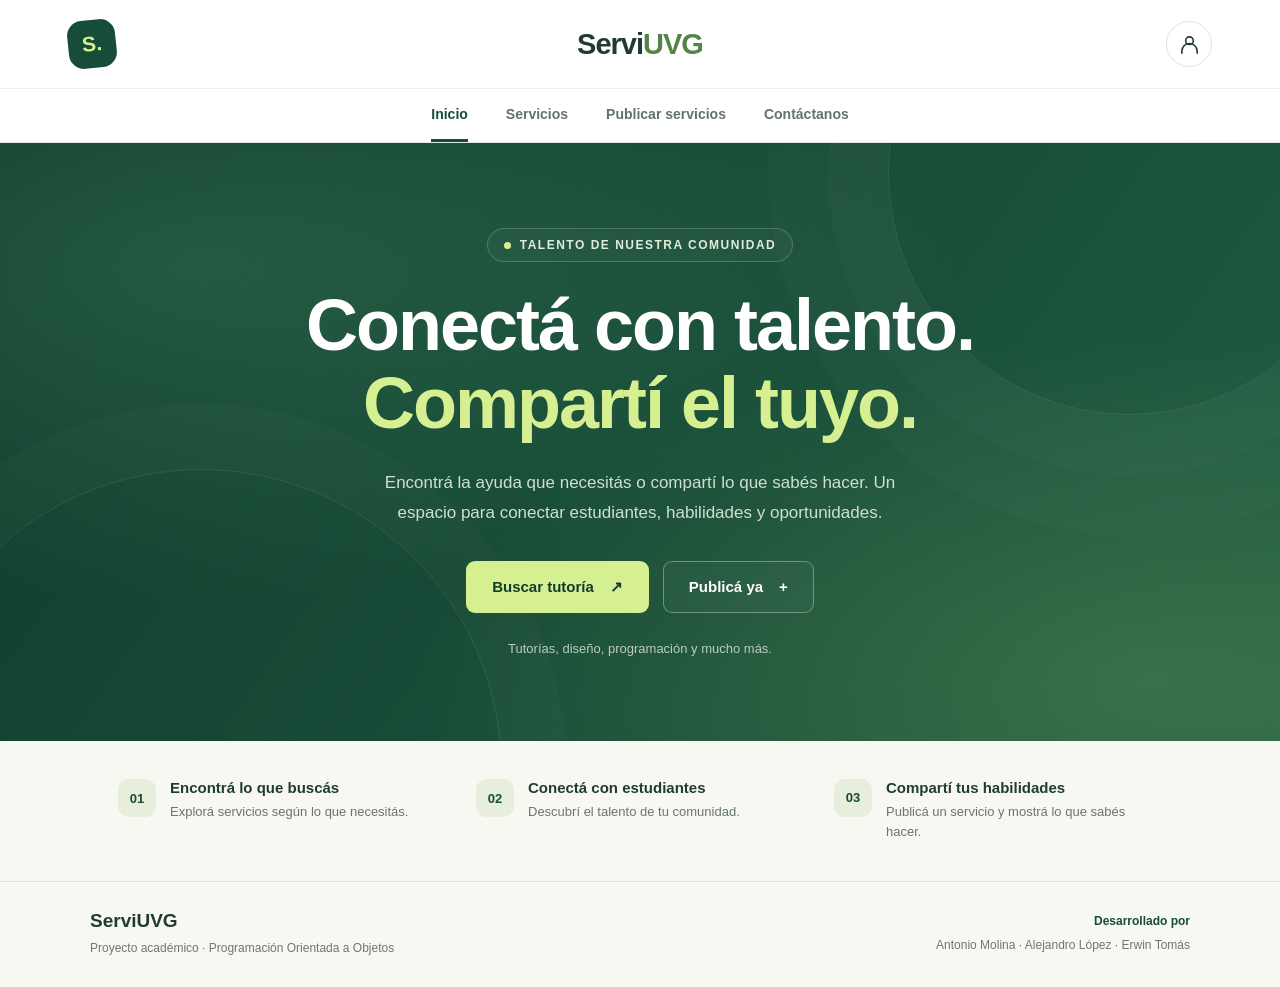
<file: src/main/resources/templates/index.html>
<!DOCTYPE html>
<html lang="es">
<head>
    <meta charset="UTF-8">
    <meta name="viewport" content="width=device-width, initial-scale=1.0">
    <title>ServiUVG | Inicio</title>

    <style>
        :root {
            --verde: #164c38;
            --verde-oscuro: #103c2d;
            --crema: #f7f8f2;
            --lima: #d5ef91;
            --texto: #203c30;
        }

        * {
            box-sizing: border-box;
        }

        body {
            margin: 0;
            font-family: "Segoe UI", Arial, sans-serif;
            background: var(--crema);
            color: var(--texto);
        }

        a {
            color: inherit;
            text-decoration: none;
        }

        a:focus-visible {
            outline: 3px solid #82b649;
            outline-offset: 5px;
        }

        /* ENCABEZADO */

        .encabezado {
            background: white;
        }

        .barra-superior {
            max-width: 1200px;
            margin: auto;
            padding: 20px 28px;
            display: grid;
            grid-template-columns: 1fr auto 1fr;
            align-items: center;
        }

        .logo {
            width: 48px;
            height: 48px;
            display: grid;
            place-items: center;
            border-radius: 15px;
            background: var(--verde);
            color: var(--lima);
            font-size: 21px;
            font-weight: 800;
            transform: rotate(-6deg);
            justify-self: start;
        }

        .nombre-sitio {
            font-size: 29px;
            font-weight: 800;
            letter-spacing: -1px;
        }

        .nombre-sitio span {
            color: #548348;
        }

        .perfil {
            justify-self: end;
            display: grid;
            place-items: center;
            width: 46px;
            height: 46px;
            border: 1px solid #dce5dc;
            border-radius: 50%;
            transition: background 0.2s;
        }

        .perfil:hover {
            background: #edf4e8;
        }

        .perfil svg {
            width: 23px;
            height: 23px;
        }

        /* NAVEGACIÓN */

        .navegacion {
            display: flex;
            justify-content: center;
            gap: 38px;
            padding: 0 20px;
            border-top: 1px solid #eef1ea;
            border-bottom: 1px solid #e2e8dd;
        }

        .navegacion a {
            padding: 17px 0;
            font-size: 14px;
            font-weight: 600;
            color: #647368;
            border-bottom: 3px solid transparent;
        }

        .navegacion a:hover,
        .navegacion a[aria-current="page"] {
            color: var(--verde);
            border-bottom-color: var(--verde);
        }

        /* PORTADA: FONDO EXCLUSIVO DEL INICIO */

        .portada {
            position: relative;
            isolation: isolate;
            overflow: hidden;
            min-height: 570px;
            display: grid;
            place-items: center;
            padding: 85px 24px;
            text-align: center;
            color: white;
            background:
                radial-gradient(
                    ellipse at 15% 20%,
                    #478a6555,
                    transparent 50%
                ),
                radial-gradient(
                    ellipse at 90% 90%,
                    #a7c86b33,
                    transparent 45%
                ),
                linear-gradient(125deg, #103b2c, #205d43);
        }

        .portada::before,
        .portada::after {
            content: "";
            position: absolute;
            z-index: -1;
            width: 480px;
            height: 480px;
            border: 1px solid #ffffff18;
            border-radius: 50%;
            pointer-events: none;
        }

        .portada::before {
            top: -210px;
            right: -90px;
            box-shadow:
                0 0 0 60px #ffffff04,
                0 0 0 120px #ffffff04;
        }

        .portada::after {
            bottom: -330px;
            left: -100px;
            width: 600px;
            height: 600px;
            box-shadow: 0 0 0 65px #ffffff04;
        }

        .contenido-portada {
            max-width: 800px;
        }

        .etiqueta {
            display: inline-flex;
            align-items: center;
            gap: 9px;
            margin: 0 0 25px;
            padding: 9px 16px;
            border: 1px solid #ffffff30;
            border-radius: 30px;
            background: #ffffff08;
            color: #e0edda;
            font-size: 12px;
            font-weight: 600;
            letter-spacing: 1.5px;
            text-transform: uppercase;
        }

        .etiqueta::before {
            content: "";
            width: 7px;
            height: 7px;
            border-radius: 50%;
            background: var(--lima);
        }

        h1 {
            margin: 0;
            font-size: clamp(38px, 6.5vw, 72px);
            line-height: 1.08;
            letter-spacing: -2px;
            font-weight: 750;
        }

        h1 span {
            color: var(--lima);
        }

        .descripcion {
            max-width: 530px;
            margin: 25px auto 32px;
            font-size: 17px;
            line-height: 1.8;
            color: #d0dfd3;
        }

        .botones {
            display: flex;
            justify-content: center;
            flex-wrap: wrap;
            gap: 14px;
        }

        .boton {
            display: inline-flex;
            align-items: center;
            justify-content: center;
            gap: 16px;
            min-height: 52px;
            padding: 15px 25px;
            border: 1px solid transparent;
            border-radius: 9px;
            font-size: 15px;
            font-weight: 700;
            transition:
                transform 0.2s,
                background 0.2s;
        }

        .boton:hover {
            transform: translateY(-3px);
        }

        .boton-principal {
            background: var(--lima);
            color: var(--verde-oscuro);
        }

        .boton-principal:hover {
            background: #e2f6b3;
        }

        .boton-secundario {
            border-color: #ffffff55;
            color: white;
            background: #ffffff08;
        }

        .boton-secundario:hover {
            background: #ffffff18;
        }

        .nota-portada {
            margin: 28px 0 0;
            color: #b8cebe;
            font-size: 13px;
        }

        /* FRANJA INFORMATIVA */

        .ventajas {
            max-width: 1100px;
            margin: auto;
            display: grid;
            grid-template-columns: repeat(3, 1fr);
            gap: 30px;
            padding: 38px 28px;
        }

        .ventaja {
            display: flex;
            align-items: flex-start;
            gap: 14px;
        }

        .numero {
            display: grid;
            place-items: center;
            width: 38px;
            height: 38px;
            flex-shrink: 0;
            background: #e8eedc;
            border-radius: 11px;
            color: var(--verde);
            font-size: 13px;
            font-weight: 800;
        }

        .ventaja h2 {
            margin: 0 0 6px;
            font-size: 15px;
        }

        .ventaja p {
            margin: 0;
            color: #69766c;
            font-size: 13px;
            line-height: 1.6;
        }

        /* FOOTER */

        footer {
            border-top: 1px solid #dfe5d8;
            padding: 28px;
        }

        .contenido-footer {
            max-width: 1100px;
            margin: auto;
            display: flex;
            justify-content: space-between;
            align-items: center;
            gap: 24px;
        }

        .marca-footer {
            margin: 0 0 6px;
            font-size: 19px;
            font-weight: 800;
        }

        .detalle-footer {
            margin: 0;
            color: #6c786e;
            font-size: 12px;
            line-height: 1.7;
        }

        .equipo {
            text-align: right;
        }

        .equipo strong {
            display: block;
            margin-bottom: 7px;
            font-size: 12px;
            color: var(--verde);
        }

        /* ADAPTACIÓN A CELULARES */

        @media (max-width: 600px) {
            .barra-superior {
                padding: 16px;
            }

            .nombre-sitio {
                font-size: 25px;
            }

            .logo {
                width: 40px;
                height: 40px;
                font-size: 18px;
            }

            .perfil {
                width: 40px;
                height: 40px;
            }

            .navegacion {
                gap: 0;
                justify-content: space-around;
                padding: 0 8px;
            }

            .navegacion a {
                font-size: 12px;
            }

            .portada {
                min-height: 510px;
                padding: 65px 20px;
            }

            h1 {
                letter-spacing: -1px;
            }

            .descripcion {
                font-size: 15px;
            }

            .ventajas {
                grid-template-columns: 1fr;
                gap: 24px;
            }

            .contenido-footer {
                flex-direction: column;
                text-align: center;
            }

            .equipo {
                text-align: center;
            }
        }
        /* ANIMACIONES DE ENTRADA */

@keyframes aparecer {
    from {
        opacity: 0;
        transform: translateY(22px);
    }
    to {
        opacity: 1;
        transform: translateY(0);
    }
}

.contenido-portada > * {
    animation: aparecer 0.8s ease-out both;
}

.contenido-portada .etiqueta {
    animation-delay: 0.1s;
}

.contenido-portada h1 {
    animation-delay: 0.25s;
}

.contenido-portada .descripcion {
    animation-delay: 0.4s;
}

.contenido-portada .botones {
    animation-delay: 0.55s;
}

.contenido-portada .nota-portada {
    animation-delay: 0.7s;
}

/* MOVIMIENTO SUAVE DEL FONDO */

@keyframes flotar {
    from {
        transform: translate(0, 0);
    }
    to {
        transform: translate(-25px, 30px);
    }
}

.portada::before {
    animation: flotar 12s ease-in-out infinite alternate;
}

.portada::after {
    animation: flotar 15s ease-in-out infinite alternate-reverse;
}

/* LOGO Y PERFIL */

.logo {
    transition:
        transform 0.3s ease,
        box-shadow 0.3s ease;
}

.logo:hover {
    transform: rotate(0deg) scale(1.08);
    box-shadow: 0 6px 18px #164c3825;
}

.perfil {
    transition:
        transform 0.3s ease,
        background 0.3s ease,
        box-shadow 0.3s ease;
}

.perfil:hover {
    transform: translateY(-3px);
    box-shadow: 0 5px 15px #164c3815;
}

/* LÍNEA ANIMADA DE LA NAVEGACIÓN */

.navegacion a {
    position: relative;
    border-bottom-color: transparent;
    transition: color 0.25s ease;
}

.navegacion a:hover,
.navegacion a[aria-current="page"] {
    border-bottom-color: transparent;
}

.navegacion a::after {
    content: "";
    position: absolute;
    bottom: -3px;
    left: 0;
    width: 100%;
    height: 3px;
    background: var(--verde);
    transform: scaleX(0);
    transform-origin: center;
    transition: transform 0.25s ease;
}

.navegacion a:hover::after,
.navegacion a:focus-visible::after,
.navegacion a[aria-current="page"]::after {
    transform: scaleX(1);
}

/* BOTONES */

.boton {
    transition:
        transform 0.25s ease,
        background 0.25s ease,
        box-shadow 0.25s ease;
}

.boton:hover {
    box-shadow: 0 10px 25px #00000020;
}

.boton:active {
    transform: translateY(0) scale(0.97);
}

.boton span {
    display: inline-block;
    transition: transform 0.25s ease;
}

.boton-principal:hover span {
    transform: translate(3px, -3px);
}

.boton-secundario:hover span {
    transform: rotate(90deg);
}

/* TARJETAS INFORMATIVAS */

.ventaja {
    animation: aparecer 0.7s ease-out both;
}

.ventaja:nth-child(1) {
    animation-delay: 0.65s;
}

.ventaja:nth-child(2) {
    animation-delay: 0.8s;
}

.ventaja:nth-child(3) {
    animation-delay: 0.95s;
}

.numero {
    transition:
        transform 0.3s ease,
        background 0.3s ease;
}

.ventaja:hover .numero {
    transform: rotate(-8deg) scale(1.1);
    background: var(--lima);
}

/* RESPETAR LA PREFERENCIA DE MOVIMIENTO REDUCIDO */

@media (prefers-reduced-motion: reduce) {
    *,
    *::before,
    *::after {
        animation: none !important;
        transition: none !important;
    }
}
    </style>
</head>

<body>
    <header class="encabezado">
        <div class="barra-superior">
            <!-- Logo provisional: después podemos usar una imagen -->
            <a class="logo" href="/" aria-label="ServiUVG: inicio">
                S.
            </a>

            <a class="nombre-sitio" href="/">
                Servi<span>UVG</span>
            </a>

            <a class="perfil" href="/perfil" aria-label="Mi perfil">
                <svg
                    viewBox="0 0 24 24"
                    fill="none"
                    stroke="currentColor"
                    stroke-width="1.7"
                    stroke-linecap="round"
                    aria-hidden="true"
                >
                    <circle cx="12" cy="8" r="4"></circle>
                    <path d="M4 21v-2a8 8 0 0 1 16 0v2"></path>
                </svg>
            </a>
        </div>

        <nav class="navegacion" aria-label="Navegación principal">
            <a href="/" aria-current="page">Inicio</a>
            <a href="/servicios">Servicios</a>
            <a href="/publicar">Publicar servicios</a>
            <a href="/contacto">Contáctanos</a>
        </nav>
    </header>

    <main>
        <section class="portada" aria-labelledby="titulo-inicio">
            <div class="contenido-portada">
                <p class="etiqueta">Talento de nuestra comunidad</p>

                <h1 id="titulo-inicio">
                    Conectá con talento.<br>
                    <span>Compartí el tuyo.</span>
                </h1>

                <p class="descripcion">
                    Encontrá la ayuda que necesitás o compartí lo que
                    sabés hacer. Un espacio para conectar estudiantes,
                    habilidades y oportunidades.
                </p>

                <div class="botones">
                    <a
                        href="/servicios?categoria=tutorias"
                        class="boton boton-principal"
                    >
                        Buscar tutoría
                        <span aria-hidden="true">↗</span>
                    </a>

                    <a href="/publicar" class="boton boton-secundario">
                        Publicá ya
                        <span aria-hidden="true">+</span>
                    </a>
                </div>

                <p class="nota-portada">
                    Tutorías, diseño, programación y mucho más.
                </p>
            </div>
        </section>

        <section class="ventajas" aria-label="Cómo funciona ServiUVG">
            <article class="ventaja">
                <span class="numero" aria-hidden="true">01</span>
                <div>
                    <h2>Encontrá lo que buscás</h2>
                    <p>Explorá servicios según lo que necesitás.</p>
                </div>
            </article>

            <article class="ventaja">
                <span class="numero" aria-hidden="true">02</span>
                <div>
                    <h2>Conectá con estudiantes</h2>
                    <p>Descubrí el talento de tu comunidad.</p>
                </div>
            </article>

            <article class="ventaja">
                <span class="numero" aria-hidden="true">03</span>
                <div>
                    <h2>Compartí tus habilidades</h2>
                    <p>Publicá un servicio y mostrá lo que sabés hacer.</p>
                </div>
            </article>
        </section>
    </main>

    <footer>
        <div class="contenido-footer">
            <div>
                <p class="marca-footer">ServiUVG</p>
                <p class="detalle-footer">
                    Proyecto académico · Programación Orientada a Objetos
                </p>
            </div>

            <div class="equipo">
                <strong>Desarrollado por</strong>
                <p class="detalle-footer">
                    Antonio Molina · Alejandro López · Erwin Tomás
                </p>
            </div>
        </div>
    </footer>
</body>
</html>
</file>
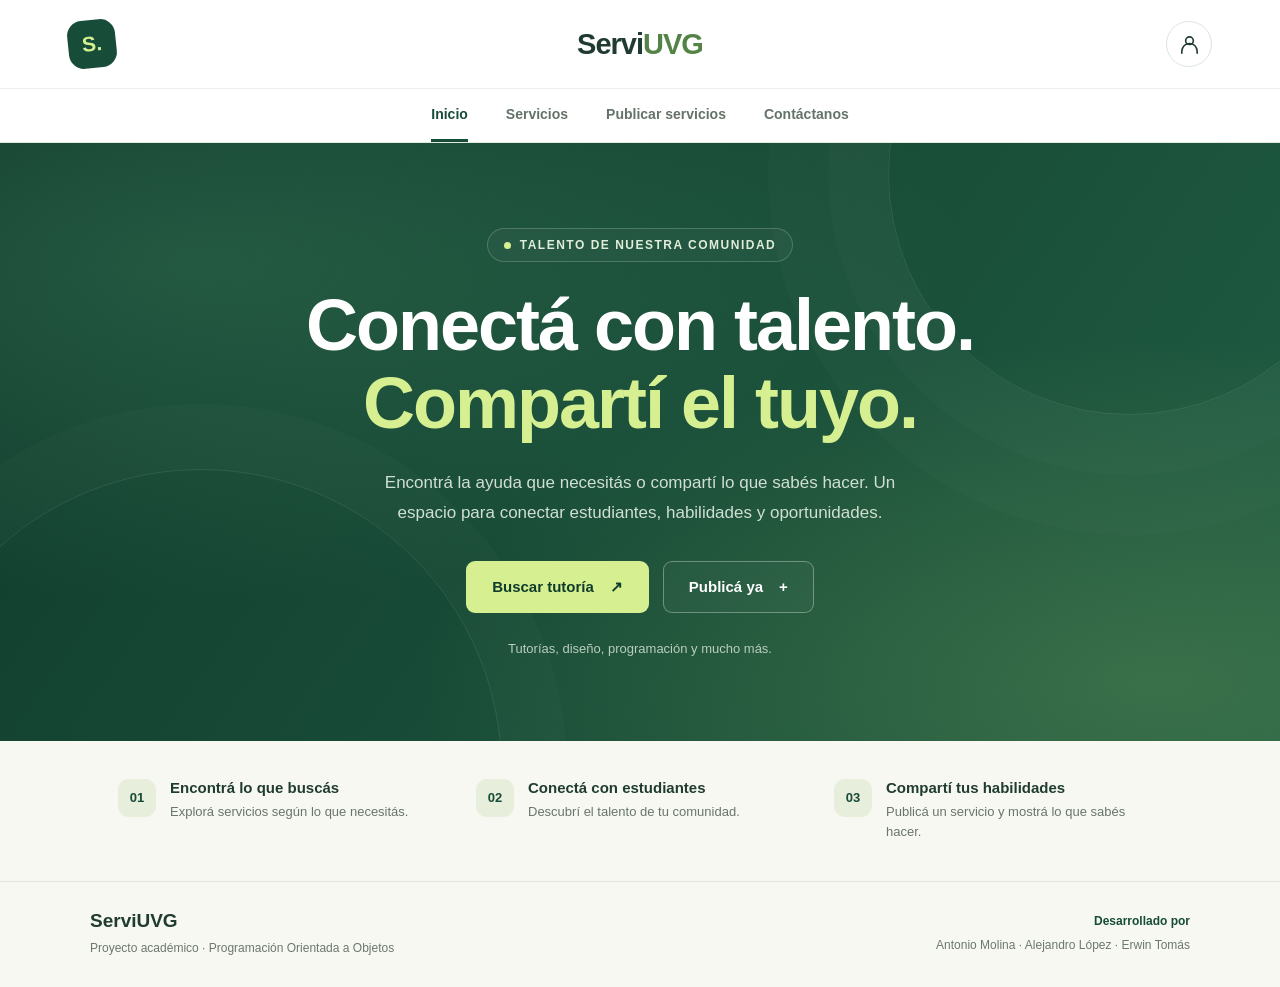
<file: backend/src/main/resources/static/index.html>
<!DOCTYPE html>
<html lang="es">
<head>
    <meta charset="UTF-8">
    <meta name="viewport" content="width=device-width, initial-scale=1.0">
    <title>ServiUVG | Inicio</title>

    <style>
        :root {
            --verde: #164c38;
            --verde-oscuro: #103c2d;
            --crema: #f7f8f2;
            --lima: #d5ef91;
            --texto: #203c30;
        }

        * {
            box-sizing: border-box;
        }

        body {
            margin: 0;
            font-family: "Segoe UI", Arial, sans-serif;
            background: var(--crema);
            color: var(--texto);
        }

        a {
            color: inherit;
            text-decoration: none;
        }

        a:focus-visible {
            outline: 3px solid #82b649;
            outline-offset: 5px;
        }

        /* ENCABEZADO */

        .encabezado {
            background: white;
        }

        .barra-superior {
            max-width: 1200px;
            margin: auto;
            padding: 20px 28px;
            display: grid;
            grid-template-columns: 1fr auto 1fr;
            align-items: center;
        }

        .logo {
            width: 48px;
            height: 48px;
            display: grid;
            place-items: center;
            border-radius: 15px;
            background: var(--verde);
            color: var(--lima);
            font-size: 21px;
            font-weight: 800;
            transform: rotate(-6deg);
            justify-self: start;
        }

        .nombre-sitio {
            font-size: 29px;
            font-weight: 800;
            letter-spacing: -1px;
        }

        .nombre-sitio span {
            color: #548348;
        }

        .perfil {
            justify-self: end;
            display: grid;
            place-items: center;
            width: 46px;
            height: 46px;
            border: 1px solid #dce5dc;
            border-radius: 50%;
            transition: background 0.2s;
        }

        .perfil:hover {
            background: #edf4e8;
        }

        .perfil svg {
            width: 23px;
            height: 23px;
        }

        /* NAVEGACIÓN */

        .navegacion {
            display: flex;
            justify-content: center;
            gap: 38px;
            padding: 0 20px;
            border-top: 1px solid #eef1ea;
            border-bottom: 1px solid #e2e8dd;
        }

        .navegacion a {
            padding: 17px 0;
            font-size: 14px;
            font-weight: 600;
            color: #647368;
            border-bottom: 3px solid transparent;
        }

        .navegacion a:hover,
        .navegacion a[aria-current="page"] {
            color: var(--verde);
            border-bottom-color: var(--verde);
        }

        /* PORTADA: FONDO EXCLUSIVO DEL INICIO */

        .portada {
            position: relative;
            isolation: isolate;
            overflow: hidden;
            min-height: 570px;
            display: grid;
            place-items: center;
            padding: 85px 24px;
            text-align: center;
            color: white;
            background:
                radial-gradient(
                    ellipse at 15% 20%,
                    #478a6555,
                    transparent 50%
                ),
                radial-gradient(
                    ellipse at 90% 90%,
                    #a7c86b33,
                    transparent 45%
                ),
                linear-gradient(125deg, #103b2c, #205d43);
        }

        .portada::before,
        .portada::after {
            content: "";
            position: absolute;
            z-index: -1;
            width: 480px;
            height: 480px;
            border: 1px solid #ffffff18;
            border-radius: 50%;
            pointer-events: none;
        }

        .portada::before {
            top: -210px;
            right: -90px;
            box-shadow:
                0 0 0 60px #ffffff04,
                0 0 0 120px #ffffff04;
        }

        .portada::after {
            bottom: -330px;
            left: -100px;
            width: 600px;
            height: 600px;
            box-shadow: 0 0 0 65px #ffffff04;
        }

        .contenido-portada {
            max-width: 800px;
        }

        .etiqueta {
            display: inline-flex;
            align-items: center;
            gap: 9px;
            margin: 0 0 25px;
            padding: 9px 16px;
            border: 1px solid #ffffff30;
            border-radius: 30px;
            background: #ffffff08;
            color: #e0edda;
            font-size: 12px;
            font-weight: 600;
            letter-spacing: 1.5px;
            text-transform: uppercase;
        }

        .etiqueta::before {
            content: "";
            width: 7px;
            height: 7px;
            border-radius: 50%;
            background: var(--lima);
        }

        h1 {
            margin: 0;
            font-size: clamp(38px, 6.5vw, 72px);
            line-height: 1.08;
            letter-spacing: -2px;
            font-weight: 750;
        }

        h1 span {
            color: var(--lima);
        }

        .descripcion {
            max-width: 530px;
            margin: 25px auto 32px;
            font-size: 17px;
            line-height: 1.8;
            color: #d0dfd3;
        }

        .botones {
            display: flex;
            justify-content: center;
            flex-wrap: wrap;
            gap: 14px;
        }

        .boton {
            display: inline-flex;
            align-items: center;
            justify-content: center;
            gap: 16px;
            min-height: 52px;
            padding: 15px 25px;
            border: 1px solid transparent;
            border-radius: 9px;
            font-size: 15px;
            font-weight: 700;
            transition:
                transform 0.2s,
                background 0.2s;
        }

        .boton:hover {
            transform: translateY(-3px);
        }

        .boton-principal {
            background: var(--lima);
            color: var(--verde-oscuro);
        }

        .boton-principal:hover {
            background: #e2f6b3;
        }

        .boton-secundario {
            border-color: #ffffff55;
            color: white;
            background: #ffffff08;
        }

        .boton-secundario:hover {
            background: #ffffff18;
        }

        .nota-portada {
            margin: 28px 0 0;
            color: #b8cebe;
            font-size: 13px;
        }

        /* FRANJA INFORMATIVA */

        .ventajas {
            max-width: 1100px;
            margin: auto;
            display: grid;
            grid-template-columns: repeat(3, 1fr);
            gap: 30px;
            padding: 38px 28px;
        }

        .ventaja {
            display: flex;
            align-items: flex-start;
            gap: 14px;
        }

        .numero {
            display: grid;
            place-items: center;
            width: 38px;
            height: 38px;
            flex-shrink: 0;
            background: #e8eedc;
            border-radius: 11px;
            color: var(--verde);
            font-size: 13px;
            font-weight: 800;
        }

        .ventaja h2 {
            margin: 0 0 6px;
            font-size: 15px;
        }

        .ventaja p {
            margin: 0;
            color: #69766c;
            font-size: 13px;
            line-height: 1.6;
        }

        /* FOOTER */

        footer {
            border-top: 1px solid #dfe5d8;
            padding: 28px;
        }

        .contenido-footer {
            max-width: 1100px;
            margin: auto;
            display: flex;
            justify-content: space-between;
            align-items: center;
            gap: 24px;
        }

        .marca-footer {
            margin: 0 0 6px;
            font-size: 19px;
            font-weight: 800;
        }

        .detalle-footer {
            margin: 0;
            color: #6c786e;
            font-size: 12px;
            line-height: 1.7;
        }

        .equipo {
            text-align: right;
        }

        .equipo strong {
            display: block;
            margin-bottom: 7px;
            font-size: 12px;
            color: var(--verde);
        }

        /* ADAPTACIÓN A CELULARES */

        @media (max-width: 600px) {
            .barra-superior {
                padding: 16px;
            }

            .nombre-sitio {
                font-size: 25px;
            }

            .logo {
                width: 40px;
                height: 40px;
                font-size: 18px;
            }

            .perfil {
                width: 40px;
                height: 40px;
            }

            .navegacion {
                gap: 0;
                justify-content: space-around;
                padding: 0 8px;
            }

            .navegacion a {
                font-size: 12px;
            }

            .portada {
                min-height: 510px;
                padding: 65px 20px;
            }

            h1 {
                letter-spacing: -1px;
            }

            .descripcion {
                font-size: 15px;
            }

            .ventajas {
                grid-template-columns: 1fr;
                gap: 24px;
            }

            .contenido-footer {
                flex-direction: column;
                text-align: center;
            }

            .equipo {
                text-align: center;
            }
        }
        /* ANIMACIONES DE ENTRADA */

@keyframes aparecer {
    from {
        opacity: 0;
        transform: translateY(22px);
    }
    to {
        opacity: 1;
        transform: translateY(0);
    }
}

.contenido-portada > * {
    animation: aparecer 0.8s ease-out both;
}

.contenido-portada .etiqueta {
    animation-delay: 0.1s;
}

.contenido-portada h1 {
    animation-delay: 0.25s;
}

.contenido-portada .descripcion {
    animation-delay: 0.4s;
}

.contenido-portada .botones {
    animation-delay: 0.55s;
}

.contenido-portada .nota-portada {
    animation-delay: 0.7s;
}

/* MOVIMIENTO SUAVE DEL FONDO */

@keyframes flotar {
    from {
        transform: translate(0, 0);
    }
    to {
        transform: translate(-25px, 30px);
    }
}

.portada::before {
    animation: flotar 12s ease-in-out infinite alternate;
}

.portada::after {
    animation: flotar 15s ease-in-out infinite alternate-reverse;
}

/* LOGO Y PERFIL */

.logo {
    transition:
        transform 0.3s ease,
        box-shadow 0.3s ease;
}

.logo:hover {
    transform: rotate(0deg) scale(1.08);
    box-shadow: 0 6px 18px #164c3825;
}

.perfil {
    transition:
        transform 0.3s ease,
        background 0.3s ease,
        box-shadow 0.3s ease;
}

.perfil:hover {
    transform: translateY(-3px);
    box-shadow: 0 5px 15px #164c3815;
}

/* LÍNEA ANIMADA DE LA NAVEGACIÓN */

.navegacion a {
    position: relative;
    border-bottom-color: transparent;
    transition: color 0.25s ease;
}

.navegacion a:hover,
.navegacion a[aria-current="page"] {
    border-bottom-color: transparent;
}

.navegacion a::after {
    content: "";
    position: absolute;
    bottom: -3px;
    left: 0;
    width: 100%;
    height: 3px;
    background: var(--verde);
    transform: scaleX(0);
    transform-origin: center;
    transition: transform 0.25s ease;
}

.navegacion a:hover::after,
.navegacion a:focus-visible::after,
.navegacion a[aria-current="page"]::after {
    transform: scaleX(1);
}

/* BOTONES */

.boton {
    transition:
        transform 0.25s ease,
        background 0.25s ease,
        box-shadow 0.25s ease;
}

.boton:hover {
    box-shadow: 0 10px 25px #00000020;
}

.boton:active {
    transform: translateY(0) scale(0.97);
}

.boton span {
    display: inline-block;
    transition: transform 0.25s ease;
}

.boton-principal:hover span {
    transform: translate(3px, -3px);
}

.boton-secundario:hover span {
    transform: rotate(90deg);
}

/* TARJETAS INFORMATIVAS */

.ventaja {
    animation: aparecer 0.7s ease-out both;
}

.ventaja:nth-child(1) {
    animation-delay: 0.65s;
}

.ventaja:nth-child(2) {
    animation-delay: 0.8s;
}

.ventaja:nth-child(3) {
    animation-delay: 0.95s;
}

.numero {
    transition:
        transform 0.3s ease,
        background 0.3s ease;
}

.ventaja:hover .numero {
    transform: rotate(-8deg) scale(1.1);
    background: var(--lima);
}

/* RESPETAR LA PREFERENCIA DE MOVIMIENTO REDUCIDO */

@media (prefers-reduced-motion: reduce) {
    *,
    *::before,
    *::after {
        animation: none !important;
        transition: none !important;
    }
}
    </style>
</head>

<body>
    <header class="encabezado">
        <div class="barra-superior">
            <!-- Logo provisional: después podemos usar una imagen -->
            <a class="logo" href="index.html" aria-label="ServiUVG: inicio">
                S.
            </a>

            <a class="nombre-sitio" href="index.html">
                Servi<span>UVG</span>
            </a>

            <a class="perfil" href="perfil.html" aria-label="Mi perfil">
                <svg
                    viewBox="0 0 24 24"
                    fill="none"
                    stroke="currentColor"
                    stroke-width="1.7"
                    stroke-linecap="round"
                    aria-hidden="true"
                >
                    <circle cx="12" cy="8" r="4"></circle>
                    <path d="M4 21v-2a8 8 0 0 1 16 0v2"></path>
                </svg>
            </a>
        </div>

        <nav class="navegacion" aria-label="Navegación principal">
            <a href="index.html" aria-current="page">Inicio</a>
            <a href="servicios.html">Servicios</a>
            <a href="publicar.html">Publicar servicios</a>
            <a href="contacto.html">Contáctanos</a>
        </nav>
    </header>

    <main>
        <section class="portada" aria-labelledby="titulo-inicio">
            <div class="contenido-portada">
                <p class="etiqueta">Talento de nuestra comunidad</p>

                <h1 id="titulo-inicio">
                    Conectá con talento.<br>
                    <span>Compartí el tuyo.</span>
                </h1>

                <p class="descripcion">
                    Encontrá la ayuda que necesitás o compartí lo que
                    sabés hacer. Un espacio para conectar estudiantes,
                    habilidades y oportunidades.
                </p>

                <div class="botones">
                    <a
                        href="servicios.html?categoria=tutorias"
                        class="boton boton-principal"
                    >
                        Buscar tutoría
                        <span aria-hidden="true">↗</span>
                    </a>

                    <a href="publicar.html" class="boton boton-secundario">
                        Publicá ya
                        <span aria-hidden="true">+</span>
                    </a>
                </div>

                <p class="nota-portada">
                    Tutorías, diseño, programación y mucho más.
                </p>
            </div>
        </section>

        <section class="ventajas" aria-label="Cómo funciona ServiUVG">
            <article class="ventaja">
                <span class="numero" aria-hidden="true">01</span>
                <div>
                    <h2>Encontrá lo que buscás</h2>
                    <p>Explorá servicios según lo que necesitás.</p>
                </div>
            </article>

            <article class="ventaja">
                <span class="numero" aria-hidden="true">02</span>
                <div>
                    <h2>Conectá con estudiantes</h2>
                    <p>Descubrí el talento de tu comunidad.</p>
                </div>
            </article>

            <article class="ventaja">
                <span class="numero" aria-hidden="true">03</span>
                <div>
                    <h2>Compartí tus habilidades</h2>
                    <p>Publicá un servicio y mostrá lo que sabés hacer.</p>
                </div>
            </article>
        </section>
    </main>

    <footer>
        <div class="contenido-footer">
            <div>
                <p class="marca-footer">ServiUVG</p>
                <p class="detalle-footer">
                    Proyecto académico · Programación Orientada a Objetos
                </p>
            </div>

            <div class="equipo">
                <strong>Desarrollado por</strong>
                <p class="detalle-footer">
                    Antonio Molina · Alejandro López · Erwin Tomás
                </p>
            </div>
        </div>
    </footer>
</body>
</html>
</file>
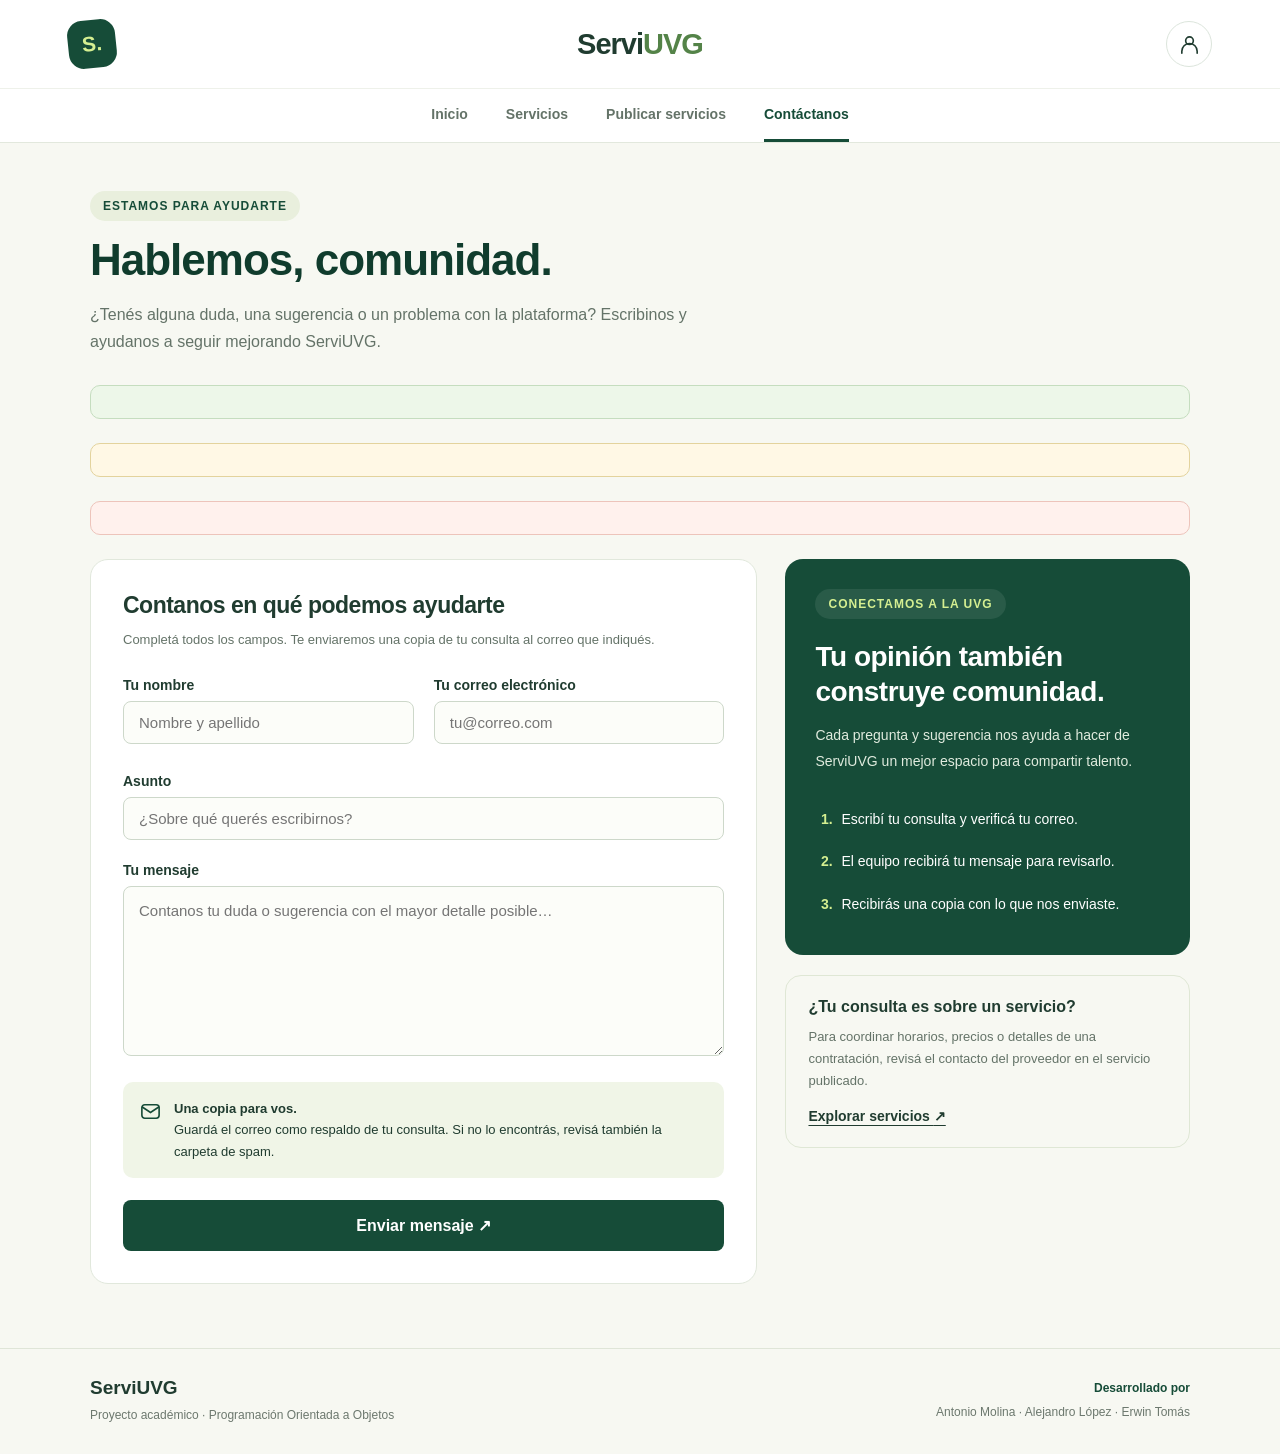
<file: src/main/resources/templates/contacto.html>
<!DOCTYPE html>
<html lang="es" xmlns:th="http://www.thymeleaf.org">
<head>
<meta charset="UTF-8">
<meta name="viewport" content="width=device-width, initial-scale=1.0">
<title>Contáctanos | ServiUVG</title>
<style>
        :root {
            --verde: #164c38;
            --verde-oscuro: #103c2d;
            --crema: #f7f8f2;
            --lima: #d5ef91;
            --texto: #203c30;
            --gris: #647368;
            --error: #e74c3c;
            --exito: #2ecc71;
        }

        * {
            box-sizing: border-box;
        }

        body {
            margin: 0;
            font-family: "Segoe UI", Arial, sans-serif;
            background: var(--crema);
            color: var(--texto);
        }

        a {
            color: inherit;
            text-decoration: none;
        }

        button, input, select, textarea {
            font: inherit;
        }

        /* ENCABEZADO */
        .encabezado {
            background: white;
        }

        .barra-superior {
            max-width: 1200px;
            margin: auto;
            padding: 20px 28px;
            display: grid;
            grid-template-columns: 1fr auto 1fr;
            align-items: center;
        }

        .logo {
            width: 48px;
            height: 48px;
            display: grid;
            place-items: center;
            border-radius: 15px;
            background: var(--verde);
            color: var(--lima);
            font-size: 21px;
            font-weight: 800;
            transform: rotate(-6deg);
            justify-self: start;
        }

        .nombre-sitio {
            font-size: 29px;
            font-weight: 800;
            letter-spacing: -1px;
        }

        .nombre-sitio span {
            color: #548348;
        }

        .perfil {
            justify-self: end;
            display: grid;
            place-items: center;
            width: 46px;
            height: 46px;
            border: 1px solid #dce5dc;
            border-radius: 50%;
        }

        .perfil svg {
            width: 23px;
            height: 23px;
        }

        .navegacion {
            display: flex;
            justify-content: center;
            gap: 38px;
            padding: 0 20px;
            border-top: 1px solid #eef1ea;
            border-bottom: 1px solid #e2e8dd;
        }

        .navegacion a {
            padding: 17px 0;
            font-size: 14px;
            font-weight: 600;
            color: var(--gris);
            border-bottom: 3px solid transparent;
        }

        .navegacion a:hover, .navegacion a[aria-current="page"] {
            color: var(--verde);
            border-bottom-color: var(--verde);
        }

        main {
            max-width: 700px;
            margin: 50px auto;
            padding: 40px;
            background: white;
            border-radius: 16px;
            box-shadow: 0 4px 20px rgba(0,0,0,0.05);
        }

        .encabezado-formulario {
            text-align: center;
            margin-bottom: 35px;
        }

        h1 {
            color: var(--verde-oscuro);
            margin: 0 0 10px;
            font-size: 32px;
            letter-spacing: -1px;
        }

        .descripcion {
            color: var(--gris);
            margin: 0;
            font-size: 16px;
        }

        .grupo-formulario {
            margin-bottom: 22px;
        }

        .grupo-formulario label {
            display: block;
            margin-bottom: 8px;
            font-size: 14px;
            font-weight: 700;
            color: var(--texto);
        }

        .grupo-formulario input,
        .grupo-formulario select,
        .grupo-formulario textarea {
            width: 100%;
            padding: 12px 15px;
            border: 1px solid #cdd8ca;
            border-radius: 8px;
            background: #fcfdf9;
            font-size: 15px;
            transition: border-color 0.2s, box-shadow 0.2s;
        }

        .grupo-formulario textarea {
            resize: vertical;
            min-height: 100px;
        }

        .grupo-formulario input:focus,
        .grupo-formulario select:focus,
        .grupo-formulario textarea:focus {
            outline: none;
            border-color: #578042;
            box-shadow: 0 0 0 3px #d5ef9140;
        }

        .fila-doble {
            display: grid;
            grid-template-columns: 1fr 1fr;
            gap: 20px;
        }

        .btn-submit {
            width: 100%;
            background: var(--verde);
            color: white;
            border: none;
            padding: 16px;
            border-radius: 8px;
            font-size: 16px;
            font-weight: bold;
            cursor: pointer;
            margin-top: 20px;
            transition: transform 0.2s, background 0.2s, box-shadow 0.2s;
        }

        .btn-submit:hover {
            background: #26724e;
            transform: translateY(-2px);
            box-shadow: 0 6px 14px #164c3815;
        }

        .mensaje-exito {
            background-color: #eafaf1;
            color: var(--exito);
            padding: 15px;
            border-radius: 8px;
            margin-bottom: 25px;
            font-size: 15px;
            text-align: center;
            font-weight: 600;
        }

        footer {
            border-top: 1px solid #dfe5d8;
            padding: 28px;
            margin-top: 50px;
            background: var(--crema);
        }

        .contenido-footer {
            max-width: 1100px;
            margin: auto;
            display: flex;
            justify-content: space-between;
            align-items: center;
        }

        .marca-footer {
            margin: 0 0 6px;
            font-size: 19px;
            font-weight: 800;
        }

        .detalle-footer {
            margin: 0;
            color: #6c786e;
            font-size: 12px;
        }

        .equipo strong {
            display: block;
            margin-bottom: 7px;
            font-size: 12px;
            color: var(--verde);
            text-align: right;
        }

        @media (max-width: 600px) {
            .fila-doble {
                grid-template-columns: 1fr;
                gap: 0;
            }
            .navegacion {
                gap: 15px;
            }
        }
    
        body { min-height:100vh; display:flex; flex-direction:column; }
        main { max-width:1100px; width:calc(100% - 48px); margin:48px auto 64px;
            padding:0; background:transparent; box-shadow:none; }
        .intro { max-width:650px; margin-bottom:30px; }
        .etiqueta { display:inline-block; background:#e9efdd; color:var(--verde);
            padding:8px 13px; border-radius:30px; font-size:12px; font-weight:700; letter-spacing:1px; }
        h1 { font-size:clamp(32px,5vw,44px); margin:14px 0; }
        .intro p:last-child { color:var(--gris); line-height:1.7; }
        .contacto-layout { display:grid; grid-template-columns: minmax(0,1.65fr) minmax(0,1fr); gap:28px; align-items:start; }
        .tarjeta-formulario { background:white; padding:32px; border:1px solid #e1e8dc; border-radius:18px; }
        .tarjeta-formulario h2 { margin:0 0 10px; font-size:23px; letter-spacing:-.5px; }
        .ayuda { color:var(--gris); font-size:13px; line-height:1.65; margin:0 0 26px; }
        .grupo-formulario textarea { min-height:170px; line-height:1.6; }
        .grupo-formulario [aria-invalid="true"] { border-color:#b03427; }
        .error-campo { display:block; color:#a22c22; font-size:13px; margin-top:7px; }
        .nota-copia { display:flex; gap:12px; align-items:flex-start; border-radius:10px;
            background:#f0f5e7; padding:16px; font-size:13px; line-height:1.65; }
        .nota-copia svg { width:23px; height:23px; flex-shrink:0; color:var(--verde); margin-top:2px; }
        .nota-copia p { margin:0; }
        .btn-submit { margin-top:22px; }
        .btn-submit:disabled { opacity:.7; cursor:wait; transform:none; }
        .panel-ayuda { background:var(--verde); color:white; padding:30px; border-radius:18px; }
        .panel-ayuda .etiqueta { background:#ffffff15; color:var(--lima); }
        .panel-ayuda h2 { font-size:28px; line-height:1.25; letter-spacing:-.5px; margin:20px 0 14px; }
        .panel-ayuda p { font-size:14px; line-height:1.8; color:#e0ebde; }
        .pasos { padding-left:21px; margin:24px 0 0; }
        .pasos li { padding:10px 0 10px 5px; font-size:14px; line-height:1.6; }
        .pasos li::marker { color:var(--lima); font-weight:700; }
        .ayuda-extra { border:1px solid #dfe7d5; border-radius:16px; padding:22px; margin-top:20px; }
        .ayuda-extra h3 { margin:0 0 10px; font-size:16px; }
        .ayuda-extra p { color:var(--gris); font-size:13px; line-height:1.7; margin:0; }
        .ayuda-extra a { display:inline-block; margin-top:16px; font-size:14px; font-weight:700; text-decoration:underline; text-underline-offset:4px; }
        .aviso { border:1px solid #c5ddbf; border-radius:10px; background:#edf7e9;
            color:#24552e; padding:16px 20px; line-height:1.6; margin-bottom:24px; }
        .aviso-error { background:#fff1ed; border-color:#edc4bb; color:#95372c; }
        .aviso-advertencia { background:#fff8e5; border-color:#e3d39d; color:#705414; }
        footer { margin-top:auto; }
        .contenido-footer { gap:24px; }
        .detalle-footer { line-height:1.7; }
        a:focus-visible, button:focus-visible { outline:3px solid #82b649; outline-offset:4px; }
        .logo { transition:transform .25s; }
        .logo:hover { transform:rotate(0deg) scale(1.06); }
        @media(max-width:760px) {
            .contacto-layout { grid-template-columns:1fr; }
            main { width:calc(100% - 32px); margin-top:28px; }
            .tarjeta-formulario { padding:22px; }
        }
        @media(max-width:600px) {
            .barra-superior { padding:16px; }
            .nombre-sitio { font-size:25px; }
            .logo, .perfil { width:40px; height:40px; }
            .navegacion { gap:0; justify-content:space-around; padding:0 8px; }
            .navegacion a { font-size:12px; }
            .contenido-footer { flex-direction:column; text-align:center; }
            .equipo strong { text-align:center; }
        }
        @media(prefers-reduced-motion:reduce) { * { transition:none !important; } }
</style>
</head>
<body>
<header class="encabezado">
        <div class="barra-superior">
            <!-- Logo provisional: después podemos usar una imagen -->
            <a class="logo" href="/" aria-label="ServiUVG: inicio">
                S.
            </a>

            <a class="nombre-sitio" href="/">
                Servi<span>UVG</span>
            </a>

            <a class="perfil" href="/perfil" aria-label="Mi perfil">
                <svg
                    viewBox="0 0 24 24"
                    fill="none"
                    stroke="currentColor"
                    stroke-width="1.7"
                    stroke-linecap="round"
                    aria-hidden="true"
                >
                    <circle cx="12" cy="8" r="4"></circle>
                    <path d="M4 21v-2a8 8 0 0 1 16 0v2"></path>
                </svg>
            </a>
        </div>

        <nav class="navegacion" aria-label="Navegación principal">
            <a href="/">Inicio</a>
            <a href="/servicios">Servicios</a>
            <a href="/publicar">Publicar servicios</a>
            <a href="/contacto" aria-current="page">Contáctanos</a>
        </nav>
    </header>
    <main id="contenido">
        <div class="intro">
            <span class="etiqueta">ESTAMOS PARA AYUDARTE</span>
            <h1>Hablemos, comunidad.</h1>
            <p>¿Tenés alguna duda, una sugerencia o un problema con la plataforma?
                Escribinos y ayudanos a seguir mejorando ServiUVG.</p>
        </div>
        <div th:if="${exito}" class="aviso" role="status" th:text="${exito}"></div>
        <div th:if="${advertencia}" class="aviso aviso-advertencia" role="status" th:text="${advertencia}"></div>
        <div th:if="${errorEnvio}" class="aviso aviso-error" role="alert" th:text="${errorEnvio}"></div>
        <div class="contacto-layout">
            <section class="tarjeta-formulario" aria-labelledby="titulo-formulario">
                <h2 id="titulo-formulario">Contanos en qué podemos ayudarte</h2>
                <p class="ayuda">Completá todos los campos. Te enviaremos una copia de tu consulta al correo que indiqués.</p>
                <form th:action="@{/contacto}" th:object="${contacto}" method="post" id="form-contacto">
                    <div class="fila-doble">
                        <div class="grupo-formulario">
                            <label for="nombre">Tu nombre</label>
                            <input type="text" id="nombre" th:field="*{nombre}" autocomplete="name" placeholder="Nombre y apellido" required maxlength="80"
                                aria-describedby="nombre-error" th:attr="aria-invalid=${#fields.hasErrors('nombre')}">
                            <span id="nombre-error" class="error-campo" th:if="${#fields.hasErrors('nombre')}" th:errors="*{nombre}"></span>
                        </div>
                        <div class="grupo-formulario">
                            <label for="correo">Tu correo electrónico</label>
                            <input type="email" id="correo" th:field="*{correo}" autocomplete="email" placeholder="tu@correo.com" required maxlength="254"
                                aria-describedby="correo-error" th:attr="aria-invalid=${#fields.hasErrors('correo')}">
                            <span id="correo-error" class="error-campo" th:if="${#fields.hasErrors('correo')}" th:errors="*{correo}"></span>
                        </div>
                    </div>
                    <div class="grupo-formulario">
                        <label for="asunto">Asunto</label>
                        <input type="text" id="asunto" th:field="*{asunto}" placeholder="¿Sobre qué querés escribirnos?" required maxlength="120"
                            aria-describedby="asunto-error" th:attr="aria-invalid=${#fields.hasErrors('asunto')}">
                        <span id="asunto-error" class="error-campo" th:if="${#fields.hasErrors('asunto')}" th:errors="*{asunto}"></span>
                    </div>
                    <div class="grupo-formulario">
                        <label for="mensaje">Tu mensaje</label>
                        <textarea id="mensaje" th:field="*{mensaje}" placeholder="Contanos tu duda o sugerencia con el mayor detalle posible…" required minlength="10" maxlength="5000"
                            aria-describedby="mensaje-error" th:attr="aria-invalid=${#fields.hasErrors('mensaje')}"></textarea>
                        <span id="mensaje-error" class="error-campo" th:if="${#fields.hasErrors('mensaje')}" th:errors="*{mensaje}"></span>
                    </div>
                    <div class="nota-copia"><svg viewBox="0 0 24 24" fill="none" stroke="currentColor" stroke-width="1.7" aria-hidden="true"><rect x="3" y="5" width="18" height="14" rx="3"/><path d="m3 7 9 6 9-6"/></svg><p><strong>Una copia para vos.</strong><br>Guardá el correo como respaldo de tu consulta. Si no lo encontrás, revisá también la carpeta de spam.</p></div>
                    <button type="submit" class="btn-submit" id="enviar">Enviar mensaje <span aria-hidden="true">↗</span></button>
                </form>
            </section>
            <aside aria-label="Información de contacto">
                <div class="panel-ayuda">
                    <span class="etiqueta">CONECTAMOS A LA UVG</span>
                    <h2>Tu opinión también construye comunidad.</h2>
                    <p>Cada pregunta y sugerencia nos ayuda a hacer de ServiUVG un mejor espacio para compartir talento.</p>
                    <ol class="pasos">
                        <li>Escribí tu consulta y verificá tu correo.</li>
                        <li>El equipo recibirá tu mensaje para revisarlo.</li>
                        <li>Recibirás una copia con lo que nos enviaste.</li>
                    </ol>
                </div>
                <div class="ayuda-extra">
                    <h3>¿Tu consulta es sobre un servicio?</h3>
                    <p>Para coordinar horarios, precios o detalles de una contratación, revisá el contacto del proveedor en el servicio publicado.</p>
                    <a href="/servicios">Explorar servicios <span aria-hidden="true">↗</span></a>
                </div>
            </aside>
        </div>
    </main>
<footer>
        <div class="contenido-footer">
            <div>
                <p class="marca-footer">ServiUVG</p>
                <p class="detalle-footer">
                    Proyecto académico · Programación Orientada a Objetos
                </p>
            </div>

            <div class="equipo">
                <strong>Desarrollado por</strong>
                <p class="detalle-footer">
                    Antonio Molina · Alejandro López · Erwin Tomás
                </p>
            </div>
        </div>
    </footer>
    <script>
        const formulario = document.getElementById('form-contacto');
        formulario.addEventListener('submit', () => {
            const boton = document.getElementById('enviar');
            boton.disabled = true;
            boton.textContent = 'Enviando…';
        });
        window.addEventListener('pageshow', () => {
            const boton = document.getElementById('enviar');
            boton.disabled = false;
            boton.textContent = 'Enviar mensaje ↗';
        });
    </script>
</body>
</html>
</file>
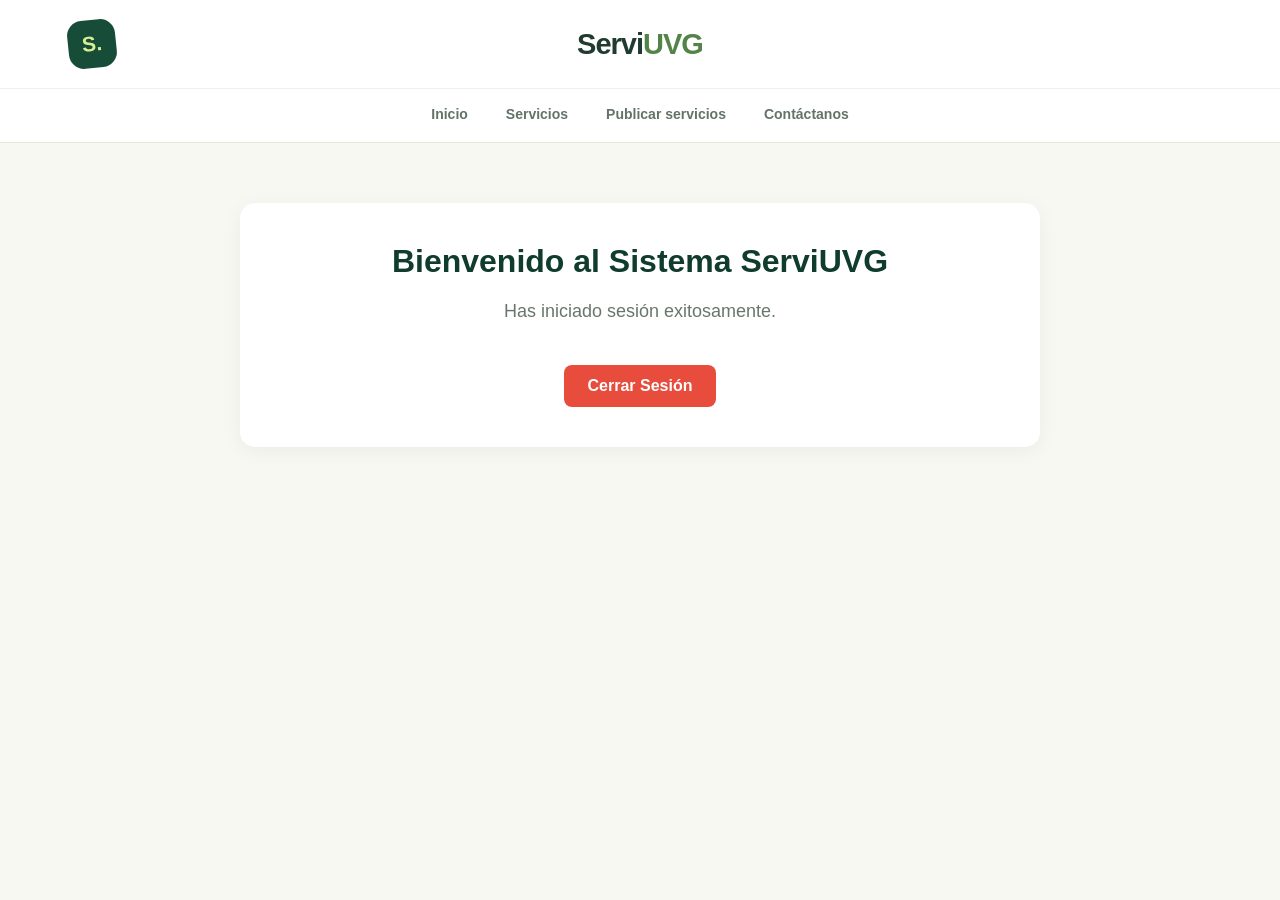
<file: src/main/resources/templates/dashboard.html>
<!DOCTYPE html>
<html xmlns:th="http://www.thymeleaf.org" lang="es">
<head>
    <meta charset="UTF-8">
    <meta name="viewport" content="width=device-width, initial-scale=1.0">
    <title>Panel Principal - ServiUVG</title>

    <style>
        :root {
            --verde: #164c38;
            --verde-oscuro: #103c2d;
            --crema: #f7f8f2;
            --lima: #d5ef91;
            --texto: #203c30;
        }

        * {
            box-sizing: border-box;
        }

        body {
            margin: 0;
            font-family: "Segoe UI", Arial, sans-serif;
            background: var(--crema);
            color: var(--texto);
        }

        a {
            color: inherit;
            text-decoration: none;
        }

        /* ENCABEZADO */
        .encabezado {
            background: white;
        }

        .barra-superior {
            max-width: 1200px;
            margin: auto;
            padding: 20px 28px;
            display: grid;
            grid-template-columns: 1fr auto 1fr;
            align-items: center;
        }

        .logo {
            width: 48px;
            height: 48px;
            display: grid;
            place-items: center;
            border-radius: 15px;
            background: var(--verde);
            color: var(--lima);
            font-size: 21px;
            font-weight: 800;
            transform: rotate(-6deg);
            justify-self: start;
        }

        .nombre-sitio {
            font-size: 29px;
            font-weight: 800;
            letter-spacing: -1px;
        }

        .nombre-sitio span {
            color: #548348;
        }

        /* NAVEGACIÓN */
        .navegacion {
            display: flex;
            justify-content: center;
            gap: 38px;
            padding: 0 20px;
            border-top: 1px solid #eef1ea;
            border-bottom: 1px solid #e2e8dd;
        }

        .navegacion a {
            padding: 17px 0;
            font-size: 14px;
            font-weight: 600;
            color: #647368;
            border-bottom: 3px solid transparent;
        }

        .navegacion a:hover {
            color: var(--verde);
            border-bottom-color: var(--verde);
        }

        /* CONTENIDO PRINCIPAL */
        main {
            max-width: 800px;
            margin: 60px auto;
            padding: 40px;
            background: white;
            border-radius: 15px;
            box-shadow: 0 4px 20px rgba(0,0,0,0.05);
            text-align: center;
        }

        h1 {
            color: var(--verde-oscuro);
            margin-top: 0;
        }

        p {
            font-size: 18px;
            color: #69766c;
        }

        .btn-logout {
            background: #e74c3c;
            color: white;
            border: none;
            padding: 12px 24px;
            border-radius: 8px;
            font-size: 16px;
            font-weight: bold;
            cursor: pointer;
            margin-top: 25px;
            transition: background 0.3s;
        }

        .btn-logout:hover {
            background: #c0392b;
        }
    </style>
</head>
<body>
    <header class="encabezado">
        <div class="barra-superior">
            <a class="logo" href="/" aria-label="ServiUVG: inicio">S.</a>
            <a class="nombre-sitio" href="/">Servi<span>UVG</span></a>
            <div style="justify-self: end;"></div> <!-- Espacio vacío para mantener el centro del grid -->
        </div>

        <nav class="navegacion" aria-label="Navegación principal">
            <a href="/">Inicio</a>
            <a href="/servicios">Servicios</a>
            <a href="/publicar">Publicar servicios</a>
            <a href="/contacto">Contáctanos</a>
        </nav>
    </header>

    <main>
        <h1>Bienvenido al Sistema ServiUVG</h1>
        <p>Has iniciado sesión exitosamente.</p>

        <!-- Formulario de cierre de sesión conectado a Spring Security -->
        <form th:action="@{/logout}" method="post">
            <button type="submit" class="btn-logout">Cerrar Sesión</button>
        </form>
    </main>
</body>
</html>
</file>
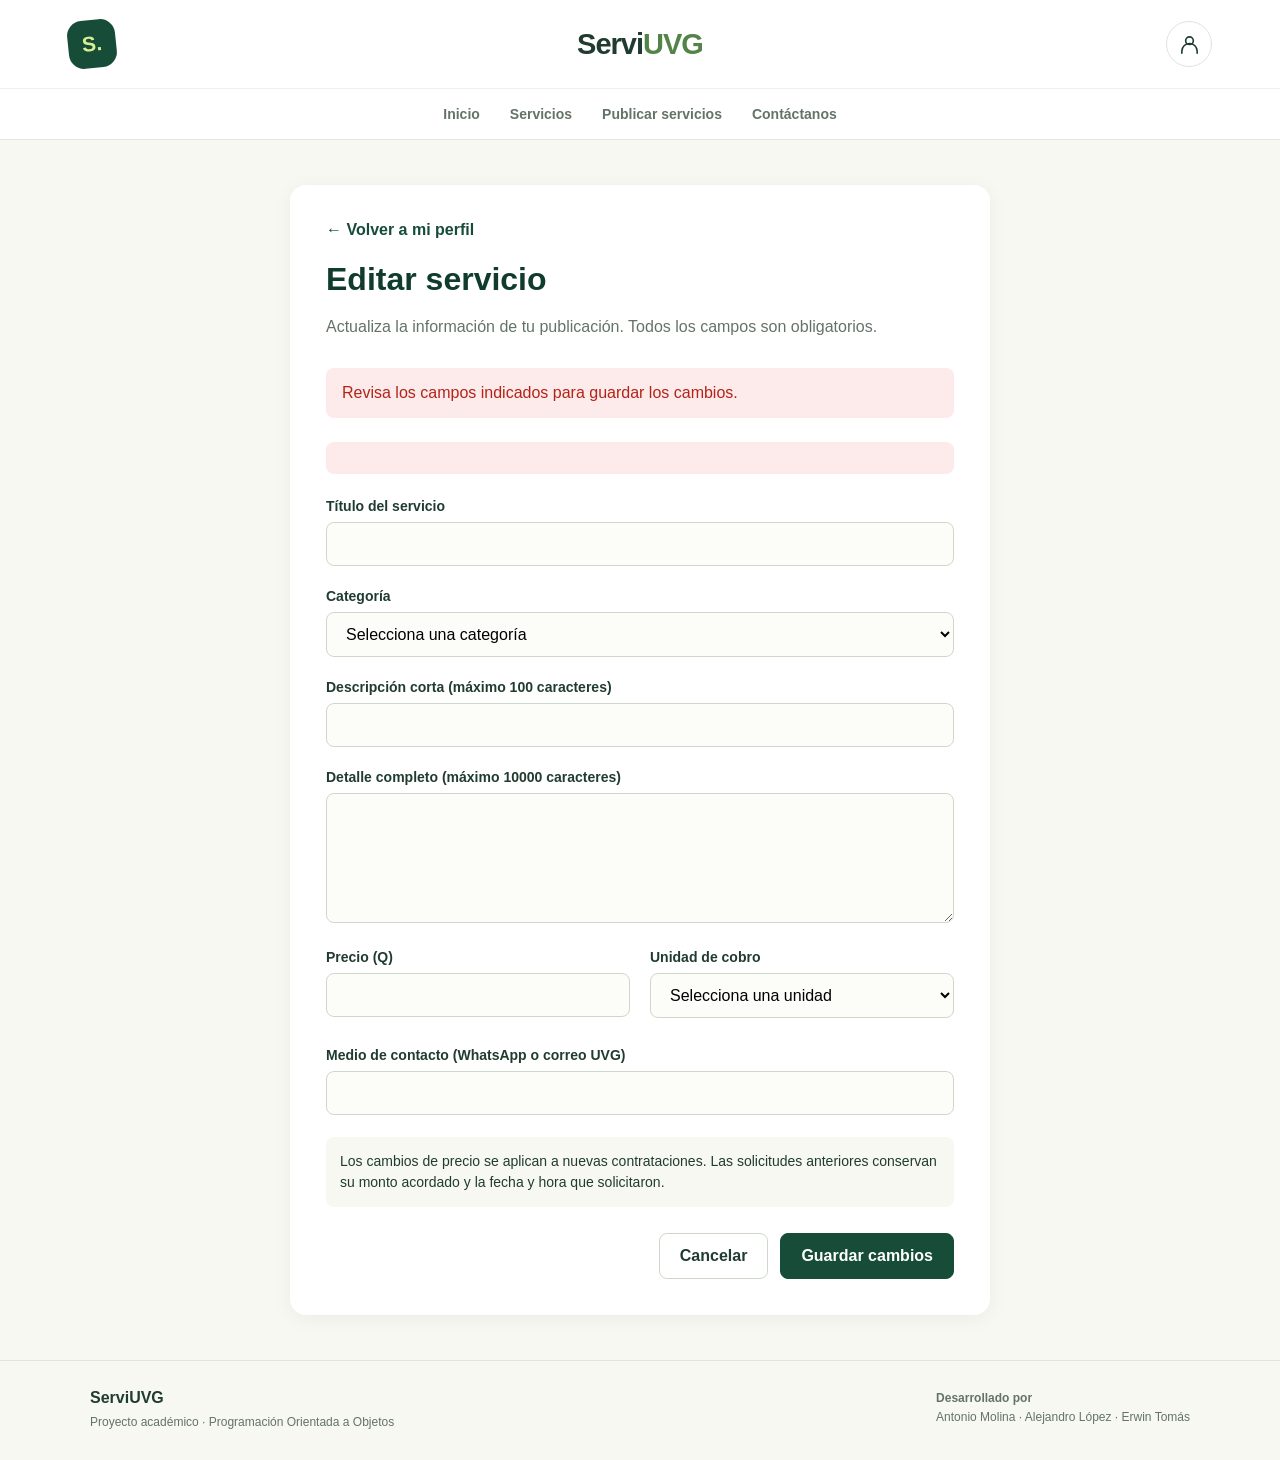
<file: src/main/resources/templates/editar-servicio.html>
<!DOCTYPE html>
<html lang="es" xmlns:th="http://www.thymeleaf.org">
<head>
    <meta charset="UTF-8">
    <meta name="viewport" content="width=device-width, initial-scale=1.0">
    <title>Editar servicio | ServiUVG</title>

    <style>
        :root {
            --verde: #164c38;
            --verde-oscuro: #103c2d;
            --crema: #f7f8f2;
            --lima: #d5ef91;
            --texto: #203c30;
            --gris: #647368;
            --rojo: #b42318;
        }

        * { box-sizing: border-box; }

        body {
            margin: 0;
            font-family: "Segoe UI", Arial, sans-serif;
            background: var(--crema);
            color: var(--texto);
        }

        a { color: inherit; text-decoration: none; }

        button, input, select, textarea { font: inherit; }

        .encabezado { background: white; }

        .barra-superior {
            max-width: 1200px; margin: auto; padding: 20px 28px;
            display: grid; grid-template-columns: 1fr auto 1fr;
            align-items: center;
        }

        .logo {
            width: 48px; height: 48px; display: grid; place-items: center;
            border-radius: 15px; background: var(--verde);
            color: var(--lima); font-size: 21px; font-weight: 800;
            transform: rotate(-6deg);
        }

        .nombre-sitio {
            font-size: 29px; font-weight: 800; letter-spacing: -1px;
        }

        .nombre-sitio span { color: #548348; }

        .perfil {
            justify-self: end; display: grid; place-items: center;
            width: 46px; height: 46px; border: 1px solid #dce5dc;
            border-radius: 50%;
        }

        .perfil svg { width: 23px; height: 23px; }

        .navegacion {
            display: flex; justify-content: center; flex-wrap: wrap;
            gap: 30px; padding: 0 20px;
            border-top: 1px solid #eef1ea;
            border-bottom: 1px solid #e2e8dd;
        }

        .navegacion a {
            padding: 17px 0; font-size: 14px;
            font-weight: 600; color: var(--gris);
        }

        .navegacion a:hover { color: var(--verde); }

        main {
            max-width: 700px; margin: 45px auto; padding: 36px;
            background: white; border-radius: 16px;
            box-shadow: 0 4px 20px #0000000d;
        }

        .volver {
            display: inline-block; color: var(--verde);
            font-weight: 600; margin-bottom: 22px;
        }

        h1 {
            margin: 0 0 10px;
            color: var(--verde-oscuro); font-size: 32px;
        }

        .descripcion {
            color: var(--gris);
            line-height: 1.6; margin-bottom: 28px;
        }

        .grupo-formulario { margin-bottom: 22px; }

        label {
            display: block; font-size: 14px;
            font-weight: 700; margin-bottom: 8px;
        }

        input, select, textarea {
            width: 100%; padding: 12px 15px;
            border: 1px solid #cdd8ca; border-radius: 8px;
            background: #fcfdf9;
        }

        textarea { resize: vertical; min-height: 130px; }

        input:focus, select:focus, textarea:focus {
            outline: 2px solid #578042;
            outline-offset: 2px;
        }

        .campo-invalido { border-color: var(--rojo); }

        .error-campo {
            color: var(--rojo);
            font-size: 13px; margin: 7px 0 0;
        }

        .mensaje-error {
            background: #fdeaea; color: var(--rojo);
            padding: 16px; border-radius: 8px;
            margin-bottom: 24px;
        }

        .fila-doble {
            display: grid;
            grid-template-columns: 1fr 1fr; gap: 20px;
        }

        .aviso {
            background: var(--crema); padding: 14px;
            border-radius: 8px; font-size: 14px; line-height: 1.5;
        }

        .acciones {
            display: flex; justify-content: flex-end;
            flex-wrap: wrap; gap: 12px; margin-top: 26px;
        }

        .boton {
            padding: 13px 20px; border-radius: 8px;
            font-weight: 700; text-align: center; cursor: pointer;
        }

        .guardar {
            background: var(--verde); color: white;
            border: 1px solid var(--verde);
        }

        .guardar:hover { background: #26724e; }

        .cancelar {
            background: white;
            border: 1px solid #cdd8ca;
        }

        footer {
            border-top: 1px solid #dfe5d8;
            padding: 28px;
        }

        .contenido-footer {
            max-width: 1100px; margin: auto;
            display: flex; justify-content: space-between;
            gap: 20px; flex-wrap: wrap;
        }

        .marca-footer { margin: 0 0 6px; font-weight: 800; }

        .detalle-footer {
            margin: 0; color: var(--gris);
            font-size: 12px; line-height: 1.6;
        }

        @media (max-width: 600px) {
            main { margin: 24px 12px; padding: 24px 18px; }
            .fila-doble { grid-template-columns: 1fr; gap: 0; }
            .navegacion { gap: 16px; }
            .barra-superior { padding: 16px; }
        }
    </style>
    <link rel="stylesheet" th:href="@{/css/horario.css}">
</head>
<body>
    <header class="encabezado">
        <div class="barra-superior">
            <a class="logo" th:href="@{/}" aria-label="ServiUVG: inicio">
                S.
            </a>

            <a class="nombre-sitio" th:href="@{/}">
                Servi<span>UVG</span>
            </a>

            <a class="perfil" th:href="@{/perfil}" aria-label="Mi perfil">
                <svg viewBox="0 0 24 24"
                     fill="none"
                     stroke="currentColor"
                     stroke-width="1.7"
                     stroke-linecap="round"
                     aria-hidden="true">
                    <circle cx="12" cy="8" r="4"></circle>
                    <path d="M4 21v-2a8 8 0 0 1 16 0v2"></path>
                </svg>
            </a>
        </div>

        <nav class="navegacion" aria-label="Navegación principal">
            <a th:href="@{/}">Inicio</a>
            <a th:href="@{/servicios}">Servicios</a>
            <a th:href="@{/publicar}">Publicar servicios</a>
            <a th:href="@{/contacto}">Contáctanos</a>
        </nav>
    </header>

    <main>
        <a class="volver" th:href="@{/perfil}">
            ← Volver a mi perfil
        </a>

        <h1>Editar servicio</h1>

        <p class="descripcion">
            Actualiza la información de tu publicación.
            Todos los campos son obligatorios.
        </p>

        <form th:action="@{/servicios/{id}/editar(id=${servicioId})}"
              th:object="${formulario}"
              method="post">

            <div th:if="${#fields.hasErrors('*')}"
                 class="mensaje-error"
                 role="alert">
                Revisa los campos indicados para guardar los cambios.
            </div>
            <div th:if="${errorHorario}" class="mensaje-error" role="alert" th:text="${errorHorario}"></div>

            <div class="grupo-formulario">
                <label for="titulo">Título del servicio</label>

                <input type="text"
                       id="titulo"
                       th:field="*{titulo}"
                       maxlength="255"
                       required
                       th:errorclass="campo-invalido"
                       th:attr="aria-invalid=${#fields.hasErrors('titulo')}">

                <p class="error-campo"
                   th:if="${#fields.hasErrors('titulo')}"
                   th:errors="*{titulo}"></p>
            </div>

            <div class="grupo-formulario">
                <label for="categoria">Categoría</label>

                <select id="categoria"
                        th:field="*{categoria}"
                        required
                        th:errorclass="campo-invalido"
                        th:attr="aria-invalid=${#fields.hasErrors('categoria')}">
                    <option value="">Selecciona una categoría</option>
                    <option value="tutorias">Tutorías</option>
                    <option value="diseno">Diseño</option>
                    <option value="programacion">Programación</option>
                    <option value="otros">Otros</option>
                </select>

                <p class="error-campo"
                   th:if="${#fields.hasErrors('categoria')}"
                   th:errors="*{categoria}"></p>
            </div>

            <div class="grupo-formulario" id="grupo-subcategoria"
                th:hidden="${formulario.categoria != 'tutorias'}">
                <label for="subcategoria">Materia de la tutoría</label>
                <select id="subcategoria" th:field="*{subcategoria}" th:errorclass="campo-invalido">
                    <option value="">Selecciona una materia</option>
                    <option value="calculo">Cálculo</option>
                    <option value="algebra">Álgebra y trigonometría</option>
                    <option value="fisica">Física</option>
                    <option value="quimica">Química</option>
                    <option value="programacion">Programación</option>
                    <option value="estadistica">Estadística</option>
                    <option value="logica-digital">Lógica digital</option>
                    <option value="otra">Otra materia</option>
                </select>
                <p class="error-campo" th:if="${#fields.hasErrors('subcategoria')}"
                th:errors="*{subcategoria}"></p>
            </div>

            <div class="grupo-formulario">
                <label for="descripcion">
                    Descripción corta (máximo 100 caracteres)
                </label>

                <input type="text"
                       id="descripcion"
                       th:field="*{descripcion}"
                       maxlength="100"
                       required
                       th:errorclass="campo-invalido"
                       th:attr="aria-invalid=${#fields.hasErrors('descripcion')}">

                <p class="error-campo"
                   th:if="${#fields.hasErrors('descripcion')}"
                   th:errors="*{descripcion}"></p>
            </div>

            <div class="grupo-formulario">
                <label for="detalle">
                    Detalle completo (máximo 10000 caracteres)
                </label>

                <textarea id="detalle"
                          th:field="*{detalle}"
                          maxlength="10000"
                          required
                          th:errorclass="campo-invalido"
                          th:attr="aria-invalid=${#fields.hasErrors('detalle')}"></textarea>

                <p class="error-campo"
                   th:if="${#fields.hasErrors('detalle')}"
                   th:errors="*{detalle}"></p>
            </div>

            <div class="fila-doble">
                <div class="grupo-formulario">
                    <label for="precio">Precio (Q)</label>

                    <input type="number"
                           id="precio"
                           th:field="*{precio}"
                           min="0"
                           max="9999999.99"
                           step="0.01"
                           required
                           th:errorclass="campo-invalido"
                           th:attr="aria-invalid=${#fields.hasErrors('precio')}">

                    <p class="error-campo"
                       th:if="${#fields.hasErrors('precio')}"
                       th:errors="*{precio}"></p>
                </div>

                <div class="grupo-formulario">
                    <label for="unidad">Unidad de cobro</label>

                    <select id="unidad"
                            th:field="*{unidad}"
                            required
                            th:errorclass="campo-invalido"
                            th:attr="aria-invalid=${#fields.hasErrors('unidad')}">
                        <option value="">Selecciona una unidad</option>
                        <option value="Por hora">Por hora</option>
                        <option value="Por clase">Por clase</option>
                        <option value="Por proyecto">Por proyecto</option>
                        <option value="Tarifa fija">Tarifa fija</option>
                        <option value="Otro">Otro</option>
                    </select>

                    <p class="error-campo"
                       th:if="${#fields.hasErrors('unidad')}"
                       th:errors="*{unidad}"></p>
                </div>
            </div>

            <div class="grupo-formulario">
                <label for="contactoProveedor">
                    Medio de contacto (WhatsApp o correo UVG)
                </label>

                <input type="text"
                       id="contactoProveedor"
                       th:field="*{contactoProveedor}"
                       maxlength="120"
                       required
                       th:errorclass="campo-invalido"
                       th:attr="aria-invalid=${#fields.hasErrors('contactoProveedor')}">

                <p class="error-campo"
                   th:if="${#fields.hasErrors('contactoProveedor')}"
                   th:errors="*{contactoProveedor}"></p>
            </div>

            <div th:replace="~{fragments/horario :: selector(${horario})}"></div>

            <p class="aviso">
                Los cambios de precio se aplican a nuevas contrataciones.
                Las solicitudes anteriores conservan su monto acordado y la fecha y hora que solicitaron.
            </p>

            <div class="acciones">
                <a class="boton cancelar" th:href="@{/perfil}">
                    Cancelar
                </a>

                <button type="submit" class="boton guardar">
                    Guardar cambios
                </button>
            </div>
        </form>
    </main>

    <footer>
        <div class="contenido-footer">
            <div>
                <p class="marca-footer">ServiUVG</p>
                <p class="detalle-footer">
                    Proyecto académico · Programación Orientada a Objetos
                </p>
            </div>

            <div>
                <p class="detalle-footer">
                    <strong>Desarrollado por</strong>
                </p>
                <p class="detalle-footer">
                    Antonio Molina · Alejandro López · Erwin Tomás
                </p>
            </div>
        </div>
    </footer>
    <script th:src="@{/js/horario.js}" defer></script>
    <script>
    const categoriaSel = document.getElementById('categoria');
    const grupoSub = document.getElementById('grupo-subcategoria');
    const subSel = document.getElementById('subcategoria');
    function actualizarSub() {
        const esTutoria = categoriaSel.value === 'tutorias';
        grupoSub.hidden = !esTutoria;
        subSel.required = esTutoria;
        if (!esTutoria) subSel.value = '';
    }
    categoriaSel.addEventListener('change', actualizarSub);
    actualizarSub();
</script>
</body>
</html>
</file>
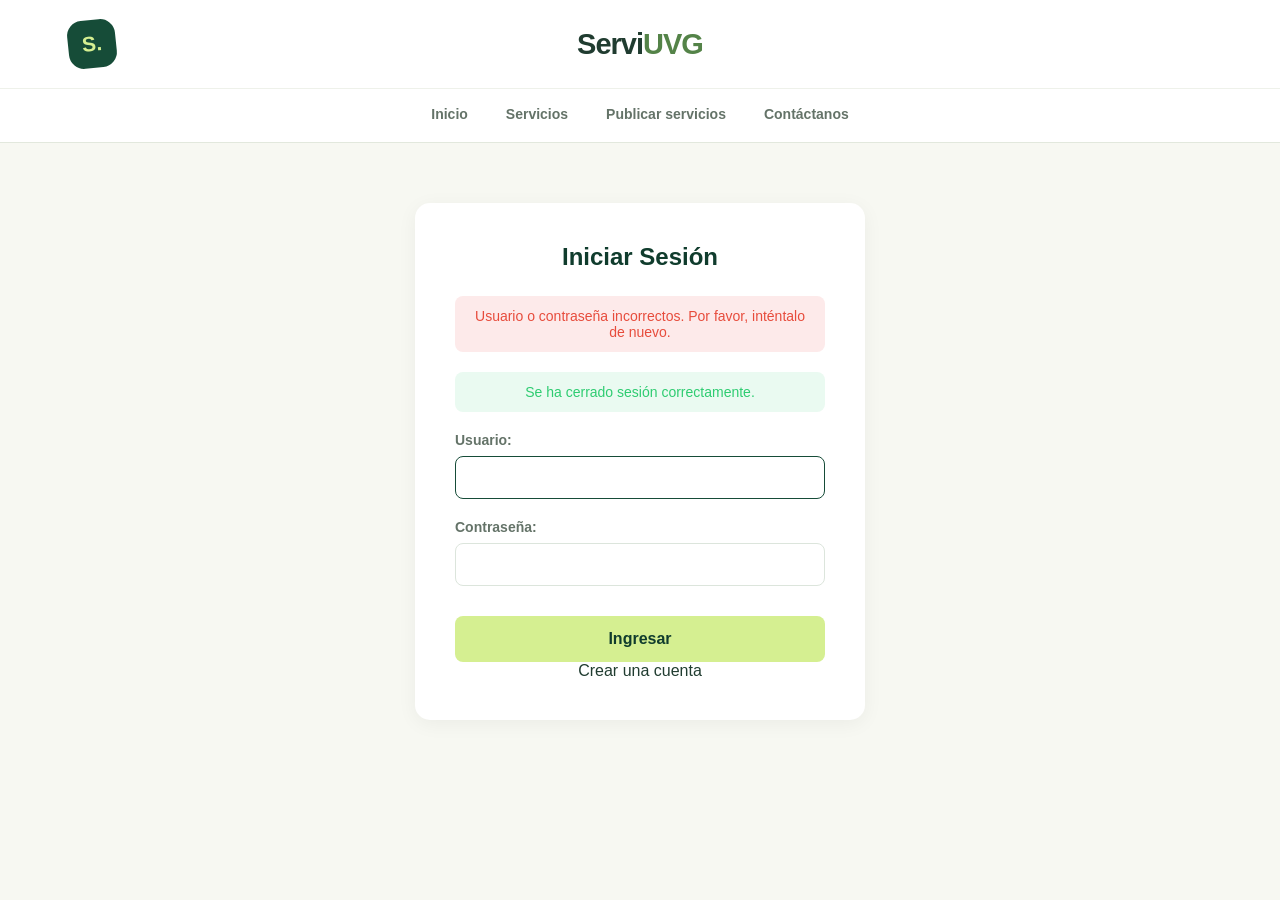
<file: src/main/resources/templates/login.html>
<!DOCTYPE html>
<html xmlns:th="http://www.thymeleaf.org" lang="es">
<head>
    <meta charset="UTF-8">
    <meta name="viewport" content="width=device-width, initial-scale=1.0">
    <title>Login - ServiUVG</title>

    <style>
        :root {
            --verde: #164c38;
            --verde-oscuro: #103c2d;
            --crema: #f7f8f2;
            --lima: #d5ef91;
            --texto: #203c30;
            --error: #e74c3c;
            --exito: #2ecc71;
        }

        * {
            box-sizing: border-box;
        }

        body {
            margin: 0;
            font-family: "Segoe UI", Arial, sans-serif;
            background: var(--crema);
            color: var(--texto);
        }

        a {
            color: inherit;
            text-decoration: none;
        }

        /* ENCABEZADO */
        .encabezado {
            background: white;
        }

        .barra-superior {
            max-width: 1200px;
            margin: auto;
            padding: 20px 28px;
            display: grid;
            grid-template-columns: 1fr auto 1fr;
            align-items: center;
        }

        .logo {
            width: 48px;
            height: 48px;
            display: grid;
            place-items: center;
            border-radius: 15px;
            background: var(--verde);
            color: var(--lima);
            font-size: 21px;
            font-weight: 800;
            transform: rotate(-6deg);
            justify-self: start;
        }

        .nombre-sitio {
            font-size: 29px;
            font-weight: 800;
            letter-spacing: -1px;
        }

        .nombre-sitio span {
            color: #548348;
        }

        /* NAVEGACIÓN */
        .navegacion {
            display: flex;
            justify-content: center;
            gap: 38px;
            padding: 0 20px;
            border-top: 1px solid #eef1ea;
            border-bottom: 1px solid #e2e8dd;
        }

        .navegacion a {
            padding: 17px 0;
            font-size: 14px;
            font-weight: 600;
            color: #647368;
            border-bottom: 3px solid transparent;
        }

        .navegacion a:hover {
            color: var(--verde);
            border-bottom-color: var(--verde);
        }

        /* FORMULARIO LOGIN */
        main {
            max-width: 450px;
            margin: 60px auto;
            padding: 40px;
            background: white;
            border-radius: 15px;
            box-shadow: 0 4px 20px rgba(0,0,0,0.05);
            text-align: center;
        }

        h2 {
            color: var(--verde-oscuro);
            margin-top: 0;
            margin-bottom: 25px;
            font-size: 24px;
        }

        .mensaje-error {
            background-color: #fdeaea;
            color: var(--error);
            padding: 12px;
            border-radius: 8px;
            margin-bottom: 20px;
            font-size: 14px;
        }

        .mensaje-exito {
            background-color: #eafaf1;
            color: var(--exito);
            padding: 12px;
            border-radius: 8px;
            margin-bottom: 20px;
            font-size: 14px;
        }

        .grupo-formulario {
            text-align: left;
            margin-bottom: 20px;
        }

        .grupo-formulario label {
            display: block;
            margin-bottom: 8px;
            font-size: 14px;
            font-weight: 600;
            color: #647368;
        }

        .grupo-formulario input {
            width: 100%;
            padding: 12px 15px;
            border: 1px solid #dce5dc;
            border-radius: 8px;
            font-size: 15px;
            transition: border-color 0.3s;
        }

        .grupo-formulario input:focus {
            outline: none;
            border-color: var(--verde);
        }

        .btn-login {
            width: 100%;
            background: var(--lima);
            color: var(--verde-oscuro);
            border: none;
            padding: 14px;
            border-radius: 8px;
            font-size: 16px;
            font-weight: bold;
            cursor: pointer;
            transition: background 0.3s, transform 0.2s;
            margin-top: 10px;
        }

        .btn-login:hover {
            background: #e2f6b3;
            transform: translateY(-2px);
        }
    </style>
</head>
<body>
    <header class="encabezado">
        <div class="barra-superior">
            <a class="logo" href="/" aria-label="ServiUVG: inicio">S.</a>
            <a class="nombre-sitio" href="/">Servi<span>UVG</span></a>
            <div style="justify-self: end;"></div>
        </div>

        <nav class="navegacion" aria-label="Navegación principal">
            <a href="/">Inicio</a>
            <a href="/servicios">Servicios</a>
            <a href="/publicar">Publicar servicios</a>
            <a href="/contacto">Contáctanos</a>
        </nav>
    </header>

    <main>
        <h2>Iniciar Sesión</h2>

        <div th:if="${param.error}" class="mensaje-error">
            Usuario o contraseña incorrectos. Por favor, inténtalo de nuevo.
        </div>
        <div th:if="${param.logout}" class="mensaje-exito">
            Se ha cerrado sesión correctamente.
        </div>

        <form th:action="@{/login}" method="post">
            <div class="grupo-formulario">
                <label for="username">Usuario:</label>
                <input type="text" id="username" name="username" required autofocus />
            </div>
            
            <div class="grupo-formulario">
                <label for="password">Contraseña:</label>
                <input type="password" id="password" name="password" required />
            </div>
            
            <button type="submit" class="btn-login">Ingresar</button>
        </form>
        <a th:href="@{/registro}" class="btn-secundario">Crear una cuenta</a>
    </main>
</body>
</html>
</file>
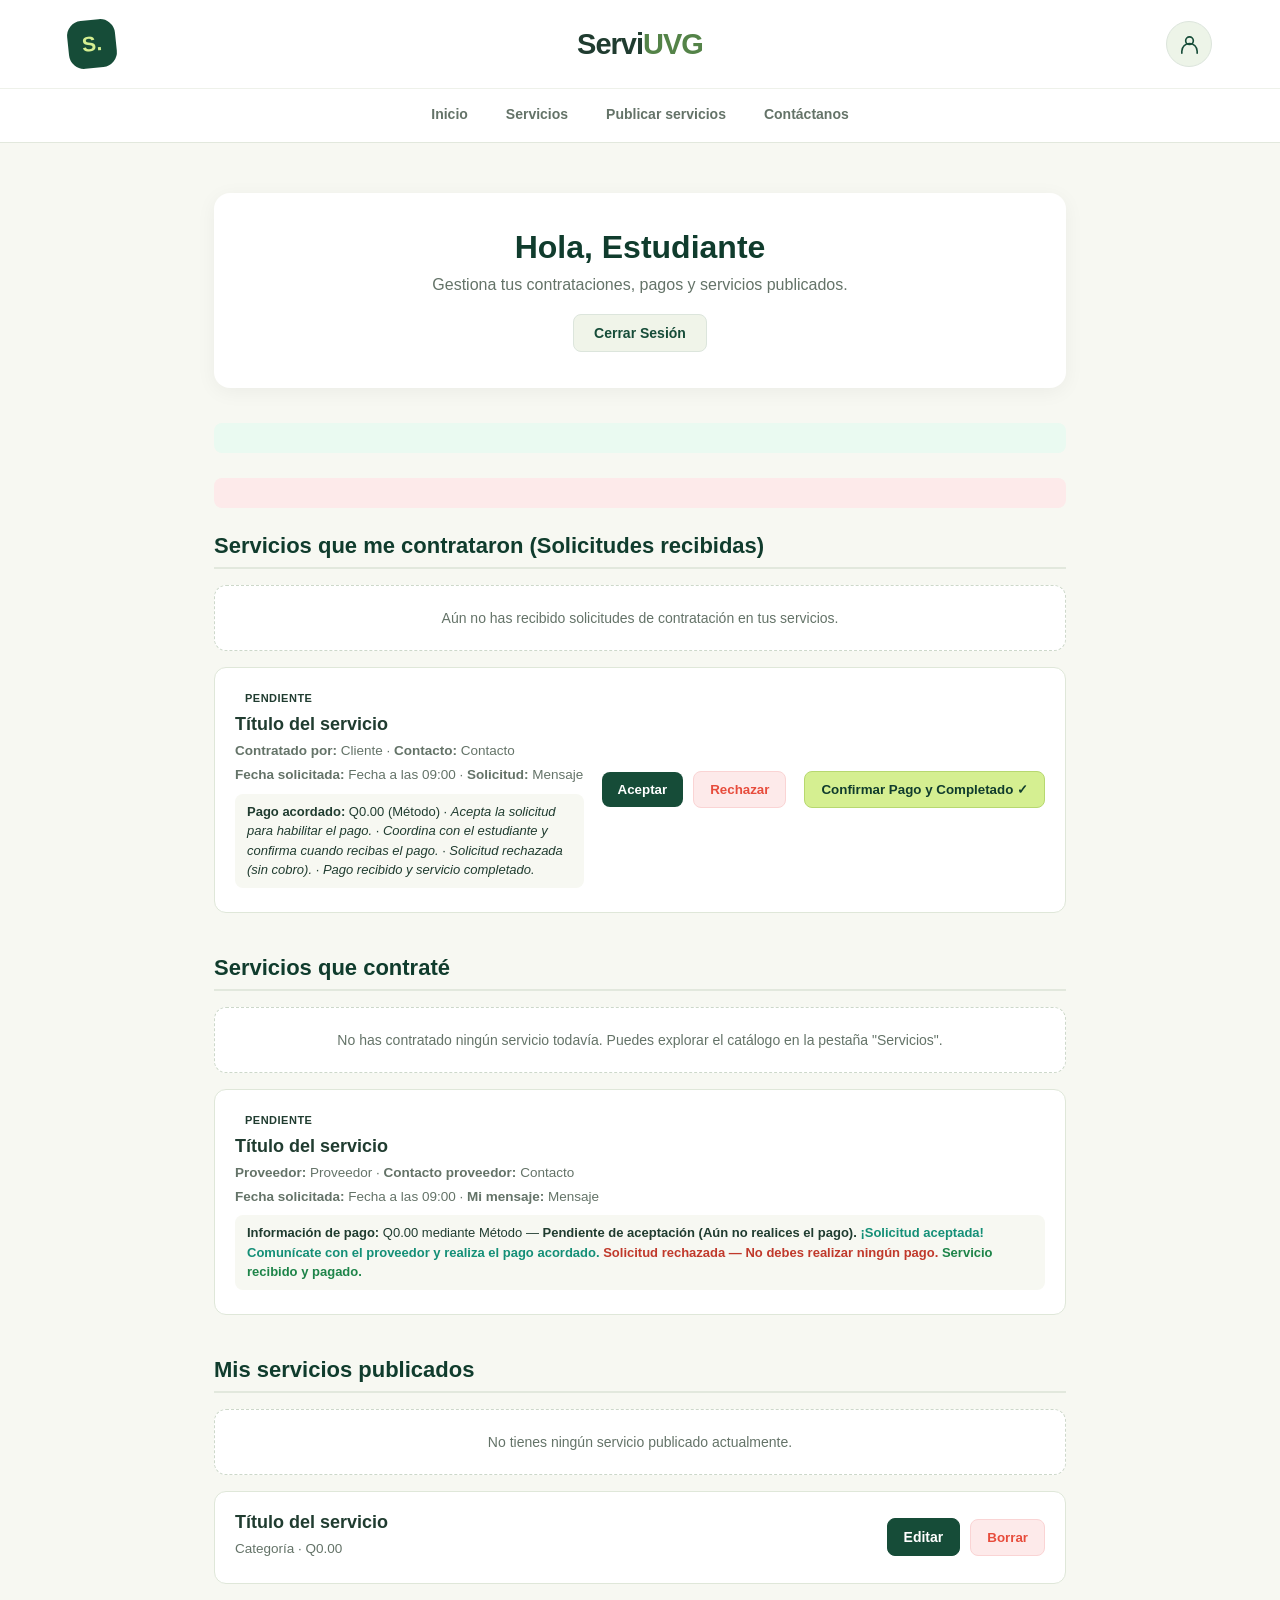
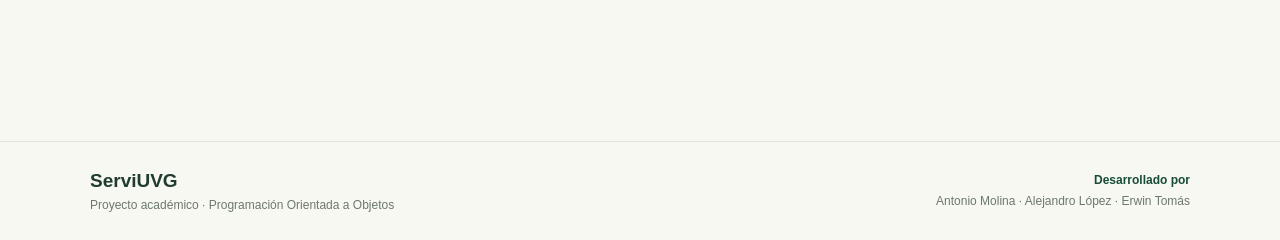
<file: src/main/resources/templates/perfil.html>
<!DOCTYPE html>
<html lang="es" xmlns:th="http://www.thymeleaf.org">
<head>
    <meta charset="UTF-8">
    <meta name="viewport" content="width=device-width, initial-scale=1.0">
    <title>Mi Perfil | ServiUVG</title>

    <style>
        :root {
            --verde: #164c38;
            --verde-oscuro: #103c2d;
            --crema: #f7f8f2;
            --lima: #d5ef91;
            --texto: #203c30;
            --gris: #647368;
            --rojo: #e74c3c;
        }

        * { box-sizing: border-box; }

        body {
            margin: 0;
            font-family: "Segoe UI", Arial, sans-serif;
            background: var(--crema);
            color: var(--texto);
        }

        a { color: inherit; text-decoration: none; }

        .encabezado { background: white; }

        .barra-superior {
            max-width: 1200px; margin: auto; padding: 20px 28px;
            display: grid; grid-template-columns: 1fr auto 1fr;
            align-items: center;
        }

        .logo {
            width: 48px; height: 48px; display: grid; place-items: center;
            border-radius: 15px; background: var(--verde); color: var(--lima);
            font-size: 21px; font-weight: 800;
            transform: rotate(-6deg); justify-self: start;
        }

        .nombre-sitio {
            font-size: 29px; font-weight: 800; letter-spacing: -1px;
        }

        .nombre-sitio span { color: #548348; }

        .perfil {
            justify-self: end; display: grid; place-items: center;
            width: 46px; height: 46px; border: 1px solid #dce5dc;
            border-radius: 50%; background: #edf4e8;
        }

        .perfil svg {
            width: 23px; height: 23px; color: var(--verde);
        }

        .navegacion {
            display: flex; justify-content: center; gap: 38px;
            padding: 0 20px; border-top: 1px solid #eef1ea;
            border-bottom: 1px solid #e2e8dd;
        }

        .navegacion a {
            padding: 17px 0; font-size: 14px; font-weight: 600;
            color: var(--gris); border-bottom: 3px solid transparent;
            transition: color 0.25s ease;
        }

        .navegacion a:hover { color: var(--verde); }

        /* CONTENIDO DEL PERFIL */
        main {
            max-width: 900px; margin: 50px auto; padding: 0 24px 65px;
        }

        .cabecera-perfil {
            background: white; padding: 36px; border-radius: 16px;
            box-shadow: 0 4px 20px rgba(0,0,0,0.05);
            text-align: center; margin-bottom: 35px;
        }

        .cabecera-perfil h1 {
            margin: 0 0 10px;
            color: var(--verde-oscuro); font-size: 32px;
        }

        .cabecera-perfil p {
            color: var(--gris); margin: 0 0 20px; font-size: 16px;
        }

        .btn-logout {
            background: #f0f4e9; color: var(--verde);
            border: 1px solid #dce5dc; padding: 10px 20px;
            border-radius: 8px; font-size: 14px;
            font-weight: bold; cursor: pointer;
        }

        .btn-logout:hover { background: #e2e8dd; }

        .mensaje-exito {
            background-color: #eafaf1; color: #27ae60; padding: 15px;
            border-radius: 8px; margin-bottom: 25px;
            text-align: center; font-weight: 600;
        }

        .mensaje-error {
            background-color: #fdeaea; color: var(--rojo); padding: 15px;
            border-radius: 8px; margin-bottom: 25px;
            text-align: center; font-weight: 600;
        }

        .bloque-seccion { margin-bottom: 42px; }

        h2 {
            font-size: 22px; color: var(--verde-oscuro);
            margin: 0 0 16px; padding-bottom: 8px;
            border-bottom: 2px solid #e2e8dd;
        }

        .vacio-caja {
            background: white; border: 1px dashed #cdd8ca;
            border-radius: 12px; text-align: center;
            color: var(--gris); padding: 24px; font-size: 14px;
        }

        /* TARJETAS DE GESTIÓN Y CONTRATACIONES */
        .lista-gestion { display: grid; gap: 16px; }

        .item-servicio {
            background: white; border: 1px solid #dfe7d9;
            border-radius: 12px; padding: 20px;
            display: flex; justify-content: space-between;
            align-items: center; gap: 18px; flex-wrap: wrap;
        }

        .info-servicio { flex: 1; min-width: 240px; }

        .info-servicio h3 {
            margin: 0 0 6px; font-size: 18px; color: var(--texto);
        }

        .info-servicio p {
            margin: 4px 0; font-size: 13.5px;
            color: var(--gris); line-height: 1.5;
        }

        .info-pago {
            margin-top: 8px !important; padding: 8px 12px;
            border-radius: 8px; background: #f7f8f2;
            color: var(--texto) !important;
            font-size: 13px !important;
        }

        /* ETIQUETAS DE ESTADO */
        .badge-estado {
            display: inline-block; padding: 4px 10px;
            border-radius: 20px; font-size: 11px;
            font-weight: 800; letter-spacing: 0.5px;
            text-transform: uppercase; margin-bottom: 6px;
        }

        .estado-PENDIENTE {
            background: #fef5e7; color: #d68910;
            border: 1px solid #fad7a0;
        }

        .estado-ACEPTADA {
            background: #e8f8f5; color: #148f77;
            border: 1px solid #a3e4d7;
        }

        .estado-RECHAZADA {
            background: #fdeaea; color: #c0392b;
            border: 1px solid #f5b7b1;
        }

        .estado-COMPLETADA {
            background: #eafaf1; color: #1e8449;
            border: 1px solid #a9dfbf;
        }

        /* BOTONES DE ACCIÓN */
        .acciones-solicitud {
            display: flex; gap: 10px;
            flex-wrap: wrap; align-items: center;
        }

        .btn-aceptar {
            background: var(--verde); color: white;
            border: none; padding: 10px 16px;
            border-radius: 8px; font-weight: bold; cursor: pointer;
        }

        .btn-aceptar:hover { background: #26724e; }

        .btn-completar {
            background: var(--lima); color: var(--verde-oscuro);
            border: 1px solid #b7d870; padding: 10px 16px;
            border-radius: 8px; font-weight: bold; cursor: pointer;
        }

        .btn-completar:hover { background: #c4e47c; }

        .btn-eliminar {
            background: #fdeaea; color: var(--rojo);
            border: 1px solid #fad4d4; padding: 10px 16px;
            border-radius: 8px; font-weight: bold;
            cursor: pointer; transition: 0.2s;
        }

        .btn-eliminar:hover {
            background: var(--rojo); color: white;
            border-color: var(--rojo);
        }

        .btn-editar {
            display: inline-flex; align-items: center;
            background: var(--verde); color: white;
            border: 1px solid var(--verde);
            padding: 10px 16px; border-radius: 8px;
            font-size: 14px; font-weight: bold;
        }

        .btn-editar:hover { background: #26724e; }

        /* FOOTER */
        footer {
            border-top: 1px solid #dfe5d8;
            padding: 28px; margin-top: 50px;
        }

        .contenido-footer {
            max-width: 1100px; margin: auto;
            display: flex; justify-content: space-between;
            align-items: center;
        }

        .marca-footer {
            margin: 0 0 6px; font-size: 19px; font-weight: 800;
        }

        .detalle-footer {
            margin: 0; color: #6c786e; font-size: 12px;
        }

        .equipo strong {
            display: block; margin-bottom: 7px;
            font-size: 12px; color: var(--verde); text-align: right;
        }
    </style>
</head>
<body>
    <header class="encabezado">
        <div class="barra-superior">
            <a class="logo" href="/">S.</a>

            <a class="nombre-sitio" href="/">
                Servi<span>UVG</span>
            </a>

            <a class="perfil" href="/perfil" aria-label="Mi perfil">
                <svg viewBox="0 0 24 24"
                     fill="none"
                     stroke="currentColor"
                     stroke-width="1.7"
                     stroke-linecap="round">
                    <circle cx="12" cy="8" r="4"></circle>
                    <path d="M4 21v-2a8 8 0 0 1 16 0v2"></path>
                </svg>
            </a>
        </div>

        <nav class="navegacion">
            <a href="/">Inicio</a>
            <a href="/servicios">Servicios</a>
            <a href="/publicar">Publicar servicios</a>
            <a href="/contacto">Contáctanos</a>
        </nav>
    </header>

    <main>
        <div class="cabecera-perfil">
            <h1>Hola, <span th:text="${usuario}">Estudiante</span></h1>
            <p>Gestiona tus contrataciones, pagos y servicios publicados.</p>

            <form th:action="@{/logout}" method="post">
                <button type="submit" class="btn-logout">
                    Cerrar Sesión
                </button>
            </form>
        </div>

        <!-- ALERTAS DE ÉXITO O ERROR -->
        <div th:if="${exito}"
             class="mensaje-exito"
             th:text="${exito}"></div>

        <div th:if="${error}"
             class="mensaje-error"
             th:text="${error}"></div>

        <section class="bloque-seccion">
            <h2>Servicios que me contrataron (Solicitudes recibidas)</h2>

            <div class="lista-gestion">
                <div th:if="${#lists.isEmpty(solicitudesRecibidas)}"
                     class="vacio-caja">
                    Aún no has recibido solicitudes de contratación
                    en tus servicios.
                </div>

                <article class="item-servicio"
                         th:each="sol : ${solicitudesRecibidas}">

                    <div class="info-servicio">
                        <span class="badge-estado"
                              th:classappend="'estado-' + ${sol.estado}"
                              th:text="${sol.estado}">PENDIENTE</span>

                        <h3 th:text="${sol.servicio.titulo}">
                            Título del servicio
                        </h3>

                        <p>
                            <strong>Contratado por:</strong>
                            <span th:text="${sol.cliente.nombre}">
                                Cliente
                            </span>
                            · <strong>Contacto:</strong>
                            <span th:text="${sol.contactoCliente}">
                                Contacto
                            </span>
                        </p>

                        <p>
                            <strong>Fecha solicitada:</strong>
                            <span th:text="${sol.fechaDeseada}">Fecha</span>
                            <span th:if="${sol.horaDeseada != null}">a las <span th:text="${sol.horaDeseada}">09:00</span></span>
                            · <strong>Solicitud:</strong>
                            <span th:text="${sol.mensaje}">Mensaje</span>
                        </p>

                        <p class="info-pago">
                            <strong>Pago acordado:</strong>
                            Q<span th:text="${sol.montoPago}">0.00</span>
                            (<span th:text="${sol.metodoPago}">Método</span>)

                            <span th:if="${sol.estado == 'PENDIENTE'}">
                                · <em>
                                    Acepta la solicitud para habilitar el pago.
                                </em>
                            </span>

                            <span th:if="${sol.estado == 'ACEPTADA'}">
                                · <em>
                                    Coordina con el estudiante y confirma
                                    cuando recibas el pago.
                                </em>
                            </span>

                            <span th:if="${sol.estado == 'RECHAZADA'}">
                                · <em>Solicitud rechazada (sin cobro).</em>
                            </span>

                            <span th:if="${sol.estado == 'COMPLETADA'}">
                                · <em>Pago recibido y servicio completado.</em>
                            </span>
                        </p>
                    </div>

                    <div class="acciones-solicitud"
                         th:if="${sol.estado == 'PENDIENTE'}">

                        <form th:action="@{/contrataciones/estado}"
                              method="post">

                            <input type="hidden"
                                   name="contratacionId"
                                   th:value="${sol.id}">

                            <input type="hidden"
                                   name="nuevoEstado"
                                   value="ACEPTADA">

                            <button type="submit" class="btn-aceptar">
                                Aceptar
                            </button>
                        </form>

                        <form th:action="@{/contrataciones/estado}"
                              method="post">

                            <input type="hidden"
                                   name="contratacionId"
                                   th:value="${sol.id}">

                            <input type="hidden"
                                   name="nuevoEstado"
                                   value="RECHAZADA">

                            <button type="submit" class="btn-eliminar">
                                Rechazar
                            </button>
                        </form>
                    </div>

                    <div class="acciones-solicitud"
                         th:if="${sol.estado == 'ACEPTADA'}">

                        <form th:action="@{/contrataciones/estado}"
                              method="post">

                            <input type="hidden"
                                   name="contratacionId"
                                   th:value="${sol.id}">

                            <input type="hidden"
                                   name="nuevoEstado"
                                   value="COMPLETADA">

                            <button type="submit" class="btn-completar">
                                Confirmar Pago y Completado ✓
                            </button>
                        </form>
                    </div>
                </article>
            </div>
        </section>

        <section class="bloque-seccion">
            <h2>Servicios que contraté</h2>

            <div class="lista-gestion">
                <div th:if="${#lists.isEmpty(misContrataciones)}"
                     class="vacio-caja">
                    No has contratado ningún servicio todavía.
                    Puedes explorar el catálogo en la pestaña "Servicios".
                </div>

                <article class="item-servicio"
                         th:each="con : ${misContrataciones}">

                    <div class="info-servicio">
                        <span class="badge-estado"
                              th:classappend="'estado-' + ${con.estado}"
                              th:text="${con.estado}">PENDIENTE</span>

                        <h3 th:text="${con.servicio.titulo}">
                            Título del servicio
                        </h3>

                        <p>
                            <strong>Proveedor:</strong>
                            <span th:text="${con.servicio.usuario != null ? con.servicio.usuario.nombre : 'Estudiante UVG'}">
                                Proveedor
                            </span>
                            · <strong>Contacto proveedor:</strong>
                            <span th:text="${con.servicio.contactoProveedor != null ? con.servicio.contactoProveedor : 'Por coordinar'}">
                                Contacto
                            </span>
                        </p>

                        <p>
                            <strong>Fecha solicitada:</strong>
                            <span th:text="${con.fechaDeseada}">Fecha</span>
                            <span th:if="${con.horaDeseada != null}">a las <span th:text="${con.horaDeseada}">09:00</span></span>
                            · <strong>Mi mensaje:</strong>
                            <span th:text="${con.mensaje}">Mensaje</span>
                        </p>

                        <p class="info-pago">
                            <strong>Información de pago:</strong>
                            Q<span th:text="${con.montoPago}">0.00</span>
                            mediante
                            <span th:text="${con.metodoPago}">Método</span> —

                            <strong th:if="${con.estado == 'PENDIENTE'}">
                                Pendiente de aceptación
                                (Aún no realices el pago).
                            </strong>

                            <strong th:if="${con.estado == 'ACEPTADA'}"
                                    style="color: #148f77;">
                                ¡Solicitud aceptada! Comunícate con el
                                proveedor y realiza el pago acordado.
                            </strong>

                            <strong th:if="${con.estado == 'RECHAZADA'}"
                                    style="color: #c0392b;">
                                Solicitud rechazada —
                                No debes realizar ningún pago.
                            </strong>

                            <strong th:if="${con.estado == 'COMPLETADA'}"
                                    style="color: #1e8449;">
                                Servicio recibido y pagado.
                            </strong>
                        </p>
                    </div>
                </article>
            </div>
        </section>

        <section class="bloque-seccion">
            <h2>Mis servicios publicados</h2>

            <div class="lista-gestion">
                <div th:if="${#lists.isEmpty(misServicios)}"
                     class="vacio-caja">
                    No tienes ningún servicio publicado actualmente.
                </div>

                <article class="item-servicio"
                         th:each="servicio : ${misServicios}">

                    <div class="info-servicio">
                        <h3 th:text="${servicio.titulo}">
                            Título del servicio
                        </h3>

                        <p th:text="${servicio.categoria} + ' · Q' + ${servicio.precio} + ' (' + ${servicio.unidad} + ')'">
                            Categoría · Q0.00
                        </p>

                        <p th:if="${servicio.contactoProveedor}"
                           th:text="'Contacto registrado: ' + ${servicio.contactoProveedor}">
                        </p>
                    </div>

                    <div class="acciones-solicitud">
                        <a class="btn-editar"
                           th:href="@{/servicios/{id}/editar(id=${servicio.id})}">
                            Editar
                        </a>

                        <form th:action="@{/servicios/eliminar}"
                              method="post"
                              onsubmit="return confirm('¿Estás seguro de que deseas eliminar este servicio de forma permanente?');">

                            <input type="hidden"
                                   name="id"
                                   th:value="${servicio.id}">

                            <button type="submit" class="btn-eliminar">
                                Borrar
                            </button>
                        </form>
                    </div>
                </article>
            </div>
        </section>
    </main>

    <footer>
        <div class="contenido-footer">
            <div>
                <p class="marca-footer">ServiUVG</p>
                <p class="detalle-footer">
                    Proyecto académico · Programación Orientada a Objetos
                </p>
            </div>

            <div class="equipo">
                <strong>Desarrollado por</strong>
                <p class="detalle-footer">
                    Antonio Molina · Alejandro López · Erwin Tomás
                </p>
            </div>
        </div>
    </footer>
</body>
</html>
</file>
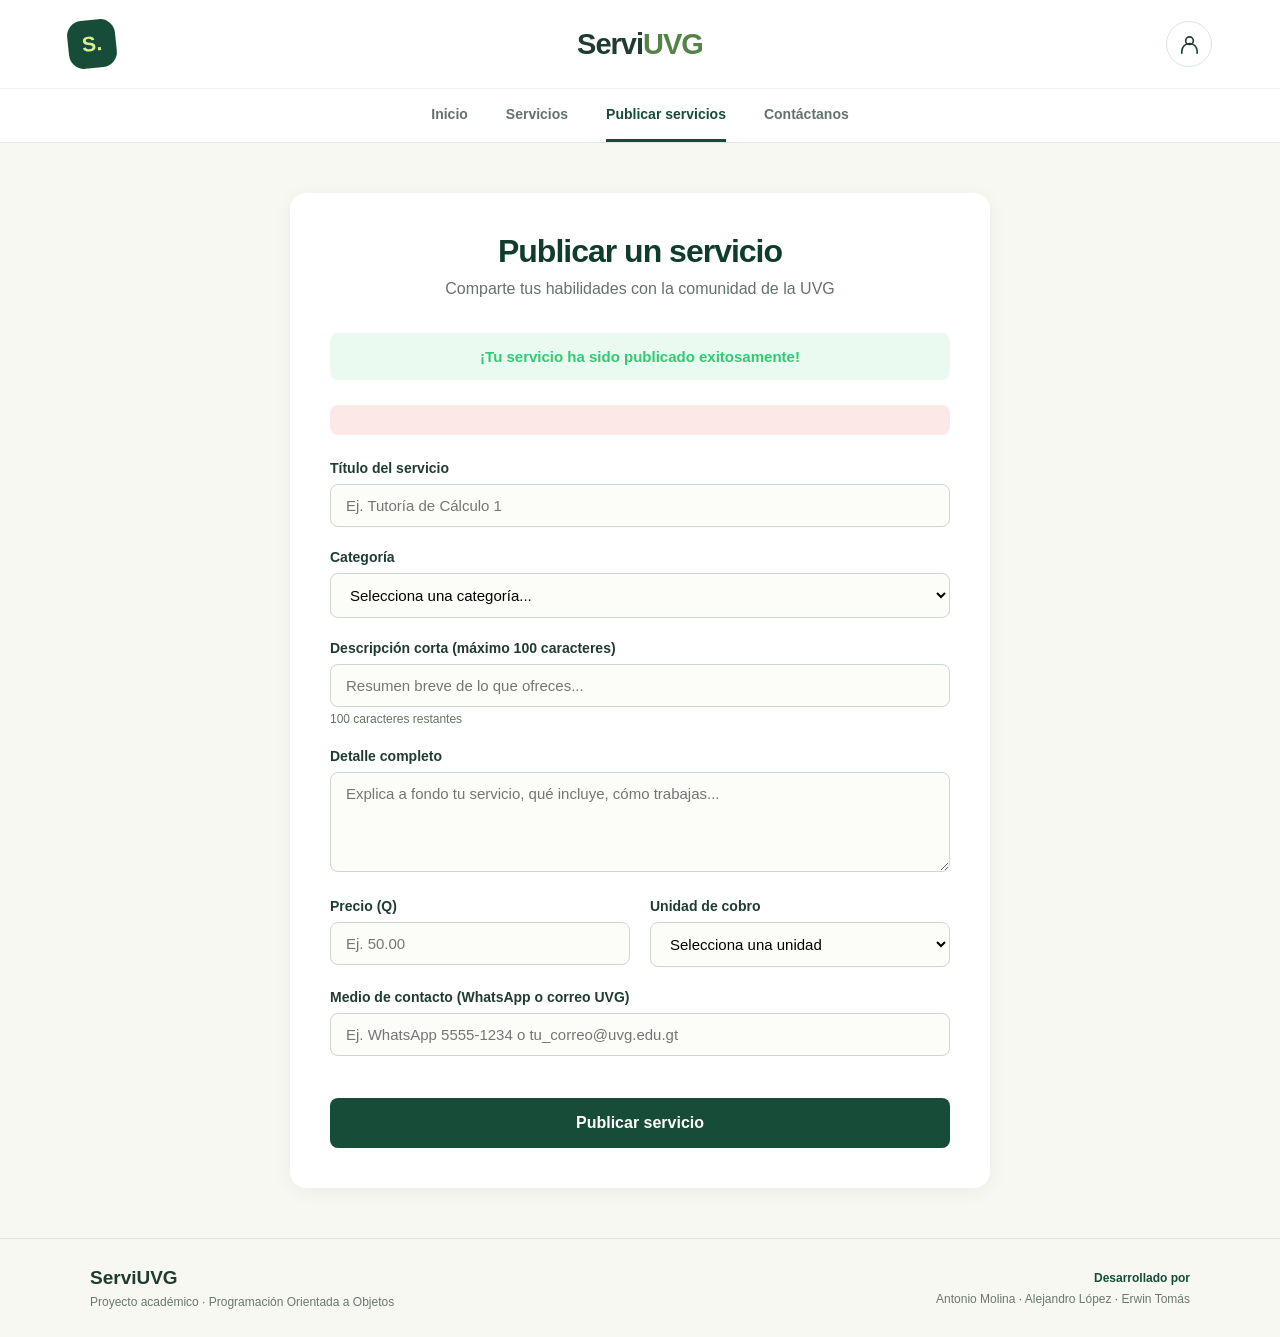
<file: src/main/resources/templates/publicar.html>
<!DOCTYPE html>
<html lang="es" xmlns:th="http://www.thymeleaf.org">
<head>
    <meta charset="UTF-8">
    <meta name="viewport" content="width=device-width, initial-scale=1.0">
    <title>Publicar Servicio | ServiUVG</title>

    <style>
        :root {
            --verde: #164c38;
            --verde-oscuro: #103c2d;
            --crema: #f7f8f2;
            --lima: #d5ef91;
            --texto: #203c30;
            --gris: #647368;
            --error: #e74c3c;
            --exito: #2ecc71;
        }

        * {
            box-sizing: border-box;
        }

        body {
            margin: 0;
            font-family: "Segoe UI", Arial, sans-serif;
            background: var(--crema);
            color: var(--texto);
        }

        a {
            color: inherit;
            text-decoration: none;
        }

        button, input, select, textarea {
            font: inherit;
        }

        /* ENCABEZADO */
        .encabezado {
            background: white;
        }

        .barra-superior {
            max-width: 1200px;
            margin: auto;
            padding: 20px 28px;
            display: grid;
            grid-template-columns: 1fr auto 1fr;
            align-items: center;
        }

        .logo {
            width: 48px;
            height: 48px;
            display: grid;
            place-items: center;
            border-radius: 15px;
            background: var(--verde);
            color: var(--lima);
            font-size: 21px;
            font-weight: 800;
            transform: rotate(-6deg);
            justify-self: start;
        }

        .nombre-sitio {
            font-size: 29px;
            font-weight: 800;
            letter-spacing: -1px;
        }

        .nombre-sitio span {
            color: #548348;
        }

        .perfil {
            justify-self: end;
            display: grid;
            place-items: center;
            width: 46px;
            height: 46px;
            border: 1px solid #dce5dc;
            border-radius: 50%;
        }

        .perfil svg {
            width: 23px;
            height: 23px;
        }

        .navegacion {
            display: flex;
            justify-content: center;
            gap: 38px;
            padding: 0 20px;
            border-top: 1px solid #eef1ea;
            border-bottom: 1px solid #e2e8dd;
        }

        .navegacion a {
            padding: 17px 0;
            font-size: 14px;
            font-weight: 600;
            color: var(--gris);
            border-bottom: 3px solid transparent;
        }

        .navegacion a:hover, .navegacion a[aria-current="page"] {
            color: var(--verde);
            border-bottom-color: var(--verde);
        }

        main {
            max-width: 700px;
            margin: 50px auto;
            padding: 40px;
            background: white;
            border-radius: 16px;
            box-shadow: 0 4px 20px rgba(0,0,0,0.05);
        }

        .encabezado-formulario {
            text-align: center;
            margin-bottom: 35px;
        }

        h1 {
            color: var(--verde-oscuro);
            margin: 0 0 10px;
            font-size: 32px;
            letter-spacing: -1px;
        }

        .descripcion {
            color: var(--gris);
            margin: 0;
            font-size: 16px;
        }

        .grupo-formulario {
            margin-bottom: 22px;
        }

        .grupo-formulario label {
            display: block;
            margin-bottom: 8px;
            font-size: 14px;
            font-weight: 700;
            color: var(--texto);
        }

        .grupo-formulario input,
        .grupo-formulario select,
        .grupo-formulario textarea {
            width: 100%;
            padding: 12px 15px;
            border: 1px solid #cdd8ca;
            border-radius: 8px;
            background: #fcfdf9;
            font-size: 15px;
            transition: border-color 0.2s, box-shadow 0.2s;
        }

        .grupo-formulario textarea {
            resize: vertical;
            min-height: 100px;
        }

        .grupo-formulario input:focus,
        .grupo-formulario select:focus,
        .grupo-formulario textarea:focus {
            outline: none;
            border-color: #578042;
            box-shadow: 0 0 0 3px #d5ef9140;
        }

        .fila-doble {
            display: grid;
            grid-template-columns: 1fr 1fr;
            gap: 20px;
        }

        .btn-submit {
            width: 100%;
            background: var(--verde);
            color: white;
            border: none;
            padding: 16px;
            border-radius: 8px;
            font-size: 16px;
            font-weight: bold;
            cursor: pointer;
            margin-top: 20px;
            transition: transform 0.2s, background 0.2s, box-shadow 0.2s;
        }

        .btn-submit:hover {
            background: #26724e;
            transform: translateY(-2px);
            box-shadow: 0 6px 14px #164c3815;
        }

        .mensaje-exito {
            background-color: #eafaf1;
            color: var(--exito);
            padding: 15px;
            border-radius: 8px;
            margin-bottom: 25px;
            font-size: 15px;
            text-align: center;
            font-weight: 600;
        }

        footer {
            border-top: 1px solid #dfe5d8;
            padding: 28px;
            margin-top: 50px;
            background: var(--crema);
        }

        .contenido-footer {
            max-width: 1100px;
            margin: auto;
            display: flex;
            justify-content: space-between;
            align-items: center;
        }

        .marca-footer {
            margin: 0 0 6px;
            font-size: 19px;
            font-weight: 800;
        }

        .detalle-footer {
            margin: 0;
            color: #6c786e;
            font-size: 12px;
        }

        .equipo strong {
            display: block;
            margin-bottom: 7px;
            font-size: 12px;
            color: var(--verde);
            text-align: right;
        }

        @media (max-width: 600px) {
            .fila-doble {
                grid-template-columns: 1fr;
                gap: 0;
            }
            .navegacion {
                gap: 15px;
            }
        }
    </style>
    <link rel="stylesheet" th:href="@{/css/horario.css}">
</head>
<body>
    <header class="encabezado">
        <div class="barra-superior">
            <a class="logo" href="/" aria-label="ServiUVG: inicio">S.</a>
            <a class="nombre-sitio" href="/">Servi<span>UVG</span></a>
            <a class="perfil" href="/perfil" aria-label="Mi perfil">
                <svg viewBox="0 0 24 24" fill="none" stroke="currentColor" stroke-width="1.7" stroke-linecap="round">
                    <circle cx="12" cy="8" r="4"></circle>
                    <path d="M4 21v-2a8 8 0 0 1 16 0v2"></path>
                </svg>
            </a>
        </div>

        <nav class="navegacion" aria-label="Navegación principal">
            <a href="/">Inicio</a>
            <a href="/servicios">Servicios</a>
            <a href="/publicar" aria-current="page">Publicar servicios</a>
            <a href="/contacto">Contáctanos</a>
        </nav>
    </header>

    <main>
        <div class="encabezado-formulario">
            <h1>Publicar un servicio</h1>
            <p class="descripcion">Comparte tus habilidades con la comunidad de la UVG</p>
        </div>

        <div th:if="${exito}" class="mensaje-exito">
            ¡Tu servicio ha sido publicado exitosamente!
        </div>

        <div th:if="${error}" class="mensaje-error" style="background-color: #fde8e8; color: #e74c3c; padding: 15px; border-radius: 8px; margin-bottom: 25px; font-size: 15px; text-align: center; font-weight: 600;">
            <span th:text="${error}"></span>
        </div>

        <form th:action="@{/publicar}" method="post">
            
            <div class="grupo-formulario">
                <label for="titulo">Título del servicio</label>
                <input type="text" id="titulo" name="titulo" placeholder="Ej. Tutoría de Cálculo 1"
                       th:value="${servicio != null ? servicio.titulo : ''}" required>
            </div>

            <div class="grupo-formulario">
                <label for="categoria">Categoría</label>
                <select id="categoria" name="categoria" required>
                    <option value="" disabled selected>Selecciona una categoría...</option>
                    <option value="tutorias" th:selected="${servicio != null and servicio.categoria == 'tutorias'}">Tutorías</option>
                    <option value="diseno" th:selected="${servicio != null and servicio.categoria == 'diseno'}">Diseño</option>
                    <option value="programacion" th:selected="${servicio != null and servicio.categoria == 'programacion'}">Programación</option>
                    <option value="otros" th:selected="${servicio != null and servicio.categoria == 'otros'}">Otros</option>
                </select>
            </div>

            <div class="grupo-formulario" id="grupo-subcategoria" hidden>
                <label for="subcategoria">Materia de la tutoría</label>
                <select id="subcategoria" name="subcategoria">
                    <option value="" disabled selected>Selecciona una materia...</option>
                    <option value="calculo" th:selected="${servicio != null and servicio.subcategoria == 'calculo'}">Cálculo</option>
                    <option value="algebra" th:selected="${servicio != null and servicio.subcategoria == 'algebra'}">Álgebra y trigonometría</option>
                    <option value="fisica" th:selected="${servicio != null and servicio.subcategoria == 'fisica'}">Física</option>
                    <option value="quimica" th:selected="${servicio != null and servicio.subcategoria == 'quimica'}">Química</option>
                    <option value="programacion" th:selected="${servicio != null and servicio.subcategoria == 'programacion'}">Programación</option>
                    <option value="estadistica" th:selected="${servicio != null and servicio.subcategoria == 'estadistica'}">Estadística</option>
                    <option value="logica-digital" th:selected="${servicio != null and servicio.subcategoria == 'logica-digital'}">Lógica digital</option>
                    <option value="otra" th:selected="${servicio != null and servicio.subcategoria == 'otra'}">Otra materia</option>
                </select>
            </div>

            <div class="grupo-formulario">
                <label for="descripcion">
                    Descripción corta (máximo 100 caracteres)
                </label>

                <input
                    type="text"
                    id="descripcion"
                    name="descripcion"
                    placeholder="Resumen breve de lo que ofreces..."
                    maxlength="100"
                    required
                    oninput="actualizarContador(this)"
                >

                <small
                    id="contador"
                    style="color: var(--gris); display: block; margin-top: 5px; font-size: 12px;"
                >
                    100 caracteres restantes
                </small>
            </div>

            <div class="grupo-formulario">
                <label for="detalle">Detalle completo</label>
                <textarea id="detalle" name="detalle" placeholder="Explica a fondo tu servicio, qué incluye, cómo trabajas..."
                          th:text="${servicio != null ? servicio.detalle : ''}" required></textarea>
            </div>

            <div class="fila-doble">
                <div class="grupo-formulario">
                    <label for="precio">Precio (Q)</label>
                    <input type="number" id="precio" name="precio" min="0" step="0.01" placeholder="Ej. 50.00"
                           th:value="${servicio != null ? servicio.precio : ''}" required>
                </div>

                <div class="grupo-formulario">
                    <label for="unidad">Unidad de cobro</label>
                    <select id="unidad" name="unidad" required>
                        <option value="" disabled selected>Selecciona una unidad</option>
                        <option value="Por hora" th:selected="${servicio != null and servicio.unidad == 'Por hora'}">Por hora</option>
                        <option value="Por clase" th:selected="${servicio != null and servicio.unidad == 'Por clase'}">Por clase</option>
                        <option value="Por proyecto" th:selected="${servicio != null and servicio.unidad == 'Por proyecto'}">Por proyecto</option>
                        <option value="Tarifa fija" th:selected="${servicio != null and servicio.unidad == 'Tarifa fija'}">Tarifa fija</option>
                        <option value="Otro" th:selected="${servicio != null and servicio.unidad == 'Otro'}">Otro</option>
                    </select>
                </div>
            </div>

            <div class="grupo-formulario">
                <label for="contactoProveedor">Medio de contacto (WhatsApp o correo UVG)</label>
                <input type="text" id="contactoProveedor" name="contactoProveedor" placeholder="Ej. WhatsApp 5555-1234 o tu_correo@uvg.edu.gt"
                       th:value="${servicio != null ? servicio.contactoProveedor : ''}" required>
            </div>

            <div th:replace="~{fragments/horario :: selector(${horario})}"></div>

            <button type="submit" class="btn-submit">Publicar servicio</button>
        </form>
    </main>

    <footer>
        <div class="contenido-footer">
            <div>
                <p class="marca-footer">ServiUVG</p>
                <p class="detalle-footer">Proyecto académico · Programación Orientada a Objetos</p>
            </div>
            <div class="equipo">
                <strong>Desarrollado por</strong>
                <p class="detalle-footer">Antonio Molina · Alejandro López · Erwin Tomás</p>
            </div>
        </div>
    </footer>

    <script th:src="@{/js/horario.js}" defer></script>
    <script>
        const categoriaSel = document.getElementById('categoria');
        const grupoSub = document.getElementById('grupo-subcategoria');
        const subSel = document.getElementById('subcategoria');
        categoriaSel.addEventListener('change', () => {
            const esTutoria = categoriaSel.value === 'tutorias';
            grupoSub.hidden = !esTutoria;
            subSel.required = esTutoria;
            if (!esTutoria) subSel.value = '';
        });

        document.getElementById('precio').addEventListener('blur', function() {
            let valor = parseFloat(this.value);
            if (!isNaN(valor)) {
                this.value = valor.toFixed(2);
            }
        });
        function actualizarContador(input) {
            const max = input.getAttribute('maxlength');
            const actual = input.value.length;
            const restantes = max - actual;

            const elementoContador = document.getElementById('contador');

            elementoContador.textContent = restantes + ' caracteres restantes';

            if (restantes <= 10) {
                elementoContador.style.color = 'var(--error)';
            } else {
                elementoContador.style.color = 'var(--gris)';
            }
        }

    </script>
</body>
</html>
</file>
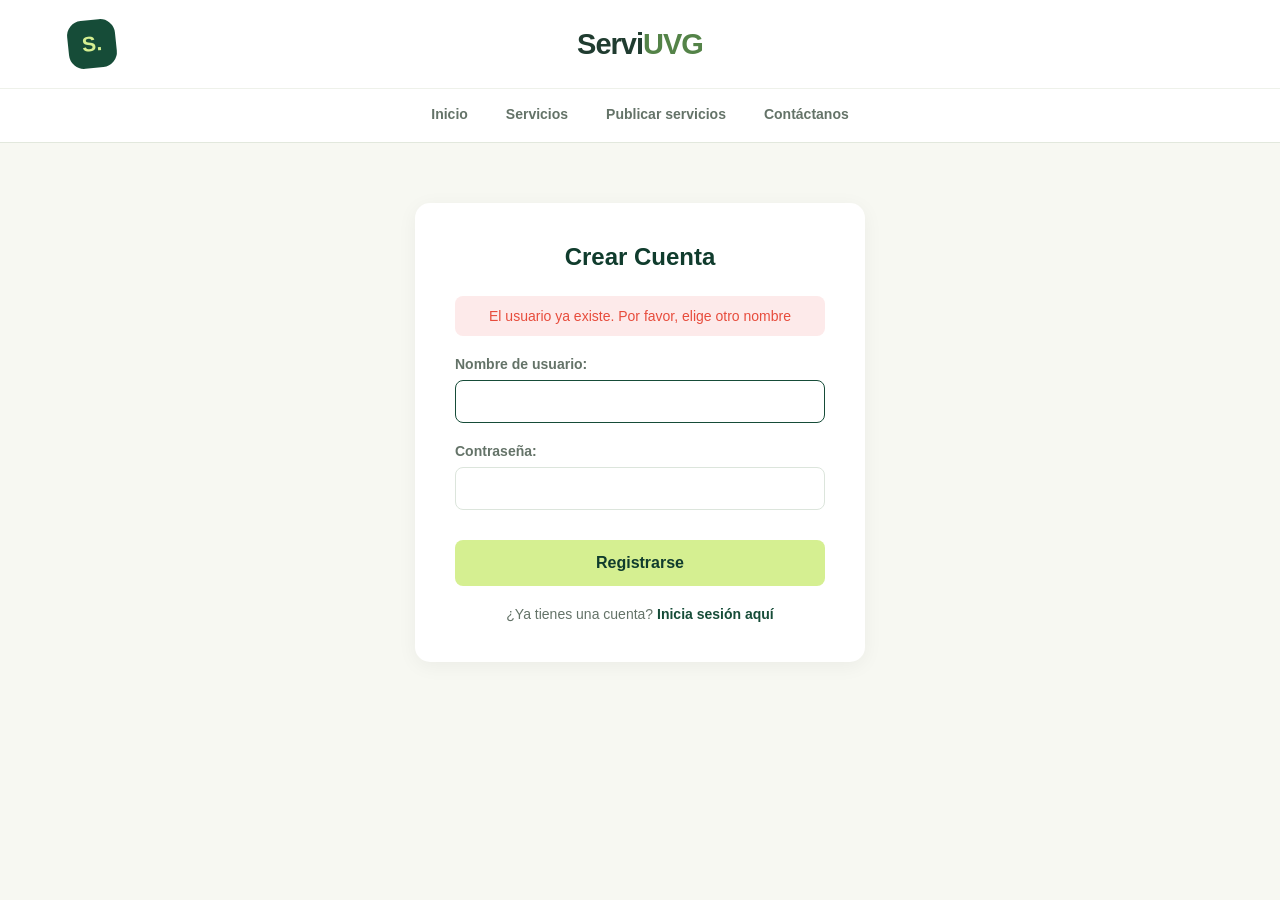
<file: src/main/resources/templates/registro.html>
<!DOCTYPE html>
<html xmlns:th="http://www.thymeleaf.org" lang="es">
<head>
    <meta charset="UTF-8">
    <meta name="viewport" content="width=device-width, initial-scale=1.0">
    <title>Registro - ServiUVG</title>

    <style>
        :root {
            --verde: #164c38;
            --verde-oscuro: #103c2d;
            --crema: #f7f8f2;
            --lima: #d5ef91;
            --texto: #203c30;
            --error: #e74c3c;
            --exito: #2ecc71;
        }

        * {
            box-sizing: border-box;
        }

        body {
            margin: 0;
            font-family: "Segoe UI", Arial, sans-serif;
            background: var(--crema);
            color: var(--texto);
        }

        a {
            color: inherit;
            text-decoration: none;
        }

        /* ENCABEZADO */
        .encabezado {
            background: white;
        }

        .barra-superior {
            max-width: 1200px;
            margin: auto;
            padding: 20px 28px;
            display: grid;
            grid-template-columns: 1fr auto 1fr;
            align-items: center;
        }

        .logo {
            width: 48px;
            height: 48px;
            display: grid;
            place-items: center;
            border-radius: 15px;
            background: var(--verde);
            color: var(--lima);
            font-size: 21px;
            font-weight: 800;
            transform: rotate(-6deg);
            justify-self: start;
        }

        .nombre-sitio {
            font-size: 29px;
            font-weight: 800;
            letter-spacing: -1px;
        }

        .nombre-sitio span {
            color: #548348;
        }

        /* NAVEGACIÓN */
        .navegacion {
            display: flex;
            justify-content: center;
            gap: 38px;
            padding: 0 20px;
            border-top: 1px solid #eef1ea;
            border-bottom: 1px solid #e2e8dd;
        }

        .navegacion a {
            padding: 17px 0;
            font-size: 14px;
            font-weight: 600;
            color: #647368;
            border-bottom: 3px solid transparent;
        }

        .navegacion a:hover {
            color: var(--verde);
            border-bottom-color: var(--verde);
        }

        main {
            max-width: 450px;
            margin: 60px auto;
            padding: 40px;
            background: white;
            border-radius: 15px;
            box-shadow: 0 4px 20px rgba(0,0,0,0.05);
            text-align: center;
        }

        h2 {
            color: var(--verde-oscuro);
            margin-top: 0;
            margin-bottom: 25px;
            font-size: 24px;
        }

        .grupo-formulario {
            text-align: left;
            margin-bottom: 20px;
        }

        .grupo-formulario label {
            display: block;
            margin-bottom: 8px;
            font-size: 14px;
            font-weight: 600;
            color: #647368;
        }

        .grupo-formulario input {
            width: 100%;
            padding: 12px 15px;
            border: 1px solid #dce5dc;
            border-radius: 8px;
            font-size: 15px;
            transition: border-color 0.3s;
        }

        .grupo-formulario input:focus {
            outline: none;
            border-color: var(--verde);
        }

        .btn-registro {
            width: 100%;
            background: var(--lima);
            color: var(--verde-oscuro);
            border: none;
            padding: 14px;
            border-radius: 8px;
            font-size: 16px;
            font-weight: bold;
            cursor: pointer;
            transition: background 0.3s, transform 0.2s;
            margin-top: 10px;
        }

        .btn-registro:hover {
            background: #e2f6b3;
            transform: translateY(-2px);
        }

        .enlace-login {
            margin-top: 20px;
            font-size: 14px;
            color: #647368;
        }

        .enlace-login a {
            color: var(--verde);
            font-weight: 600;
        }

        .enlace-login a:hover {
            text-decoration: underline;
        }
    </style>
</head>
<body>
    <header class="encabezado">
        <div class="barra-superior">
            <a class="logo" href="/" aria-label="ServiUVG: inicio">S.</a>
            <a class="nombre-sitio" href="/">Servi<span>UVG</span></a>
            <div style="justify-self: end;"></div>
        </div>

        <nav class="navegacion" aria-label="Navegación principal">
            <a href="/">Inicio</a>
            <a href="/servicios">Servicios</a>
            <a href="/publicar">Publicar servicios</a>
            <a href="/contacto">Contáctanos</a>
        </nav>
    </header>

    <main>
        <h2>Crear Cuenta</h2>
        
        <div th:if="${param.error}" style="background-color: #fdeaea; color: #e74c3c; padding: 12px; border-radius: 8px; margin-bottom: 20px; font-size: 14px;">
            El usuario ya existe. Por favor, elige otro nombre
        </div>

        <form th:action="@{/registro}" th:object="${usuario}" method="post">
            <div class="grupo-formulario">
                <label for="nombre">Nombre de usuario:</label>
                <input type="text" id="nombre" th:field="*{nombre}" required autofocus />
            </div>
            
            <div class="grupo-formulario">
                <label for="password">Contraseña:</label>
                <input type="password" id="password" th:field="*{password}" required />
            </div>
            
            <button type="submit" class="btn-registro">Registrarse</button>
        </form>

        <div class="enlace-login">
            ¿Ya tienes una cuenta? <a th:href="@{/login}">Inicia sesión aquí</a>
        </div>
    </main>
</body>
</html>
</file>
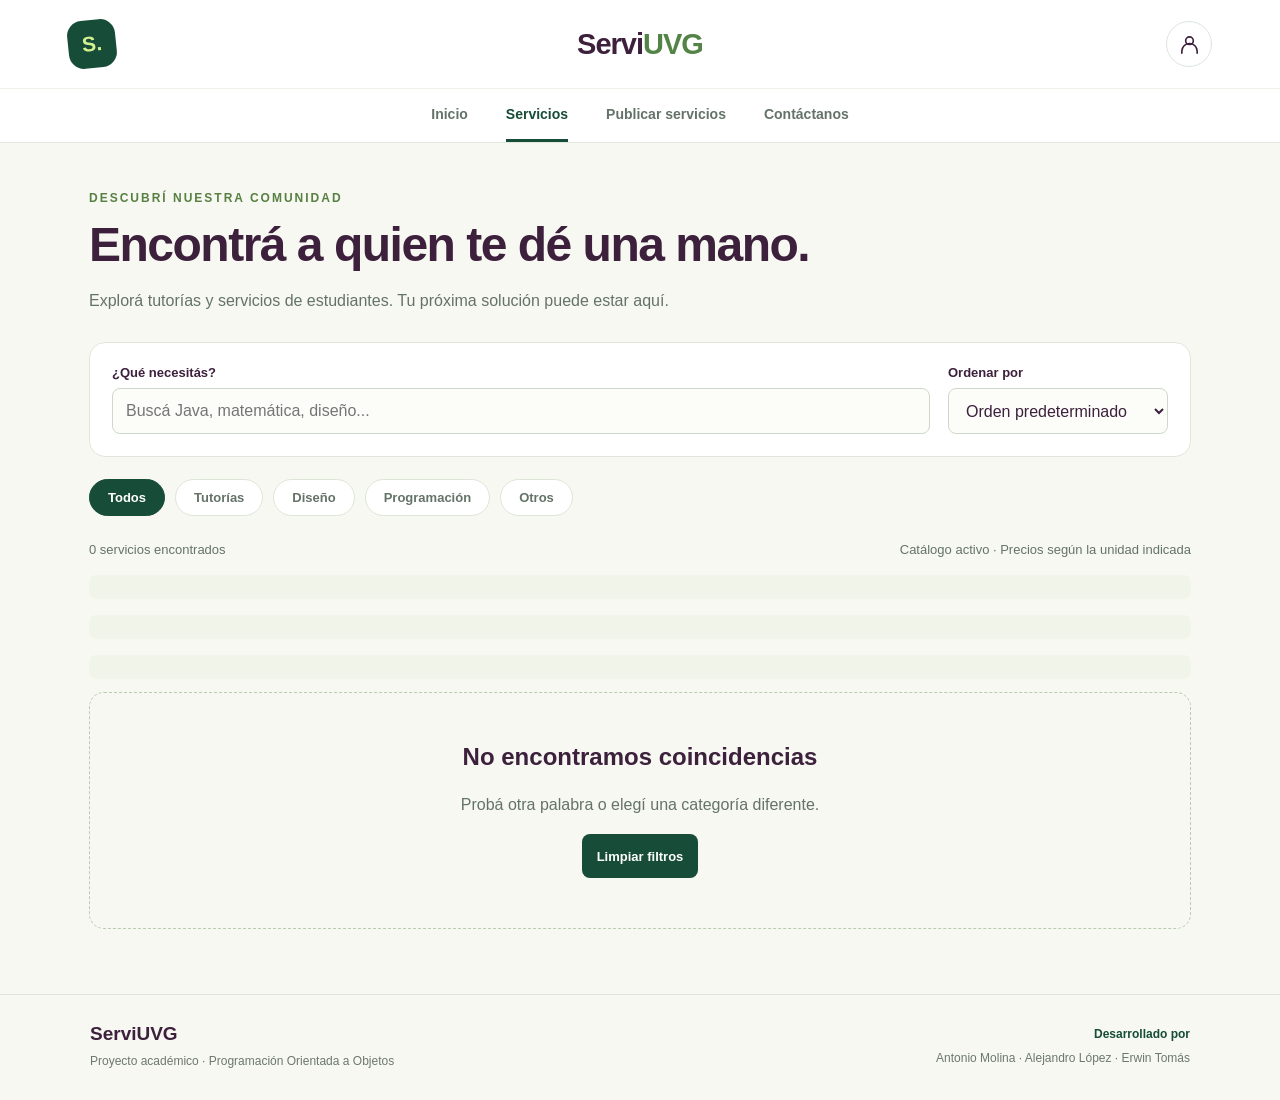
<file: src/main/resources/templates/servicios.html>
<!DOCTYPE html>
<html lang="es" xmlns:th="http://www.thymeleaf.org">
<head>
    <meta charset="UTF-8">
    <meta name="viewport" content="width=device-width, initial-scale=1.0">
    <title>Servicios | ServiUVG</title>

    <style>
        :root {
            --verde: #164c38;
            --verde-oscuro: #103c2d;
            --crema: #f7f8f2;
            --lima: #d5ef91;
            --texto: #3c203c;
            --gris: #647368;
        }

        * {
            box-sizing: border-box;
        }

        body {
            margin: 0;
            font-family: "Segoe UI", Arial, sans-serif;
            background: var(--crema);
            color: var(--texto);
        }

        a {
            color: inherit;
            text-decoration: none;
        }

        button,
        input,
        select,
        textarea {
            font: inherit;
        }

        button {
            cursor: pointer;
        }

        :focus-visible {
            outline: 3px solid #82b649;
            outline-offset: 4px;
        }

        [hidden] {
            display: none !important;
        }

        /* HEADER: MISMO DISEÑO DEL INDEX */

        .encabezado {
            background: white;
        }

        .barra-superior {
            max-width: 1200px;
            margin: auto;
            padding: 20px 28px;
            display: grid;
            grid-template-columns: 1fr auto 1fr;
            align-items: center;
        }

        .logo {
            width: 48px;
            height: 48px;
            display: grid;
            place-items: center;
            border-radius: 15px;
            background: var(--verde);
            color: var(--lima);
            font-size: 21px;
            font-weight: 800;
            transform: rotate(-6deg);
            justify-self: start;
            transition:
                transform 0.3s ease,
                box-shadow 0.3s ease;
        }

        .logo:hover {
            transform: rotate(0deg) scale(1.08);
            box-shadow: 0 6px 18px #164c3825;
        }

        .nombre-sitio {
            font-size: 29px;
            font-weight: 800;
            letter-spacing: -1px;
        }

        .nombre-sitio span {
            color: #548348;
        }

        .perfil {
            justify-self: end;
            display: grid;
            place-items: center;
            width: 46px;
            height: 46px;
            border: 1px solid #dce5dc;
            border-radius: 50%;
            transition:
                transform 0.3s ease,
                background 0.3s ease,
                box-shadow 0.3s ease;
        }

        .perfil:hover {
            transform: translateY(-3px);
            background: #edf4e8;
            box-shadow: 0 5px 15px #164c3815;
        }

        .perfil svg {
            width: 23px;
            height: 23px;
        }

        /* NAVEGACIÓN */

        .navegacion {
            display: flex;
            justify-content: center;
            gap: 38px;
            padding: 0 20px;
            border-top: 1px solid #eef1ea;
            border-bottom: 1px solid #e2e8dd;
        }

        .navegacion a {
            position: relative;
            padding: 17px 0;
            font-size: 14px;
            font-weight: 600;
            color: var(--gris);
            border-bottom: 3px solid transparent;
            transition: color 0.25s ease;
        }

        .navegacion a:hover,
        .navegacion a[aria-current="page"] {
            color: var(--verde);
        }

        .navegacion a::after {
            content: "";
            position: absolute;
            bottom: -3px;
            left: 0;
            width: 100%;
            height: 3px;
            background: var(--verde);
            transform: scaleX(0);
            transform-origin: center;
            transition: transform 0.25s ease;
        }

        .navegacion a:hover::after,
        .navegacion a:focus-visible::after,
        .navegacion a[aria-current="page"]::after {
            transform: scaleX(1);
        }

        /* CONTENIDO */

        main {
            max-width: 1150px;
            min-height: 65vh;
            margin: auto;
            padding: 48px 24px 65px;
        }

        .introduccion {
            animation: aparecer 0.6s ease both;
        }

        .etiqueta {
            margin: 0 0 12px;
            color: #578042;
            text-transform: uppercase;
            letter-spacing: 2px;
            font-size: 12px;
            font-weight: 800;
        }

        h1 {
            margin: 0;
            font-size: clamp(32px, 5vw, 48px);
            line-height: 1.15;
            letter-spacing: -1.5px;
        }

        .descripcion {
            margin: 15px 0 28px;
            color: var(--gris);
            line-height: 1.7;
        }

        /* BÚSQUEDA Y FILTROS */

        .filtros {
            display: grid;
            grid-template-columns: 1fr 220px;
            gap: 18px;
            padding: 22px;
            border: 1px solid #e0e7da;
            border-radius: 16px;
            background: white;
            animation: aparecer 0.6s 0.1s ease both;
        }

        label {
            display: block;
            margin-bottom: 8px;
            font-size: 13px;
            font-weight: 700;
        }

        input,
        select,
        textarea {
            width: 100%;
            min-height: 46px;
            padding: 11px 13px;
            border: 1px solid #cdd8ca;
            border-radius: 8px;
            background: #fcfdf9;
            color: var(--texto);
            transition:
                border-color 0.2s,
                box-shadow 0.2s;
        }

        textarea {
            min-height: 90px;
            resize: vertical;
        }

        input:focus,
        select:focus,
        textarea:focus {
            border-color: #578042;
            box-shadow: 0 0 0 3px #d5ef9140;
            outline: none;
        }

        .categorias {
            display: flex;
            flex-wrap: wrap;
            gap: 10px;
            margin: 22px 0;
            animation: aparecer 0.6s 0.2s ease both;
        }

        .categoria-boton {
            padding: 10px 18px;
            border: 1px solid #dce5d6;
            border-radius: 30px;
            background: white;
            color: var(--gris);
            font-size: 13px;
            font-weight: 600;
            transition:
                background 0.2s,
                color 0.2s,
                transform 0.2s;
        }

        .categoria-boton:hover {
            transform: translateY(-2px);
            background: #edf3e5;
        }

        .categoria-boton[aria-pressed="true"] {
            background: var(--verde);
            color: white;
            border-color: var(--verde);
        }

        /* SUBMENÚ DE MATERIAS (solo para Tutorías) */

        .subcategorias {
            margin-top: -8px;
            padding: 14px 16px;
            background: #f4f8ee;
            border-radius: 14px;
        }

        .subcategorias .categoria-boton {
            font-size: 12px;
            padding: 8px 14px;
        }

        .informacion-resultados {
            display: flex;
            justify-content: space-between;
            gap: 12px;
            flex-wrap: wrap;
            margin: 26px 0 18px;
            color: var(--gris);
            font-size: 13px;
        }

        .informacion-resultados p {
            margin: 0;
        }

        /* TARJETAS */

        .servicios {
            display: grid;
            grid-template-columns: repeat(3, minmax(0, 1fr));
            gap: 22px;
        }

        .tarjeta {
            overflow: hidden;
            display: flex;
            flex-direction: column;
            min-width: 0;
            border: 1px solid #dfe7d9;
            border-radius: 16px;
            background: white;
            animation: aparecerTarjeta 0.5s ease backwards;
            transition:
                transform 0.25s,
                box-shadow 0.25s,
                border-color 0.25s;
        }

        .tarjeta:hover {
            transform: translateY(-6px);
            border-color: #b7cda7;
            box-shadow: 0 16px 32px #164c3812;
        }

        .tarjeta-portada {
            min-height: 140px;
            display: flex;
            justify-content: space-between;
            align-items: center;
            gap: 12px;
            padding: 25px;
            background: #eaf0df;
        }

        .tarjeta-portada.diseno {
            background: #eee8f4;
        }

        .tarjeta-portada.programacion {
            background: #e4edf4;
        }

        .tarjeta-portada.otros {
            background: #f4ecdd;
        }

        .simbolo {
            font-size: 38px;
            font-weight: 800;
            letter-spacing: -2px;
            color: #164c3880;
            transition: transform 0.35s ease;
        }

        .tarjeta:hover .simbolo {
            transform: rotate(-8deg) scale(1.12);
        }

        .etiqueta-categoria {
            padding: 7px 11px;
            border-radius: 20px;
            background: #ffffffb0;
            font-size: 11px;
            font-weight: 700;
        }

        .tarjeta-contenido {
            display: flex;
            flex-direction: column;
            flex: 1;
            padding: 23px;
        }

        .tarjeta h2 {
            margin: 0 0 10px;
            font-size: 19px;
            letter-spacing: -0.4px;
            overflow-wrap: anywhere;
        }

        .resumen {
            margin: 0 0 20px;
            color: var(--gris);
            font-size: 14px;
            line-height: 1.7;
        }

        .vendedor {
            margin: auto 0 18px;
            padding-top: 8px;
            color: var(--gris);
            font-size: 13px;
        }

        .tarjeta-pie {
            display: flex;
            flex-direction: column;
            gap: 16px;
            padding-top: 16px;
            border-top: 1px solid #edf0e8;
        }

        .precio {
            margin: 0;
            color: var(--verde);
            font-size: 23px;
            font-weight: 800;
        }

        .unidad {
            display: block;
            margin-top: 3px;
            color: var(--gris);
            font-size: 12px;
            font-weight: 400;
        }

        .precio-calificacion {
            display: flex;
            align-items: center;
            justify-content: space-between;
            gap: 12px;
        }

        .precio-calificacion > .precio { min-width: 0; overflow-wrap: anywhere; }
        .calificacion { flex-shrink: 0; text-align: right; }
        .estrellas-promedio {
            position: relative;
            display: inline-block;
            color: #d6dcd5;
            font: 21px/1.3 monospace;
            white-space: nowrap;
        }
        .estrellas-relleno {
            position: absolute;
            top: 0;
            left: 0;
            width: var(--porcentaje, 0%);
            overflow: hidden;
            color: #b77909;
        }
        .calificacion-dato { margin: 3px 0 0; font-size: 12px; color: var(--gris); }
        .enlace-resenas {
            display: block;
            padding: 4px 0;
            margin-left: auto;
            border: 0;
            background: transparent;
            color: var(--verde);
            font-size: 12px;
            text-decoration: underline;
        }
        .seccion-resenas { margin-top: 24px; border-top: 1px solid #dfe7d9; padding-top: 16px; }
        .resena { padding: 14px 0; border-bottom: 1px solid #edf0e8; }
        .resena p { margin: 6px 0; overflow-wrap: anywhere; white-space: pre-wrap; }
        .resena-fecha { color: var(--gris); font-size: 12px; }
        .resena-estrellas { color: #9b6705; }
        #formulario-resena { margin-top: 20px; }
        #formulario-resena fieldset { padding: 0; margin: 14px 0; border: 0; }
        #formulario-resena legend { font-size: 14px; font-weight: 700; }
        .selector-estrellas { display: flex; gap: 4px; margin-top: 8px; }
        .selector-estrellas input {
            position: absolute;
            width: 1px;
            height: 1px;
            min-height: 0;
            padding: 0;
            clip-path: inset(50%);
            overflow: hidden;
        }
        .selector-estrellas label {
            display: inline-flex;
            align-items: center;
            justify-content: center;
            min-width: 42px;
            min-height: 44px;
            margin: 0;
            border-radius: 6px;
            color: #647368;
            font-size: 30px;
            cursor: pointer;
        }
        .selector-estrellas label.elegida { color: #9b6705; }
        .selector-estrellas input:focus-visible + label { outline: 3px solid #82b649; }
        .selector-estrellas label:hover { background: #f0f4e9; }
        .solo-lectores {
            position: absolute;
            width: 1px;
            height: 1px;
            padding: 0;
            margin: -1px;
            overflow: hidden;
            clip-path: inset(50%);
            white-space: nowrap;
        }
        #formulario-resena .boton { margin-top: 12px; }
        .boton:disabled { opacity: 0.65; cursor: wait; }
        .mensaje-error { color: #862c23; background: #fff0ed; }
        .mensaje-exito { color: var(--verde); }
        .horario-visible {
            padding: 12px 16px;
            border-radius: 10px;
            background: #f0f6e7;
            margin: 14px 0;
        }
        .horario-visible h3 { margin: 0 0 6px; font-size: 16px; }
        .horario-visible p { margin: 0; line-height: 1.6; }

        .acciones-servicio {
            display: grid;
            grid-template-columns: 1fr 1fr;
            gap: 10px;
        }

        /* BOTONES */

        .boton {
            display: inline-flex;
            align-items: center;
            justify-content: center;
            gap: 8px;
            min-height: 44px;
            padding: 11px 14px;
            border: 1px solid transparent;
            border-radius: 8px;
            background: var(--verde);
            color: white;
            font-size: 13px;
            font-weight: 700;
            transition:
                transform 0.2s ease,
                background 0.2s ease,
                box-shadow 0.2s ease;
        }

        .boton:hover {
            transform: translateY(-2px);
            background: #26724e;
            box-shadow: 0 6px 14px #164c3815;
        }

        .boton:active {
            transform: scale(0.97);
        }

        .boton-detalles {
            background: white;
            color: var(--verde);
            border-color: #cdd8ca;
        }

        .boton-detalles:hover {
            background: #edf3e5;
        }

        .boton-reservar {
            background: var(--lima);
            color: var(--verde-oscuro);
        }

        .boton-reservar:hover {
            background: #c4e47c;
        }

        .flecha {
            transition: transform 0.2s ease;
        }

        .boton:hover .flecha {
            transform: translateX(3px);
        }

        .reservar-detalle {
            width: 100%;
            margin-top: 18px;
        }

        /* SIN RESULTADOS */

        .vacio {
            padding: 50px 20px;
            text-align: center;
            border: 1px dashed #b9cbb1;
            border-radius: 15px;
        }

        .vacio h2 {
            margin-top: 0;
        }

        .vacio p {
            color: var(--gris);
            line-height: 1.7;
        }

        /* VENTANAS DE DETALLES Y RESERVA */

        dialog {
            width: min(540px, calc(100% - 32px));
            max-height: 88vh;
            overflow-y: auto;
            padding: 30px;
            border: 0;
            border-radius: 18px;
            color: var(--texto);
            background: white;
            box-shadow: 0 25px 80px #00000030;
        }

        dialog[open] {
            animation: abrirVentana 0.25s ease both;
        }

        dialog::backdrop {
            background: #10281ecc;
        }

        .cerrar {
            display: block;
            min-height: 40px;
            margin-left: auto;
            padding: 8px 12px;
            border: 1px solid #dce5d6;
            border-radius: 8px;
            background: white;
            color: var(--verde);
            transition: background 0.2s;
        }

        .cerrar:hover {
            background: #edf3e5;
        }

        dialog h2 {
            margin: 16px 0 8px;
            font-size: 25px;
            overflow-wrap: anywhere;
        }

        .detalle-texto {
            color: var(--gris);
            line-height: 1.7;
            margin: 8px 0;
        }

        .grupo-modal {
            margin-top: 15px;
        }

        .aviso {
            margin-top: 16px;
            padding: 12px 14px;
            border-radius: 8px;
            background: #f0f4e9;
            font-size: 13px;
            line-height: 1.6;
            color: var(--verde-oscuro);
        }

        /* FOOTER: MISMO DISEÑO DEL INDEX */

        footer {
            border-top: 1px solid #dfe5d8;
            padding: 28px;
        }

        .contenido-footer {
            max-width: 1100px;
            margin: auto;
            display: flex;
            justify-content: space-between;
            align-items: center;
            gap: 24px;
        }

        .marca-footer {
            margin: 0 0 6px;
            font-size: 19px;
            font-weight: 800;
        }

        .detalle-footer {
            margin: 0;
            color: #6c786e;
            font-size: 12px;
            line-height: 1.7;
        }

        .equipo {
            text-align: right;
        }

        .equipo strong {
            display: block;
            margin-bottom: 7px;
            font-size: 12px;
            color: var(--verde);
        }

        /* ANIMACIONES */

        @keyframes aparecer {
            from {
                opacity: 0;
                transform: translateY(20px);
            }

            to {
                opacity: 1;
                transform: translateY(0);
            }
        }

        @keyframes aparecerTarjeta {
            from {
                opacity: 0;
                transform: translateY(22px) scale(0.98);
            }

            to {
                opacity: 1;
                transform: translateY(0) scale(1);
            }
        }

        @keyframes abrirVentana {
            from {
                opacity: 0;
                transform: translateY(15px) scale(0.96);
            }

            to {
                opacity: 1;
                transform: translateY(0) scale(1);
            }
        }

        /* DISEÑO RESPONSIVE */

        @media (max-width: 900px) {
            .servicios {
                grid-template-columns: repeat(2, minmax(0, 1fr));
            }
        }

        @media (max-width: 600px) {
            .barra-superior {
                padding: 16px;
            }

            .nombre-sitio {
                font-size: 25px;
            }

            .logo {
                width: 40px;
                height: 40px;
                font-size: 18px;
            }

            .perfil {
                width: 40px;
                height: 40px;
            }

            .navegacion {
                gap: 0;
                justify-content: space-around;
                padding: 0 8px;
            }

            .navegacion a {
                font-size: 12px;
            }

            main {
                padding: 32px 18px 45px;
            }

            .filtros,
            .servicios {
                grid-template-columns: 1fr;
            }

            .filtros {
                padding: 18px;
            }

            .contenido-footer {
                flex-direction: column;
                text-align: center;
            }

            .equipo {
                text-align: center;
            }

            dialog {
                padding: 23px;
            }
        }

        @media (prefers-reduced-motion: reduce) {
            *,
            *::before,
            *::after {
                animation: none !important;
                transition: none !important;
            }
        }
    </style>
</head>

<body>
    <header class="encabezado">
        <div class="barra-superior">
            <a class="logo" href="/" aria-label="ServiUVG: inicio">
                S.
            </a>

            <a class="nombre-sitio" href="/">
                Servi<span>UVG</span>
            </a>

            <a class="perfil" href="/perfil" aria-label="Mi perfil">
                <svg viewBox="0 0 24 24" fill="none" stroke="currentColor" stroke-width="1.7" stroke-linecap="round" aria-hidden="true">
                    <circle cx="12" cy="8" r="4"></circle>
                    <path d="M4 21v-2a8 8 0 0 1 16 0v2"></path>
                </svg>
            </a>
        </div>

        <nav class="navegacion" aria-label="Navegación principal">
            <a href="/">Inicio</a>
            <a href="/servicios" aria-current="page">Servicios</a>
            <a href="/publicar">Publicar servicios</a>
            <a href="/contacto">Contáctanos</a>
        </nav>
    </header>

    <main>
        <section class="introduccion" aria-labelledby="titulo">
            <p class="etiqueta">Descubrí nuestra comunidad</p>

            <h1 id="titulo">Encontrá a quien te dé una mano.</h1>

            <p class="descripcion">
                Explorá tutorías y servicios de estudiantes.
                Tu próxima solución puede estar aquí.
            </p>
        </section>

        <section aria-label="Buscar y filtrar servicios">
            <div class="filtros">
                <div>
                    <label for="busqueda">¿Qué necesitás?</label>
                    <input type="search" id="busqueda" placeholder="Buscá Java, matemática, diseño...">
                </div>

                <div>
                    <label for="orden">Ordenar por</label>
                    <select id="orden">
                        <option value="original">Orden predeterminado</option>
                        <option value="menor">Precio: menor a mayor</option>
                        <option value="mayor">Precio: mayor a menor</option>
                    </select>
                </div>
            </div>

            <div class="categorias" role="group" aria-label="Categorías">
                <button type="button" class="categoria-boton" data-categoria="todos" aria-pressed="true">Todos</button>
                <button type="button" class="categoria-boton" data-categoria="tutorias" aria-pressed="false">Tutorías</button>
                <button type="button" class="categoria-boton" data-categoria="diseno" aria-pressed="false">Diseño</button>
                <button type="button" class="categoria-boton" data-categoria="programacion" aria-pressed="false">Programación</button>
                <button type="button" class="categoria-boton" data-categoria="otros" aria-pressed="false">Otros</button>
            </div>

            <div class="categorias subcategorias" id="subcategorias"
                 role="group" aria-label="Materia de tutoría" hidden></div>
        </section>

        <div class="informacion-resultados">
            <p id="contador" role="status" aria-live="polite"></p>
            <p>Catálogo activo · Precios según la unidad indicada</p>
        </div>

        <p th:if="${exitoResena}" th:text="${exitoResena}" class="aviso mensaje-exito" role="status"></p>
        <p th:if="${errorResena}" th:text="${errorResena}" class="aviso mensaje-error" role="alert"></p>
        <p th:if="${error}" th:text="${error}" class="aviso mensaje-error" role="alert"></p>

        <section id="lista-servicios" class="servicios" aria-label="Servicios disponibles"></section>

        <section id="sin-resultados" class="vacio" hidden>
            <h2>No encontramos coincidencias</h2>
            <p>Probá otra palabra o elegí una categoría diferente.</p>
            <button type="button" id="limpiar" class="boton">Limpiar filtros</button>
        </section>

        <noscript>
            Activá JavaScript para ver el catálogo y usar los filtros.
        </noscript>
    </main>

    <!-- VENTANA: VER MÁS -->
    <dialog id="detalle" aria-labelledby="detalle-titulo">
        <form method="dialog">
            <button class="cerrar" autofocus>Cerrar ✕</button>
        </form>
        <h2 id="detalle-titulo"></h2>
        <p id="detalle-categoria" class="etiqueta"></p>
        <p id="detalle-descripcion" class="detalle-texto"></p>
        <p id="detalle-vendedor" class="detalle-texto"></p>
        <p id="detalle-contacto" class="detalle-texto"></p>
        <section class="horario-visible" aria-labelledby="detalle-horario-titulo">
            <h3 id="detalle-horario-titulo">Disponibilidad semanal</h3>
            <p id="detalle-disponibilidad"></p>
        </section>
        <div class="precio-calificacion">
            <p id="detalle-precio" class="precio"></p>
            <div id="detalle-calificacion"></div>
        </div>
        <button type="button" id="reservar-desde-detalle" class="boton boton-reservar reservar-detalle">
            Contratar este servicio
            <span class="flecha" aria-hidden="true">→</span>
        </button>
        <section class="seccion-resenas" aria-labelledby="resenas-titulo">
            <h3 id="resenas-titulo" tabindex="-1">Reseñas de la comunidad</h3>
            <p th:if="${exitoResena}" th:text="${exitoResena}" class="aviso mensaje-exito" role="status"></p>
            <p th:if="${errorResena}" th:text="${errorResena}" class="aviso mensaje-error" role="alert"></p>
            <div id="lista-resenas"></div>
            <p id="estado-resena" class="aviso" hidden></p>
            <p id="login-resena" class="aviso" hidden>
                <a th:href="@{/login}"><u>Iniciá sesión</u></a> para dejar tu reseña.
            </p>
            <form id="formulario-resena" th:action="@{/servicios/resenar}" method="post" hidden>
                <input type="hidden" id="resena-servicio-id" name="servicioId">
                <fieldset>
                    <legend>Tu calificación (obligatoria)</legend>
                    <div class="selector-estrellas">
                        <input type="radio" id="estrella-1" name="estrellas" value="1" required>
                        <label for="estrella-1" title="1 estrella"><span aria-hidden="true">★</span><span class="solo-lectores">1 estrella</span></label>
                        <input type="radio" id="estrella-2" name="estrellas" value="2" required>
                        <label for="estrella-2" title="2 estrellas"><span aria-hidden="true">★</span><span class="solo-lectores">2 estrellas</span></label>
                        <input type="radio" id="estrella-3" name="estrellas" value="3" required>
                        <label for="estrella-3" title="3 estrellas"><span aria-hidden="true">★</span><span class="solo-lectores">3 estrellas</span></label>
                        <input type="radio" id="estrella-4" name="estrellas" value="4" required>
                        <label for="estrella-4" title="4 estrellas"><span aria-hidden="true">★</span><span class="solo-lectores">4 estrellas</span></label>
                        <input type="radio" id="estrella-5" name="estrellas" value="5" required>
                        <label for="estrella-5" title="5 estrellas"><span aria-hidden="true">★</span><span class="solo-lectores">5 estrellas</span></label>
                    </div>
                    <p id="estrellas-elegidas" class="detalle-texto" aria-live="polite">Elegí de 1 a 5 estrellas.</p>
                </fieldset>
                <label for="resena-comentario">Tu comentario (opcional)</label>
                <textarea id="resena-comentario" name="comentario" maxlength="500" placeholder="Contale a la comunidad qué te pareció el servicio."></textarea>
                <p class="detalle-texto">Máximo 500 caracteres. Solo una reseña por cuenta y servicio.</p>
                <button type="submit" class="boton">Publicar reseña</button>
            </form>
        </section>
    </dialog>

    <!-- VENTANA: CONTRATAR / RESERVAR SERVICIO (CONECTADA A BASE DE DATOS) -->
    <dialog id="reserva" aria-labelledby="reserva-titulo">
        <form method="dialog">
            <button class="cerrar" autofocus>Cerrar ✕</button>
        </form>
        <h2 id="reserva-titulo">Contratar servicio</h2>
        <p id="reserva-servicio" class="detalle-texto"></p>
        <p id="reserva-precio" class="precio"></p>
        <div class="horario-visible">
            <h3>Horario del proveedor</h3>
            <p id="reserva-disponibilidad"></p>
        </div>

        <form th:action="@{/servicios/contratar}" method="post">
            <input type="hidden" id="reserva-servicio-id" name="servicioId" required>

            <div class="grupo-modal">
                <label for="fechaDeseada">Fecha deseada para el servicio</label>
                <input type="date" id="fechaDeseada" name="fechaDeseada" required>
            </div>

            <div class="grupo-modal">
                <label for="horaDeseada">Hora deseada para empezar</label>
                <input type="time" id="horaDeseada" name="horaDeseada" required>
            </div>

            <div class="grupo-modal">
                <label for="contactoCliente">Tu medio de contacto (WhatsApp o correo UVG)</label>
                <input type="text" id="contactoCliente" name="contactoCliente" placeholder="Ej. WhatsApp 5555-0000 o tu_correo@uvg.edu.gt" required>
            </div>

            <div class="grupo-modal">
                <label for="metodoPago">Método de pago a realizar</label>
                <select id="metodoPago" name="metodoPago" required>
                    <option value="Efectivo en el campus">Efectivo en el campus (UVG)</option>
                    <option value="Transferencia bancaria">Transferencia bancaria</option>
                </select>
            </div>

            <div class="grupo-modal">
                <label for="mensaje">Detalles de lo que necesitas</label>
                <textarea id="mensaje" name="mensaje" placeholder="Describe el tema o cualquier detalle importante..." required></textarea>
            </div>

            <p class="aviso">
                <strong>Información del pago:</strong> El pago solo se realiza una vez que el proveedor <strong>acepte</strong> tu solicitud. Si la rechaza por disponibilidad, no se realiza ningún cobro.
            </p>

            <button type="submit" class="boton boton-reservar reservar-detalle">
                Enviar solicitud de contratación
                <span class="flecha" aria-hidden="true">→</span>
            </button>
        </form>
    </dialog>

    <!-- FOOTER -->
    <footer>
        <div class="contenido-footer">
            <div>
                <p class="marca-footer">ServiUVG</p>
                <p class="detalle-footer">Proyecto académico · Programación Orientada a Objetos</p>
            </div>
            <div class="equipo">
                <strong>Desarrollado por</strong>
                <p class="detalle-footer">Antonio Molina · Alejandro López · Erwin Tomás</p>
            </div>
        </div>
    </footer>

    <script th:inline="javascript">
        /*
         * DATOS REALES DESDE LA BASE DE DATOS
         * Thymeleaf inyectará la lista de Java aquí automáticamente
         */
        const serviciosDesdeJava = /*[[${serviciosBD}]]*/ [];
        const usuarioAutenticado = /*[[${usuarioAutenticado}]]*/ false;

        // Adaptamos los datos incluyendo el usuario real que publicó el servicio y su contacto
        const servicios = serviciosDesdeJava.map(s => ({
            id: s.id,
            titulo: s.titulo,
            categoria: s.categoria,
            subcategoria: s.subcategoria,
            descripcion: s.descripcion,
            detalle: s.detalle,
            precio: s.precio,
            unidad: s.unidad,
            contactoProveedor: s.contactoProveedor || "Se coordina al aceptar la solicitud",
            vendedor: s.vendedor || "Estudiante UVG",
            promedio: s.promedio,
            cantidadResenas: s.cantidadResenas,
            propietario: s.propietario,
            miCalificacion: s.miCalificacion,
            disponibilidad: s.disponibilidad || [],
            resenas: s.resenas || []
        }));

        const categorias = {
            tutorias: { nombre: "Tutorías", simbolo: "Aa" },
            diseno: { nombre: "Diseño", simbolo: "✦" },
            programacion: { nombre: "Programación", simbolo: "</>" },
            otros: { nombre: "Otros", simbolo: "＋" }
        };

        const subcategoriasTutoria = {
            calculo: "Cálculo",
            algebra: "Álgebra y trigonometría",
            fisica: "Física",
            quimica: "Química",
            programacion: "Programación",
            estadistica: "Estadística",
            "logica-digital": "Lógica digital",
            otra: "Otra materia"
        };

        const lista = document.getElementById("lista-servicios");
        const buscador = document.getElementById("busqueda");
        const orden = document.getElementById("orden");
        const contador = document.getElementById("contador");
        const sinResultados = document.getElementById("sin-resultados");
        const botonesCategoria = document.querySelectorAll(".categoria-boton");
        const detalle = document.getElementById("detalle");
        const ventanaReserva = document.getElementById("reserva");

        let servicioSeleccionado = null;
        let botonOrigen = null;
        const parametros = new URLSearchParams(window.location.search);
        const categoriaURL = parametros.get("categoria");
        let categoriaActual = Object.hasOwn(categorias, categoriaURL) ? categoriaURL : "todos";
        const contenedorSub = document.getElementById("subcategorias");
        const subURL = parametros.get("sub");
        let subcategoriaActual = Object.hasOwn(subcategoriasTutoria, subURL) ? subURL : "todas";

        function normalizar(texto) {
            return texto.toLowerCase().normalize("NFD").replace(/[\u0300-\u036f]/g, "");
        }

        function precioFormateado(precio) {
            return "Q" + Number(precio).toFixed(2);
        }

        function textoDisponibilidad(servicio) {
            if (!servicio.disponibilidad.length) return "Horario por confirmar con el proveedor.";
            return servicio.disponibilidad
                .map(franja => franja.dia + " " + franja.inicio + "–" + franja.fin)
                .join(" · ");
        }

        function crearElemento(etiqueta, clase, texto) {
            const elemento = document.createElement(etiqueta);
            if (clase) elemento.className = clase;
            if (texto !== undefined) elemento.textContent = texto;
            return elemento;
        }

        function crearCalificacion(servicio, conEnlace = false) {
            const bloque = crearElemento("div", "calificacion");
            const estrellas = crearElemento("span", "estrellas-promedio", "★★★★★");
            estrellas.setAttribute("aria-hidden", "true");
            const relleno = crearElemento("span", "estrellas-relleno", "★★★★★");
            relleno.style.setProperty("--porcentaje", (servicio.promedio / 5 * 100) + "%");
            estrellas.append(relleno);
            const dato = servicio.cantidadResenas > 0 ? servicio.promedio.toFixed(1) + " / 5" : "Sin reseñas";
            bloque.append(estrellas, crearElemento("p", "calificacion-dato", dato));
            if (conEnlace) {
                const enlace = crearElemento("button", "enlace-resenas", servicio.cantidadResenas +
                    (servicio.cantidadResenas === 1 ? " reseña" : " reseñas"));
                enlace.type = "button";
                enlace.setAttribute("aria-label", "Ver reseñas de " + servicio.titulo);
                enlace.addEventListener("click", () => {
                    mostrarDetalle(servicio, enlace);
                    document.getElementById("resenas-titulo").focus();
                });
                bloque.append(enlace);
            }
            return bloque;
        }

        const formularioResena = document.getElementById("formulario-resena");
        const radiosEstrellas = formularioResena.querySelectorAll('input[name="estrellas"]');

        function actualizarSelectorEstrellas() {
            const seleccionada = formularioResena.querySelector('input[name="estrellas"]:checked');
            const valor = seleccionada ? Number(seleccionada.value) : 0;
            radiosEstrellas.forEach(radio => {
                radio.nextElementSibling.classList.toggle("elegida", Number(radio.value) <= valor);
            });
            document.getElementById("estrellas-elegidas").textContent = valor
                ? valor + (valor === 1 ? " estrella seleccionada" : " estrellas seleccionadas")
                : "Elegí de 1 a 5 estrellas.";
        }
        radiosEstrellas.forEach(radio => radio.addEventListener("change", actualizarSelectorEstrellas));
        formularioResena.addEventListener("submit", () => {
            formularioResena.querySelector('button[type="submit"]').disabled = true;
        });

        function mostrarResenas(servicio) {
            const contenedor = document.getElementById("lista-resenas");
            contenedor.replaceChildren();
            if (!servicio.resenas.length) {
                contenedor.append(crearElemento("p", "detalle-texto", "Este servicio todavía no tiene reseñas."));
            }
            servicio.resenas.forEach(resena => {
                const articulo = crearElemento("article", "resena");
                const estrellas = crearElemento("p", "resena-estrellas",
                    "★".repeat(resena.estrellas) + "☆".repeat(5 - resena.estrellas));
                estrellas.setAttribute("aria-label", resena.estrellas + " de 5 estrellas");
                const fecha = crearElemento("time", "resena-fecha", resena.fecha);
                fecha.dateTime = resena.fecha;
                articulo.append(crearElemento("strong", "", resena.autor), estrellas, fecha);
                if (resena.comentario) articulo.append(crearElemento("p", "", resena.comentario));
                contenedor.append(articulo);
            });
            const estado = document.getElementById("estado-resena");
            estado.textContent = servicio.propietario ? "No podés calificar tu propio servicio."
                : servicio.miCalificacion != null ? "Ya calificaste este servicio con " + servicio.miCalificacion + " de 5 estrellas." : "";
            estado.hidden = !estado.textContent;
            document.getElementById("login-resena").hidden = usuarioAutenticado;
            formularioResena.hidden = !usuarioAutenticado || servicio.propietario || servicio.miCalificacion != null;
            formularioResena.reset();
            document.getElementById("resena-servicio-id").value = servicio.id;
            formularioResena.querySelector('button[type="submit"]').disabled = false;
            actualizarSelectorEstrellas();
        }

        function mostrarDetalle(servicio, origen) {
            servicioSeleccionado = servicio;
            botonOrigen = origen;
            const catInfo = categorias[servicio.categoria] || categorias.otros;
            document.getElementById("detalle-titulo").textContent = servicio.titulo;
            const nombreSubDetalle = subcategoriasTutoria[servicio.subcategoria];
            document.getElementById("detalle-categoria").textContent =
                nombreSubDetalle ? catInfo.nombre + " · " + nombreSubDetalle : catInfo.nombre;
            document.getElementById("detalle-descripcion").textContent = servicio.detalle || servicio.descripcion;
            document.getElementById("detalle-vendedor").textContent = "Ofrecido por: " + servicio.vendedor;
            document.getElementById("detalle-contacto").textContent = "Contacto del proveedor: " + servicio.contactoProveedor;
            document.getElementById("detalle-disponibilidad").textContent = textoDisponibilidad(servicio);
            document.getElementById("detalle-precio").textContent = precioFormateado(servicio.precio) + " " + servicio.unidad;
            document.getElementById("detalle-calificacion").replaceChildren(crearCalificacion(servicio));
            mostrarResenas(servicio);
            detalle.showModal();
        }

        function abrirReserva(servicio, origen) {
            if (!servicio) return;
            servicioSeleccionado = servicio;
            if (origen) botonOrigen = origen;
            if (detalle.open) detalle.close();
            document.getElementById("reserva-servicio-id").value = servicio.id;
            document.getElementById("reserva-servicio").textContent = servicio.titulo + " · Ofrecido por " + servicio.vendedor;
            document.getElementById("reserva-precio").textContent = "Monto a pagar: " + precioFormateado(servicio.precio) + " (" + servicio.unidad + ")";
            document.getElementById("reserva-disponibilidad").textContent = textoDisponibilidad(servicio);
            const fecha = document.getElementById("fechaDeseada");
            const hoy = new Date();
            fecha.min = [hoy.getFullYear(), String(hoy.getMonth() + 1).padStart(2, "0"),
                String(hoy.getDate()).padStart(2, "0")].join("-");
            fecha.value = "";
            fecha.setCustomValidity("");
            document.getElementById("horaDeseada").value = "";
            ventanaReserva.showModal();
        }

        const fechaReserva = document.getElementById("fechaDeseada");
        const horaReserva = document.getElementById("horaDeseada");
        fechaReserva.addEventListener("input", () => horaReserva.setCustomValidity(""));
        horaReserva.addEventListener("input", () => horaReserva.setCustomValidity(""));
        ventanaReserva.querySelector('form[method="post"]').addEventListener("submit", evento => {
            if (!servicioSeleccionado || !servicioSeleccionado.disponibilidad.length) return;
            const partes = fechaReserva.value.split("-").map(Number);
            const dia = new Date(partes[0], partes[1] - 1, partes[2]).getDay() || 7;
            const disponible = servicioSeleccionado.disponibilidad.some(franja =>
                franja.diaNumero === dia && horaReserva.value >= franja.inicio
                    && horaReserva.value < franja.fin);
            if (!disponible) {
                evento.preventDefault();
                horaReserva.setCustomValidity("Elige una fecha y hora dentro del horario publicado.");
                horaReserva.reportValidity();
            }
        });

        function restaurarFoco() {
            if (!detalle.open && !ventanaReserva.open && botonOrigen && botonOrigen.isConnected) {
                botonOrigen.focus();
            }
        }

        detalle.addEventListener("close", restaurarFoco);
        ventanaReserva.addEventListener("close", restaurarFoco);

        document.getElementById("reservar-desde-detalle").addEventListener("click", () => {
            abrirReserva(servicioSeleccionado);
        });

        function crearTarjeta(servicio, indice, animar) {
            const categoria = categorias[servicio.categoria] || categorias.otros;
            const tarjeta = crearElemento("article", "tarjeta");
            if (animar) tarjeta.style.animationDelay = (indice * 0.07) + "s";
            else tarjeta.style.animation = "none";

            const portada = crearElemento("div", "tarjeta-portada " + servicio.categoria);
            const simbolo = crearElemento("span", "simbolo", categoria.simbolo);
            simbolo.setAttribute("aria-hidden", "true");
            const nombreSub = subcategoriasTutoria[servicio.subcategoria];
            const etiqueta = crearElemento("span", "etiqueta-categoria",
                nombreSub ? categoria.nombre + " · " + nombreSub : categoria.nombre);
            portada.append(simbolo, etiqueta);

            const contenido = crearElemento("div", "tarjeta-contenido");
            contenido.append(
                crearElemento("h2", "", servicio.titulo),
                crearElemento("p", "resumen", servicio.descripcion),
                crearElemento("p", "vendedor", "Por " + servicio.vendedor)
            );

            const pie = crearElemento("div", "tarjeta-pie");
            const precio = crearElemento("p", "precio", precioFormateado(servicio.precio));
            precio.append(crearElemento("span", "unidad", servicio.unidad));
            const precioCalificacion = crearElemento("div", "precio-calificacion");
            precioCalificacion.append(precio, crearCalificacion(servicio, true));

            const acciones = crearElemento("div", "acciones-servicio");
            const botonDetalles = crearElemento("button", "boton boton-detalles", "Ver más");
            botonDetalles.type = "button";
            botonDetalles.setAttribute("aria-label", "Ver más sobre " + servicio.titulo);
            botonDetalles.addEventListener("click", () => mostrarDetalle(servicio, botonDetalles));

            const botonReservar = crearElemento("button", "boton boton-reservar", "Contratar");
            botonReservar.type = "button";
            botonReservar.setAttribute("aria-label", "Contratar " + servicio.titulo);
            const flecha = crearElemento("span", "flecha", "→");
            flecha.setAttribute("aria-hidden", "true");
            botonReservar.append(flecha);
            botonReservar.addEventListener("click", () => abrirReserva(servicio, botonReservar));

            acciones.append(botonDetalles, botonReservar);
            pie.append(precioCalificacion, acciones);
            contenido.append(pie);
            tarjeta.append(portada, contenido);

            return tarjeta;
        }

        function mostrarServicios(animar = false) {
            const texto = normalizar(buscador.value.trim());
            const resultados = servicios.filter(servicio => {
                const catInfo = categorias[servicio.categoria] || categorias.otros;
                const nombreSub = subcategoriasTutoria[servicio.subcategoria] || "";
                const coincideCategoria = categoriaActual === "todos" || servicio.categoria === categoriaActual;
                const coincideSub = categoriaActual !== "tutorias"
                    || subcategoriaActual === "todas"
                    || servicio.subcategoria === subcategoriaActual;
                const contenido = normalizar(servicio.titulo + " " + servicio.descripcion + " " + servicio.vendedor + " " + catInfo.nombre + " " + nombreSub);
                return coincideCategoria && coincideSub && contenido.includes(texto);
            });

            if (orden.value === "menor") resultados.sort((a, b) => a.precio - b.precio);
            else if (orden.value === "mayor") resultados.sort((a, b) => b.precio - a.precio);

            lista.replaceChildren();
            resultados.forEach((servicio, indice) => lista.append(crearTarjeta(servicio, indice, animar)));

            contador.textContent = resultados.length === 1 ? "1 servicio encontrado" : resultados.length + " servicios encontrados";
            sinResultados.hidden = resultados.length > 0;

            botonesCategoria.forEach(boton => {
                boton.setAttribute("aria-pressed", String(boton.dataset.categoria === categoriaActual));
            });

            contenedorSub.hidden = categoriaActual !== "tutorias";
            contenedorSub.querySelectorAll(".categoria-boton").forEach(b =>
                b.setAttribute("aria-pressed", String(b.dataset.sub === subcategoriaActual)));
        }

        buscador.addEventListener("input", () => mostrarServicios());
        orden.addEventListener("change", () => mostrarServicios());

        botonesCategoria.forEach(boton => {
            boton.addEventListener("click", () => {
                categoriaActual = boton.dataset.categoria;
                subcategoriaActual = "todas";
                mostrarServicios(true);
            });
        });

        document.getElementById("limpiar").addEventListener("click", () => {
            buscador.value = "";
            orden.value = "original";
            categoriaActual = "todos";
            subcategoriaActual = "todas";
            mostrarServicios(true);
            buscador.focus();
        });

        function construirSubcategorias() {
            const crear = (clave, texto) => {
                const b = crearElemento("button", "categoria-boton", texto);
                b.type = "button";
                b.dataset.sub = clave;
                b.setAttribute("aria-pressed", "false");
                b.addEventListener("click", () => {
                    subcategoriaActual = clave;
                    mostrarServicios(true);
                });
                return b;
            };
            contenedorSub.append(crear("todas", "Todas las tutorías"));
            Object.entries(subcategoriasTutoria).forEach(([clave, nombre]) =>
                contenedorSub.append(crear(clave, nombre)));
        }
        construirSubcategorias();

        mostrarServicios(true);
        const servicioResenado = servicios.find(s => String(s.id) === parametros.get("resenas"));
        if (servicioResenado) mostrarDetalle(servicioResenado, null);
    </script>
</body>
</html>
</file>
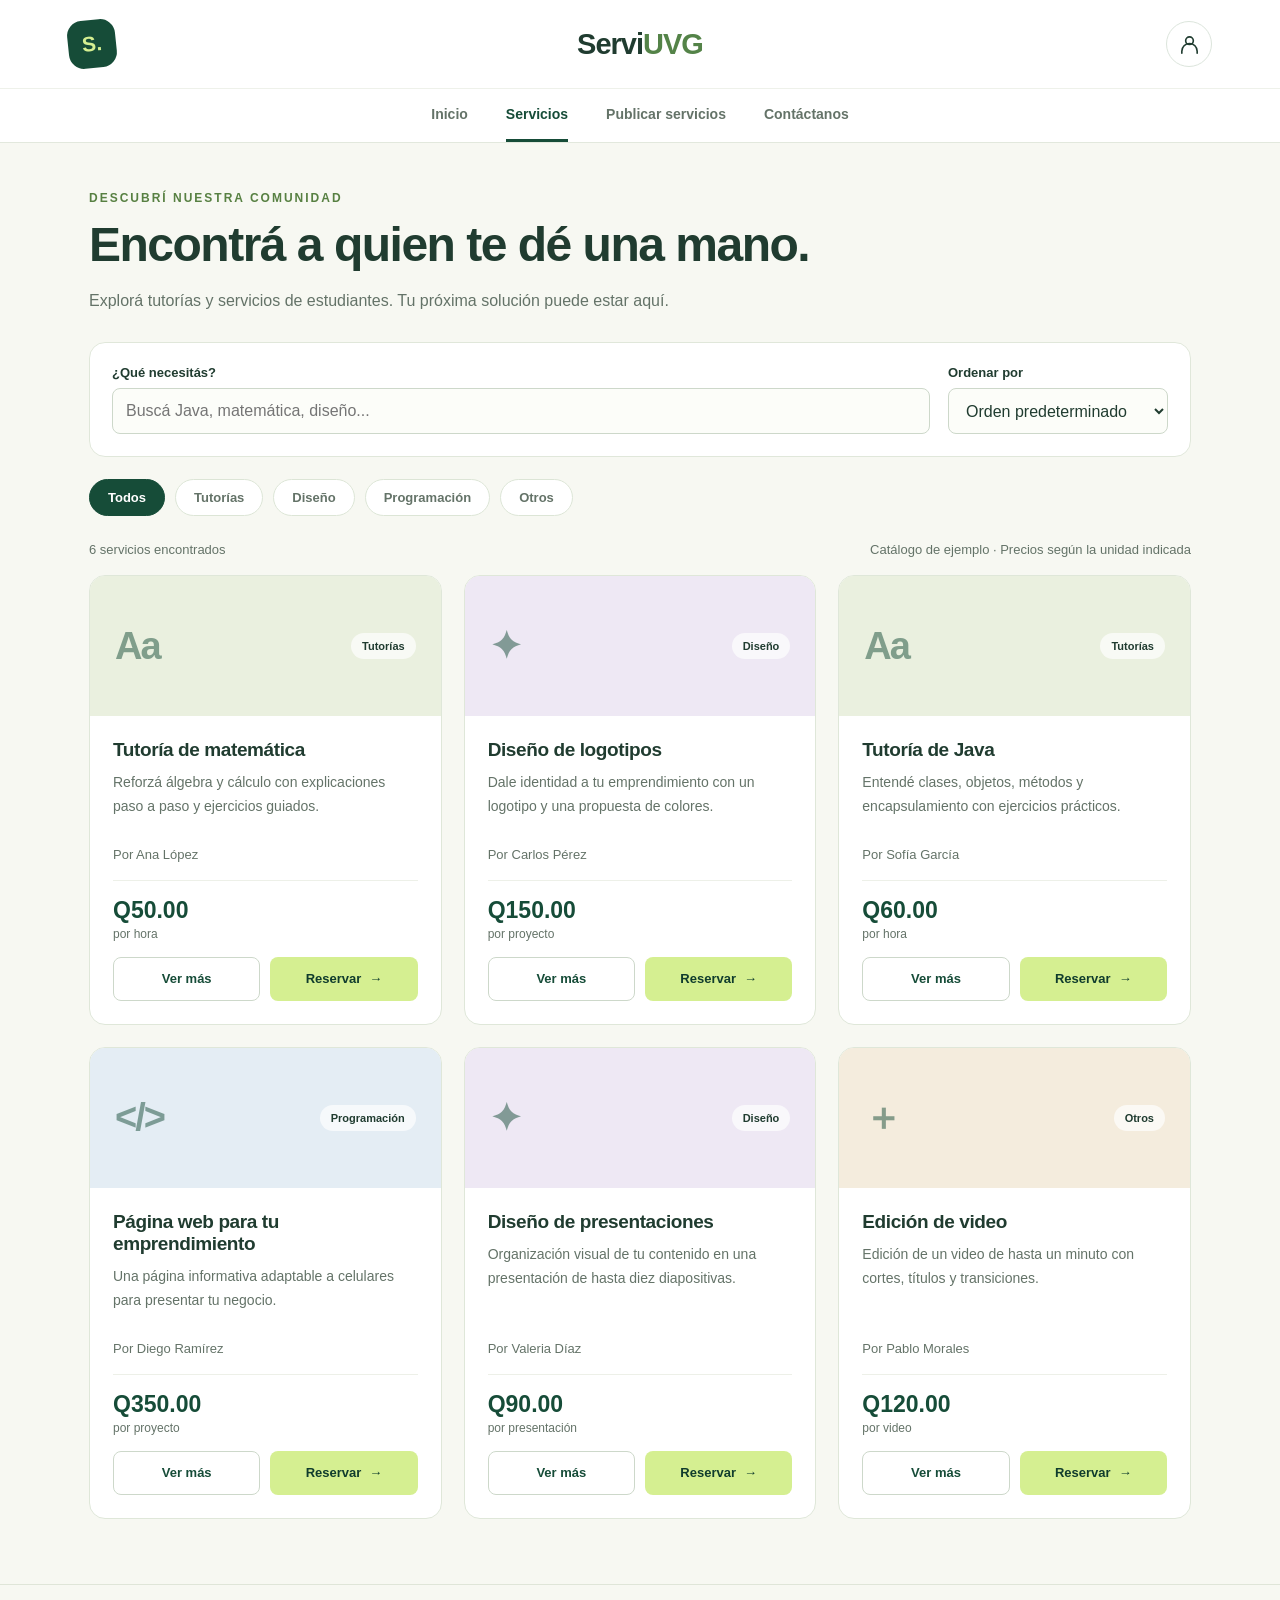
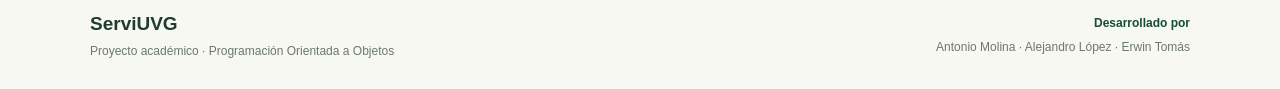
<file: backend/src/main/resources/static/servicios.html>
<!DOCTYPE html>
<html lang="es">
<head>
    <meta charset="UTF-8">
    <meta name="viewport" content="width=device-width, initial-scale=1.0">
    <title>Servicios | ServiUVG</title>

    <style>
        :root {
            --verde: #164c38;
            --verde-oscuro: #103c2d;
            --crema: #f7f8f2;
            --lima: #d5ef91;
            --texto: #203c30;
            --gris: #647368;
        }

        * {
            box-sizing: border-box;
        }

        body {
            margin: 0;
            font-family: "Segoe UI", Arial, sans-serif;
            background: var(--crema);
            color: var(--texto);
        }

        a {
            color: inherit;
            text-decoration: none;
        }

        button,
        input,
        select {
            font: inherit;
        }

        button {
            cursor: pointer;
        }

        :focus-visible {
            outline: 3px solid #82b649;
            outline-offset: 4px;
        }

        [hidden] {
            display: none !important;
        }

        /* HEADER: MISMO DISEÑO DEL INDEX */

        .encabezado {
            background: white;
        }

        .barra-superior {
            max-width: 1200px;
            margin: auto;
            padding: 20px 28px;
            display: grid;
            grid-template-columns: 1fr auto 1fr;
            align-items: center;
        }

        .logo {
            width: 48px;
            height: 48px;
            display: grid;
            place-items: center;
            border-radius: 15px;
            background: var(--verde);
            color: var(--lima);
            font-size: 21px;
            font-weight: 800;
            transform: rotate(-6deg);
            justify-self: start;
            transition:
                transform 0.3s ease,
                box-shadow 0.3s ease;
        }

        .logo:hover {
            transform: rotate(0deg) scale(1.08);
            box-shadow: 0 6px 18px #164c3825;
        }

        .nombre-sitio {
            font-size: 29px;
            font-weight: 800;
            letter-spacing: -1px;
        }

        .nombre-sitio span {
            color: #548348;
        }

        .perfil {
            justify-self: end;
            display: grid;
            place-items: center;
            width: 46px;
            height: 46px;
            border: 1px solid #dce5dc;
            border-radius: 50%;
            transition:
                transform 0.3s ease,
                background 0.3s ease,
                box-shadow 0.3s ease;
        }

        .perfil:hover {
            transform: translateY(-3px);
            background: #edf4e8;
            box-shadow: 0 5px 15px #164c3815;
        }

        .perfil svg {
            width: 23px;
            height: 23px;
        }

        /* NAVEGACIÓN */

        .navegacion {
            display: flex;
            justify-content: center;
            gap: 38px;
            padding: 0 20px;
            border-top: 1px solid #eef1ea;
            border-bottom: 1px solid #e2e8dd;
        }

        .navegacion a {
            position: relative;
            padding: 17px 0;
            font-size: 14px;
            font-weight: 600;
            color: var(--gris);
            border-bottom: 3px solid transparent;
            transition: color 0.25s ease;
        }

        .navegacion a:hover,
        .navegacion a[aria-current="page"] {
            color: var(--verde);
        }

        .navegacion a::after {
            content: "";
            position: absolute;
            bottom: -3px;
            left: 0;
            width: 100%;
            height: 3px;
            background: var(--verde);
            transform: scaleX(0);
            transform-origin: center;
            transition: transform 0.25s ease;
        }

        .navegacion a:hover::after,
        .navegacion a:focus-visible::after,
        .navegacion a[aria-current="page"]::after {
            transform: scaleX(1);
        }

        /* CONTENIDO */

        main {
            max-width: 1150px;
            min-height: 65vh;
            margin: auto;
            padding: 48px 24px 65px;
        }

        .introduccion {
            animation: aparecer 0.6s ease both;
        }

        .etiqueta {
            margin: 0 0 12px;
            color: #578042;
            text-transform: uppercase;
            letter-spacing: 2px;
            font-size: 12px;
            font-weight: 800;
        }

        h1 {
            margin: 0;
            font-size: clamp(32px, 5vw, 48px);
            line-height: 1.15;
            letter-spacing: -1.5px;
        }

        .descripcion {
            margin: 15px 0 28px;
            color: var(--gris);
            line-height: 1.7;
        }

        /* BÚSQUEDA Y FILTROS */

        .filtros {
            display: grid;
            grid-template-columns: 1fr 220px;
            gap: 18px;
            padding: 22px;
            border: 1px solid #e0e7da;
            border-radius: 16px;
            background: white;
            animation: aparecer 0.6s 0.1s ease both;
        }

        label {
            display: block;
            margin-bottom: 8px;
            font-size: 13px;
            font-weight: 700;
        }

        input,
        select {
            width: 100%;
            min-height: 46px;
            padding: 11px 13px;
            border: 1px solid #cdd8ca;
            border-radius: 8px;
            background: #fcfdf9;
            color: var(--texto);
            transition:
                border-color 0.2s,
                box-shadow 0.2s;
        }

        input:focus,
        select:focus {
            border-color: #578042;
            box-shadow: 0 0 0 3px #d5ef9140;
        }

        .categorias {
            display: flex;
            flex-wrap: wrap;
            gap: 10px;
            margin: 22px 0;
            animation: aparecer 0.6s 0.2s ease both;
        }

        .categoria-boton {
            padding: 10px 18px;
            border: 1px solid #dce5d6;
            border-radius: 30px;
            background: white;
            color: var(--gris);
            font-size: 13px;
            font-weight: 600;
            transition:
                background 0.2s,
                color 0.2s,
                transform 0.2s;
        }

        .categoria-boton:hover {
            transform: translateY(-2px);
            background: #edf3e5;
        }

        .categoria-boton[aria-pressed="true"] {
            background: var(--verde);
            color: white;
            border-color: var(--verde);
        }

        .informacion-resultados {
            display: flex;
            justify-content: space-between;
            gap: 12px;
            flex-wrap: wrap;
            margin: 26px 0 18px;
            color: var(--gris);
            font-size: 13px;
        }

        .informacion-resultados p {
            margin: 0;
        }

        /* TARJETAS */

        .servicios {
            display: grid;
            grid-template-columns: repeat(3, minmax(0, 1fr));
            gap: 22px;
        }

        .tarjeta {
            overflow: hidden;
            display: flex;
            flex-direction: column;
            min-width: 0;
            border: 1px solid #dfe7d9;
            border-radius: 16px;
            background: white;
            animation: aparecerTarjeta 0.5s ease backwards;
            transition:
                transform 0.25s,
                box-shadow 0.25s,
                border-color 0.25s;
        }

        .tarjeta:hover {
            transform: translateY(-6px);
            border-color: #b7cda7;
            box-shadow: 0 16px 32px #164c3812;
        }

        .tarjeta-portada {
            min-height: 140px;
            display: flex;
            justify-content: space-between;
            align-items: center;
            gap: 12px;
            padding: 25px;
            background: #eaf0df;
        }

        .tarjeta-portada.diseno {
            background: #eee8f4;
        }

        .tarjeta-portada.programacion {
            background: #e4edf4;
        }

        .tarjeta-portada.otros {
            background: #f4ecdd;
        }

        .simbolo {
            font-size: 38px;
            font-weight: 800;
            letter-spacing: -2px;
            color: #164c3880;
            transition: transform 0.35s ease;
        }

        .tarjeta:hover .simbolo {
            transform: rotate(-8deg) scale(1.12);
        }

        .etiqueta-categoria {
            padding: 7px 11px;
            border-radius: 20px;
            background: #ffffffb0;
            font-size: 11px;
            font-weight: 700;
        }

        .tarjeta-contenido {
            display: flex;
            flex-direction: column;
            flex: 1;
            padding: 23px;
        }

        .tarjeta h2 {
            margin: 0 0 10px;
            font-size: 19px;
            letter-spacing: -0.4px;
            overflow-wrap: anywhere;
        }

        .resumen {
            margin: 0 0 20px;
            color: var(--gris);
            font-size: 14px;
            line-height: 1.7;
        }

        .vendedor {
            margin: auto 0 18px;
            padding-top: 8px;
            color: var(--gris);
            font-size: 13px;
        }

        .tarjeta-pie {
            display: flex;
            flex-direction: column;
            gap: 16px;
            padding-top: 16px;
            border-top: 1px solid #edf0e8;
        }

        .precio {
            margin: 0;
            color: var(--verde);
            font-size: 23px;
            font-weight: 800;
        }

        .unidad {
            display: block;
            margin-top: 3px;
            color: var(--gris);
            font-size: 12px;
            font-weight: 400;
        }

        .acciones-servicio {
            display: grid;
            grid-template-columns: 1fr 1fr;
            gap: 10px;
        }

        /* BOTONES */

        .boton {
            display: inline-flex;
            align-items: center;
            justify-content: center;
            gap: 8px;
            min-height: 44px;
            padding: 11px 14px;
            border: 1px solid transparent;
            border-radius: 8px;
            background: var(--verde);
            color: white;
            font-size: 13px;
            font-weight: 700;
            transition:
                transform 0.2s ease,
                background 0.2s ease,
                box-shadow 0.2s ease;
        }

        .boton:hover {
            transform: translateY(-2px);
            background: #26724e;
            box-shadow: 0 6px 14px #164c3815;
        }

        .boton:active {
            transform: scale(0.97);
        }

        .boton-detalles {
            background: white;
            color: var(--verde);
            border-color: #cdd8ca;
        }

        .boton-detalles:hover {
            background: #edf3e5;
        }

        .boton-reservar {
            background: var(--lima);
            color: var(--verde-oscuro);
        }

        .boton-reservar:hover {
            background: #c4e47c;
        }

        .flecha {
            transition: transform 0.2s ease;
        }

        .boton:hover .flecha {
            transform: translateX(3px);
        }

        .reservar-detalle {
            width: 100%;
            margin-top: 22px;
        }

        /* SIN RESULTADOS */

        .vacio {
            padding: 50px 20px;
            text-align: center;
            border: 1px dashed #b9cbb1;
            border-radius: 15px;
        }

        .vacio h2 {
            margin-top: 0;
        }

        .vacio p {
            color: var(--gris);
            line-height: 1.7;
        }

        /* VENTANAS DE DETALLES Y RESERVA */

        dialog {
            width: min(510px, calc(100% - 32px));
            max-height: 85vh;
            overflow-y: auto;
            padding: 30px;
            border: 0;
            border-radius: 18px;
            color: var(--texto);
            background: white;
            box-shadow: 0 25px 80px #00000030;
        }

        dialog[open] {
            animation: abrirVentana 0.25s ease both;
        }

        dialog::backdrop {
            background: #10281ecc;
        }

        .cerrar {
            display: block;
            min-height: 40px;
            margin-left: auto;
            padding: 8px 12px;
            border: 1px solid #dce5d6;
            border-radius: 8px;
            background: white;
            color: var(--verde);
            transition: background 0.2s;
        }

        .cerrar:hover {
            background: #edf3e5;
        }

        dialog h2 {
            margin: 20px 0 12px;
            font-size: 26px;
            overflow-wrap: anywhere;
        }

        .detalle-texto {
            color: var(--gris);
            line-height: 1.8;
        }

        .aviso {
            margin-top: 20px;
            padding: 14px;
            border-radius: 8px;
            background: #f0f4e9;
            font-size: 13px;
            line-height: 1.7;
        }

        .pasos-reserva {
            padding-left: 22px;
            color: var(--gris);
            font-size: 14px;
            line-height: 1.8;
        }

        .pasos-reserva li {
            margin-bottom: 9px;
        }

        /* FOOTER: MISMO DISEÑO DEL INDEX */

        footer {
            border-top: 1px solid #dfe5d8;
            padding: 28px;
        }

        .contenido-footer {
            max-width: 1100px;
            margin: auto;
            display: flex;
            justify-content: space-between;
            align-items: center;
            gap: 24px;
        }

        .marca-footer {
            margin: 0 0 6px;
            font-size: 19px;
            font-weight: 800;
        }

        .detalle-footer {
            margin: 0;
            color: #6c786e;
            font-size: 12px;
            line-height: 1.7;
        }

        .equipo {
            text-align: right;
        }

        .equipo strong {
            display: block;
            margin-bottom: 7px;
            font-size: 12px;
            color: var(--verde);
        }

        /* ANIMACIONES */

        @keyframes aparecer {
            from {
                opacity: 0;
                transform: translateY(20px);
            }

            to {
                opacity: 1;
                transform: translateY(0);
            }
        }

        @keyframes aparecerTarjeta {
            from {
                opacity: 0;
                transform: translateY(22px) scale(0.98);
            }

            to {
                opacity: 1;
                transform: translateY(0) scale(1);
            }
        }

        @keyframes abrirVentana {
            from {
                opacity: 0;
                transform: translateY(15px) scale(0.96);
            }

            to {
                opacity: 1;
                transform: translateY(0) scale(1);
            }
        }

        /* DISEÑO RESPONSIVE */

        @media (max-width: 900px) {
            .servicios {
                grid-template-columns: repeat(2, minmax(0, 1fr));
            }
        }

        @media (max-width: 600px) {
            .barra-superior {
                padding: 16px;
            }

            .nombre-sitio {
                font-size: 25px;
            }

            .logo {
                width: 40px;
                height: 40px;
                font-size: 18px;
            }

            .perfil {
                width: 40px;
                height: 40px;
            }

            .navegacion {
                gap: 0;
                justify-content: space-around;
                padding: 0 8px;
            }

            .navegacion a {
                font-size: 12px;
            }

            main {
                padding: 32px 18px 45px;
            }

            .filtros,
            .servicios {
                grid-template-columns: 1fr;
            }

            .filtros {
                padding: 18px;
            }

            .contenido-footer {
                flex-direction: column;
                text-align: center;
            }

            .equipo {
                text-align: center;
            }

            dialog {
                padding: 23px;
            }
        }

        @media (prefers-reduced-motion: reduce) {
            *,
            *::before,
            *::after {
                animation: none !important;
                transition: none !important;
            }
        }
    </style>
</head>

<body>
    <header class="encabezado">
        <div class="barra-superior">
            <a
                class="logo"
                href="index.html"
                aria-label="ServiUVG: inicio"
            >
                S.
            </a>

            <a class="nombre-sitio" href="index.html">
                Servi<span>UVG</span>
            </a>

            <a
                class="perfil"
                href="perfil.html"
                aria-label="Mi perfil"
            >
                <svg
                    viewBox="0 0 24 24"
                    fill="none"
                    stroke="currentColor"
                    stroke-width="1.7"
                    stroke-linecap="round"
                    aria-hidden="true"
                >
                    <circle cx="12" cy="8" r="4"></circle>
                    <path d="M4 21v-2a8 8 0 0 1 16 0v2"></path>
                </svg>
            </a>
        </div>

        <nav class="navegacion" aria-label="Navegación principal">
            <a href="index.html">Inicio</a>
            <a href="servicios.html" aria-current="page">Servicios</a>
            <a href="publicar.html">Publicar servicios</a>
            <a href="contacto.html">Contáctanos</a>
        </nav>
    </header>

    <main>
        <section class="introduccion" aria-labelledby="titulo">
            <p class="etiqueta">Descubrí nuestra comunidad</p>

            <h1 id="titulo">Encontrá a quien te dé una mano.</h1>

            <p class="descripcion">
                Explorá tutorías y servicios de estudiantes.
                Tu próxima solución puede estar aquí.
            </p>
        </section>

        <section aria-label="Buscar y filtrar servicios">
            <div class="filtros">
                <div>
                    <label for="busqueda">¿Qué necesitás?</label>
                    <input
                        type="search"
                        id="busqueda"
                        placeholder="Buscá Java, matemática, diseño..."
                    >
                </div>

                <div>
                    <label for="orden">Ordenar por</label>
                    <select id="orden">
                        <option value="original">
                            Orden predeterminado
                        </option>
                        <option value="menor">
                            Precio: menor a mayor
                        </option>
                        <option value="mayor">
                            Precio: mayor a menor
                        </option>
                    </select>
                </div>
            </div>

            <div
                class="categorias"
                role="group"
                aria-label="Categorías"
            >
                <button
                    type="button"
                    class="categoria-boton"
                    data-categoria="todos"
                    aria-pressed="true"
                >
                    Todos
                </button>

                <button
                    type="button"
                    class="categoria-boton"
                    data-categoria="tutorias"
                    aria-pressed="false"
                >
                    Tutorías
                </button>

                <button
                    type="button"
                    class="categoria-boton"
                    data-categoria="diseno"
                    aria-pressed="false"
                >
                    Diseño
                </button>

                <button
                    type="button"
                    class="categoria-boton"
                    data-categoria="programacion"
                    aria-pressed="false"
                >
                    Programación
                </button>

                <button
                    type="button"
                    class="categoria-boton"
                    data-categoria="otros"
                    aria-pressed="false"
                >
                    Otros
                </button>
            </div>
        </section>

        <div class="informacion-resultados">
            <p
                id="contador"
                role="status"
                aria-live="polite"
            ></p>

            <p>
                Catálogo de ejemplo · Precios según la unidad indicada
            </p>
        </div>

        <section
            id="lista-servicios"
            class="servicios"
            aria-label="Servicios disponibles"
        ></section>

        <section id="sin-resultados" class="vacio" hidden>
            <h2>No encontramos coincidencias</h2>
            <p>
                Probá otra palabra o elegí una categoría diferente.
            </p>

            <button type="button" id="limpiar" class="boton">
                Limpiar filtros
            </button>
        </section>

        <noscript>
            Activá JavaScript para ver el catálogo y usar los filtros.
        </noscript>
    </main>

    <!-- VENTANA: VER MÁS -->

    <dialog
        id="detalle"
        aria-labelledby="detalle-titulo"
    >
        <form method="dialog">
            <button class="cerrar" autofocus>
                Cerrar ✕
            </button>
        </form>

        <h2 id="detalle-titulo"></h2>
        <p id="detalle-categoria" class="etiqueta"></p>
        <p id="detalle-descripcion" class="detalle-texto"></p>
        <p id="detalle-vendedor" class="detalle-texto"></p>
        <p id="detalle-precio" class="precio"></p>

        <button
            type="button"
            id="reservar-desde-detalle"
            class="boton boton-reservar reservar-detalle"
        >
            Reservar este servicio
            <span class="flecha" aria-hidden="true">→</span>
        </button>

        <p class="aviso">
            Publicación de ejemplo. Las reservas todavía no están
            habilitadas.
        </p>
    </dialog>

    <!-- VENTANA: RESERVAR -->

    <dialog
        id="reserva"
        aria-labelledby="reserva-titulo"
    >
        <form method="dialog">
            <button class="cerrar" autofocus>
                Cerrar ✕
            </button>
        </form>

        <h2 id="reserva-titulo">Reservar servicio</h2>
        <p id="reserva-servicio" class="detalle-texto"></p>
        <p id="reserva-precio" class="precio"></p>

        <h3>¿Cómo funcionará?</h3>

        <ol class="pasos-reserva">
            <li>Iniciá sesión con tu cuenta.</li>
            <li>Indicá qué necesitás y la fecha deseada.</li>
            <li>Enviá tu solicitud al proveedor.</li>
            <li>Esperá que el proveedor confirme su disponibilidad.</li>
        </ol>

        <p class="aviso">
            Esta es una demostración. Todavía no se envían solicitudes,
            no se guardan reservas y no se realizan cobros.
        </p>
    </dialog>

    <!-- FOOTER -->

    <footer>
        <div class="contenido-footer">
            <div>
                <p class="marca-footer">ServiUVG</p>

                <p class="detalle-footer">
                    Proyecto académico · Programación Orientada a Objetos
                </p>
            </div>

            <div class="equipo">
                <strong>Desarrollado por</strong>

                <p class="detalle-footer">
                    Antonio Molina · Alejandro López · Erwin Tomás
                </p>
            </div>
        </div>
    </footer>

    <script>
        /*
         * DATOS DE EJEMPLO
         * Más adelante esta lista se obtendrá desde Java.
         */
        const servicios = [
            {
                id: 1,
                titulo: "Tutoría de matemática",
                categoria: "tutorias",
                descripcion:
                    "Reforzá álgebra y cálculo con explicaciones paso a paso y ejercicios guiados.",
                detalle:
                    "Sesión individual para repasar álgebra, funciones o cálculo. Compartí los temas que querés practicar para preparar ejercicios acordes a tus dudas.",
                vendedor: "Ana López",
                precio: 50,
                unidad: "por hora"
            },
            {
                id: 2,
                titulo: "Diseño de logotipos",
                categoria: "diseno",
                descripcion:
                    "Dale identidad a tu emprendimiento con un logotipo y una propuesta de colores.",
                detalle:
                    "Diseño de un logotipo para tu emprendimiento. Incluye una propuesta inicial, una ronda de ajustes y entrega del diseño en PNG y PDF.",
                vendedor: "Carlos Pérez",
                precio: 150,
                unidad: "por proyecto"
            },
            {
                id: 3,
                titulo: "Tutoría de Java",
                categoria: "tutorias",
                descripcion:
                    "Entendé clases, objetos, métodos y encapsulamiento con ejercicios prácticos.",
                detalle:
                    "Sesión de acompañamiento para comprender programación orientada a objetos en Java. Trabajaremos con ejemplos y ejercicios para que desarrollés tus propias soluciones.",
                vendedor: "Sofía García",
                precio: 60,
                unidad: "por hora"
            },
            {
                id: 4,
                titulo: "Página web para tu emprendimiento",
                categoria: "programacion",
                descripcion:
                    "Una página informativa adaptable a celulares para presentar tu negocio.",
                detalle:
                    "Creación de una página informativa con presentación del negocio, servicios y datos de contacto. Incluye diseño adaptable a celulares. No incluye dominio, alojamiento ni tienda en línea.",
                vendedor: "Diego Ramírez",
                precio: 350,
                unidad: "por proyecto"
            },
            {
                id: 5,
                titulo: "Diseño de presentaciones",
                categoria: "diseno",
                descripcion:
                    "Organización visual de tu contenido en una presentación de hasta diez diapositivas.",
                detalle:
                    "Diseño de hasta diez diapositivas usando el contenido que proporcionés. Incluye organización visual, tipografía y colores. Entrega en formato editable y PDF.",
                vendedor: "Valeria Díaz",
                precio: 90,
                unidad: "por presentación"
            },
            {
                id: 6,
                titulo: "Edición de video",
                categoria: "otros",
                descripcion:
                    "Edición de un video de hasta un minuto con cortes, títulos y transiciones.",
                detalle:
                    "Edición de un video de hasta un minuto a partir de tus grabaciones. Incluye selección de tomas, cortes, títulos y transiciones sencillas, con una ronda de ajustes.",
                vendedor: "Pablo Morales",
                precio: 120,
                unidad: "por video"
            }
        ];

        const categorias = {
            tutorias: {
                nombre: "Tutorías",
                simbolo: "Aa"
            },
            diseno: {
                nombre: "Diseño",
                simbolo: "✦"
            },
            programacion: {
                nombre: "Programación",
                simbolo: "</>"
            },
            otros: {
                nombre: "Otros",
                simbolo: "＋"
            }
        };

        const lista = document.getElementById("lista-servicios");
        const buscador = document.getElementById("busqueda");
        const orden = document.getElementById("orden");
        const contador = document.getElementById("contador");
        const sinResultados = document.getElementById("sin-resultados");

        const botonesCategoria =
            document.querySelectorAll(".categoria-boton");

        const detalle = document.getElementById("detalle");
        const ventanaReserva = document.getElementById("reserva");

        let servicioSeleccionado = null;
        let botonOrigen = null;

        /*
         * Reconoce el enlace del index:
         * servicios.html?categoria=tutorias
         */
        const parametros = new URLSearchParams(window.location.search);
        const categoriaURL = parametros.get("categoria");

        let categoriaActual =
            Object.hasOwn(categorias, categoriaURL)
                ? categoriaURL
                : "todos";

        function normalizar(texto) {
            return texto
                .toLowerCase()
                .normalize("NFD")
                .replace(/[\u0300-\u036f]/g, "");
        }

        function precioFormateado(precio) {
            return "Q" + precio.toFixed(2);
        }

        /*
         * Insertamos el contenido como texto, no como HTML.
         */
        function crearElemento(etiqueta, clase, texto) {
            const elemento = document.createElement(etiqueta);

            if (clase) {
                elemento.className = clase;
            }

            if (texto !== undefined) {
                elemento.textContent = texto;
            }

            return elemento;
        }

        function mostrarDetalle(servicio, origen) {
            servicioSeleccionado = servicio;
            botonOrigen = origen;

            document.getElementById("detalle-titulo").textContent =
                servicio.titulo;

            document.getElementById("detalle-categoria").textContent =
                categorias[servicio.categoria].nombre;

            document.getElementById("detalle-descripcion").textContent =
                servicio.detalle || servicio.descripcion;

            document.getElementById("detalle-vendedor").textContent =
                "Ofrecido por: " + servicio.vendedor +
                " · Perfil de ejemplo";

            document.getElementById("detalle-precio").textContent =
                precioFormateado(servicio.precio) +
                " " + servicio.unidad;

            detalle.showModal();
        }

        function abrirReserva(servicio, origen) {
            if (!servicio) return;

            if (origen) {
                botonOrigen = origen;
            }

            if (detalle.open) {
                detalle.close();
            }

            document.getElementById("reserva-servicio").textContent =
                servicio.titulo +
                " · Ofrecido por " + servicio.vendedor;

            document.getElementById("reserva-precio").textContent =
                precioFormateado(servicio.precio) +
                " " + servicio.unidad;

            ventanaReserva.showModal();
        }

        /*
         * Al cerrar una ventana devolvemos el foco al botón
         * de la tarjeta, salvo que haya otra ventana abierta.
         */
        function restaurarFoco() {
            if (!detalle.open && !ventanaReserva.open) {
                if (botonOrigen && botonOrigen.isConnected) {
                    botonOrigen.focus();
                }
            }
        }

        detalle.addEventListener("close", restaurarFoco);
        ventanaReserva.addEventListener("close", restaurarFoco);

        document.getElementById("reservar-desde-detalle")
            .addEventListener("click", () => {
                abrirReserva(servicioSeleccionado);
            });

        function crearTarjeta(servicio, indice, animar) {
            const categoria = categorias[servicio.categoria];

            const tarjeta = crearElemento("article", "tarjeta");

            if (animar) {
                tarjeta.style.animationDelay = (indice * 0.07) + "s";
            } else {
                // Evita repetir animaciones en cada tecla de búsqueda.
                tarjeta.style.animation = "none";
            }

            const portada = crearElemento(
                "div",
                "tarjeta-portada " + servicio.categoria
            );

            const simbolo = crearElemento(
                "span",
                "simbolo",
                categoria.simbolo
            );

            simbolo.setAttribute("aria-hidden", "true");

            const etiqueta = crearElemento(
                "span",
                "etiqueta-categoria",
                categoria.nombre
            );

            portada.append(simbolo, etiqueta);

            const contenido = crearElemento(
                "div",
                "tarjeta-contenido"
            );

            contenido.append(
                crearElemento("h2", "", servicio.titulo),
                crearElemento("p", "resumen", servicio.descripcion),
                crearElemento(
                    "p",
                    "vendedor",
                    "Por " + servicio.vendedor
                )
            );

            const pie = crearElemento("div", "tarjeta-pie");

            const precio = crearElemento(
                "p",
                "precio",
                precioFormateado(servicio.precio)
            );

            precio.append(
                crearElemento("span", "unidad", servicio.unidad)
            );

            const acciones = crearElemento(
                "div",
                "acciones-servicio"
            );

            const botonDetalles = crearElemento(
                "button",
                "boton boton-detalles",
                "Ver más"
            );

            botonDetalles.type = "button";

            botonDetalles.setAttribute(
                "aria-label",
                "Ver más sobre " + servicio.titulo
            );

            botonDetalles.addEventListener("click", () => {
                mostrarDetalle(servicio, botonDetalles);
            });

            const botonReservar = crearElemento(
                "button",
                "boton boton-reservar",
                "Reservar"
            );

            botonReservar.type = "button";

            botonReservar.setAttribute(
                "aria-label",
                "Reservar " + servicio.titulo
            );

            const flecha = crearElemento("span", "flecha", "→");
            flecha.setAttribute("aria-hidden", "true");
            botonReservar.append(flecha);

            botonReservar.addEventListener("click", () => {
                abrirReserva(servicio, botonReservar);
            });

            acciones.append(botonDetalles, botonReservar);
            pie.append(precio, acciones);
            contenido.append(pie);
            tarjeta.append(portada, contenido);

            return tarjeta;
        }

        function mostrarServicios(animar = false) {
            const texto = normalizar(buscador.value.trim());

            const resultados = servicios.filter(servicio => {
                const coincideCategoria =
                    categoriaActual === "todos" ||
                    servicio.categoria === categoriaActual;

                const contenido = normalizar(
                    servicio.titulo + " " +
                    servicio.descripcion + " " +
                    servicio.vendedor + " " +
                    categorias[servicio.categoria].nombre
                );

                return coincideCategoria && contenido.includes(texto);
            });

            if (orden.value === "menor") {
                resultados.sort((a, b) => a.precio - b.precio);
            } else if (orden.value === "mayor") {
                resultados.sort((a, b) => b.precio - a.precio);
            }

            lista.replaceChildren();

            resultados.forEach((servicio, indice) => {
                lista.append(
                    crearTarjeta(servicio, indice, animar)
                );
            });

            contador.textContent =
                resultados.length === 1
                    ? "1 servicio encontrado"
                    : resultados.length + " servicios encontrados";

            sinResultados.hidden = resultados.length > 0;

            botonesCategoria.forEach(boton => {
                boton.setAttribute(
                    "aria-pressed",
                    String(
                        boton.dataset.categoria === categoriaActual
                    )
                );
            });
        }

        buscador.addEventListener("input", () => {
            mostrarServicios();
        });

        orden.addEventListener("change", () => {
            mostrarServicios();
        });

        botonesCategoria.forEach(boton => {
            boton.addEventListener("click", () => {
                categoriaActual = boton.dataset.categoria;
                mostrarServicios(true);
            });
        });

        document.getElementById("limpiar")
            .addEventListener("click", () => {
                buscador.value = "";
                orden.value = "original";
                categoriaActual = "todos";

                mostrarServicios(true);
                buscador.focus();
            });

        mostrarServicios(true);
    </script>
</body>
</html>
</file>
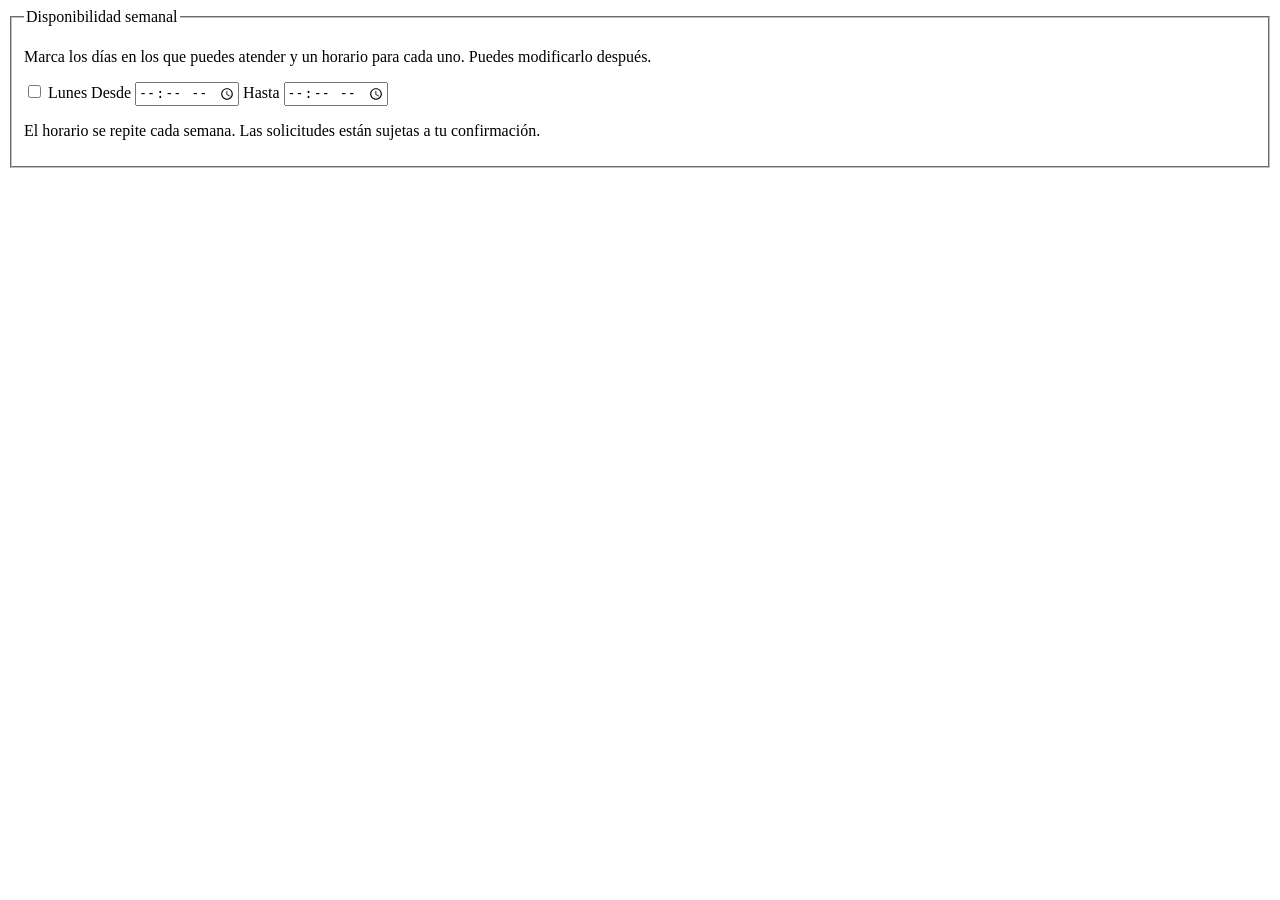
<file: src/main/resources/templates/fragments/horario.html>
<!DOCTYPE html>
<html lang="es" xmlns:th="http://www.thymeleaf.org">
<body>
<fieldset class="horario-semanal" th:fragment="selector(horario)" data-horario-semanal>
    <legend>Disponibilidad semanal</legend>
    <p>Marca los días en los que puedes atender y un horario para cada uno. Puedes modificarlo después.</p>
    <div class="fila-horario" th:each="dia, iter : ${horario.dias}">
        <label class="nombre-dia" th:for="|dia-${iter.index}|">
            <input type="checkbox" th:id="|dia-${iter.index}|"
                   th:name="|dias[${iter.index}].activo|" value="true" th:checked="${dia.activo}">
            <span th:text="${#strings.capitalize(dia.etiqueta)}">Lunes</span>
        </label>
        <label class="hora-dia" th:for="|inicio-${iter.index}|">Desde
            <input type="time" th:id="|inicio-${iter.index}|"
                   th:name="|dias[${iter.index}].horaInicio|" th:value="${dia.horaInicio}">
        </label>
        <label class="hora-dia" th:for="|fin-${iter.index}|">Hasta
            <input type="time" th:id="|fin-${iter.index}|"
                   th:name="|dias[${iter.index}].horaFin|" th:value="${dia.horaFin}">
        </label>
    </div>
    <p class="nota-horario">El horario se repite cada semana. Las solicitudes están sujetas a tu confirmación.</p>
</fieldset>
</body>
</html>
</file>
